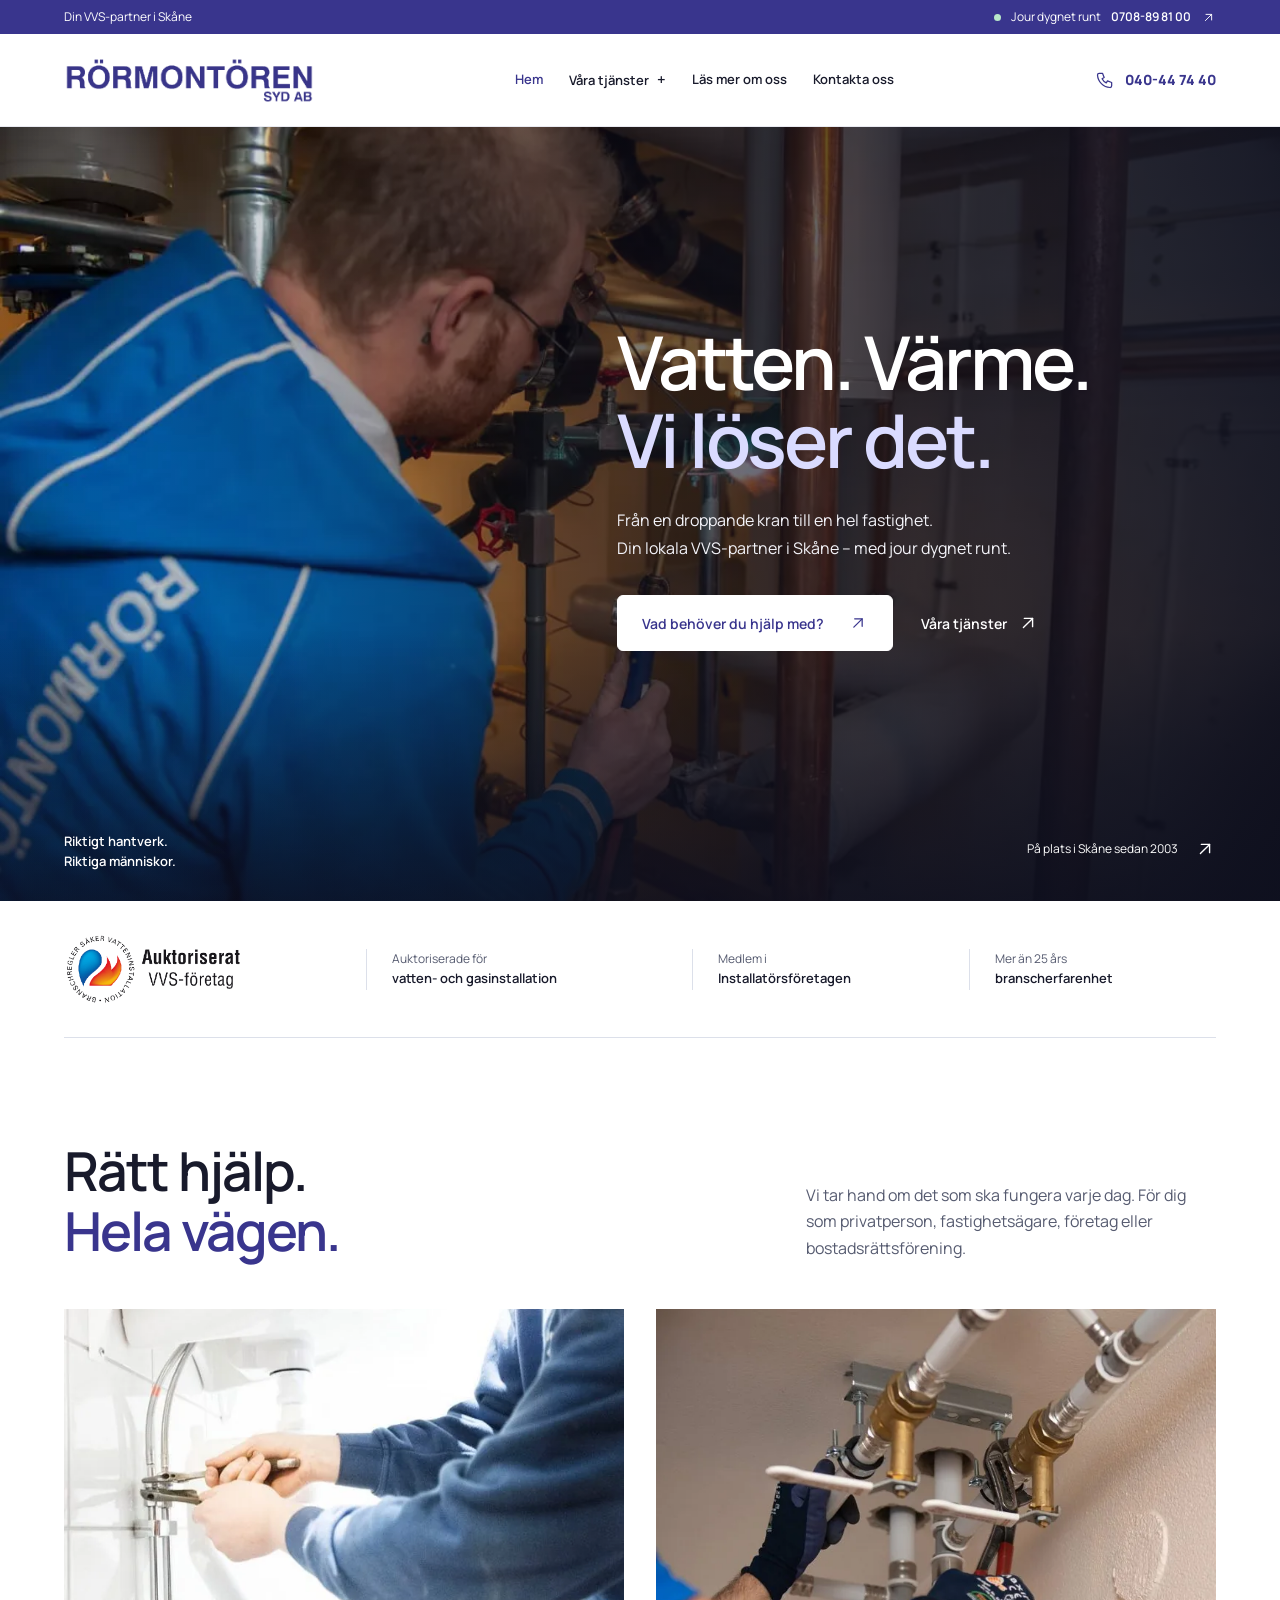
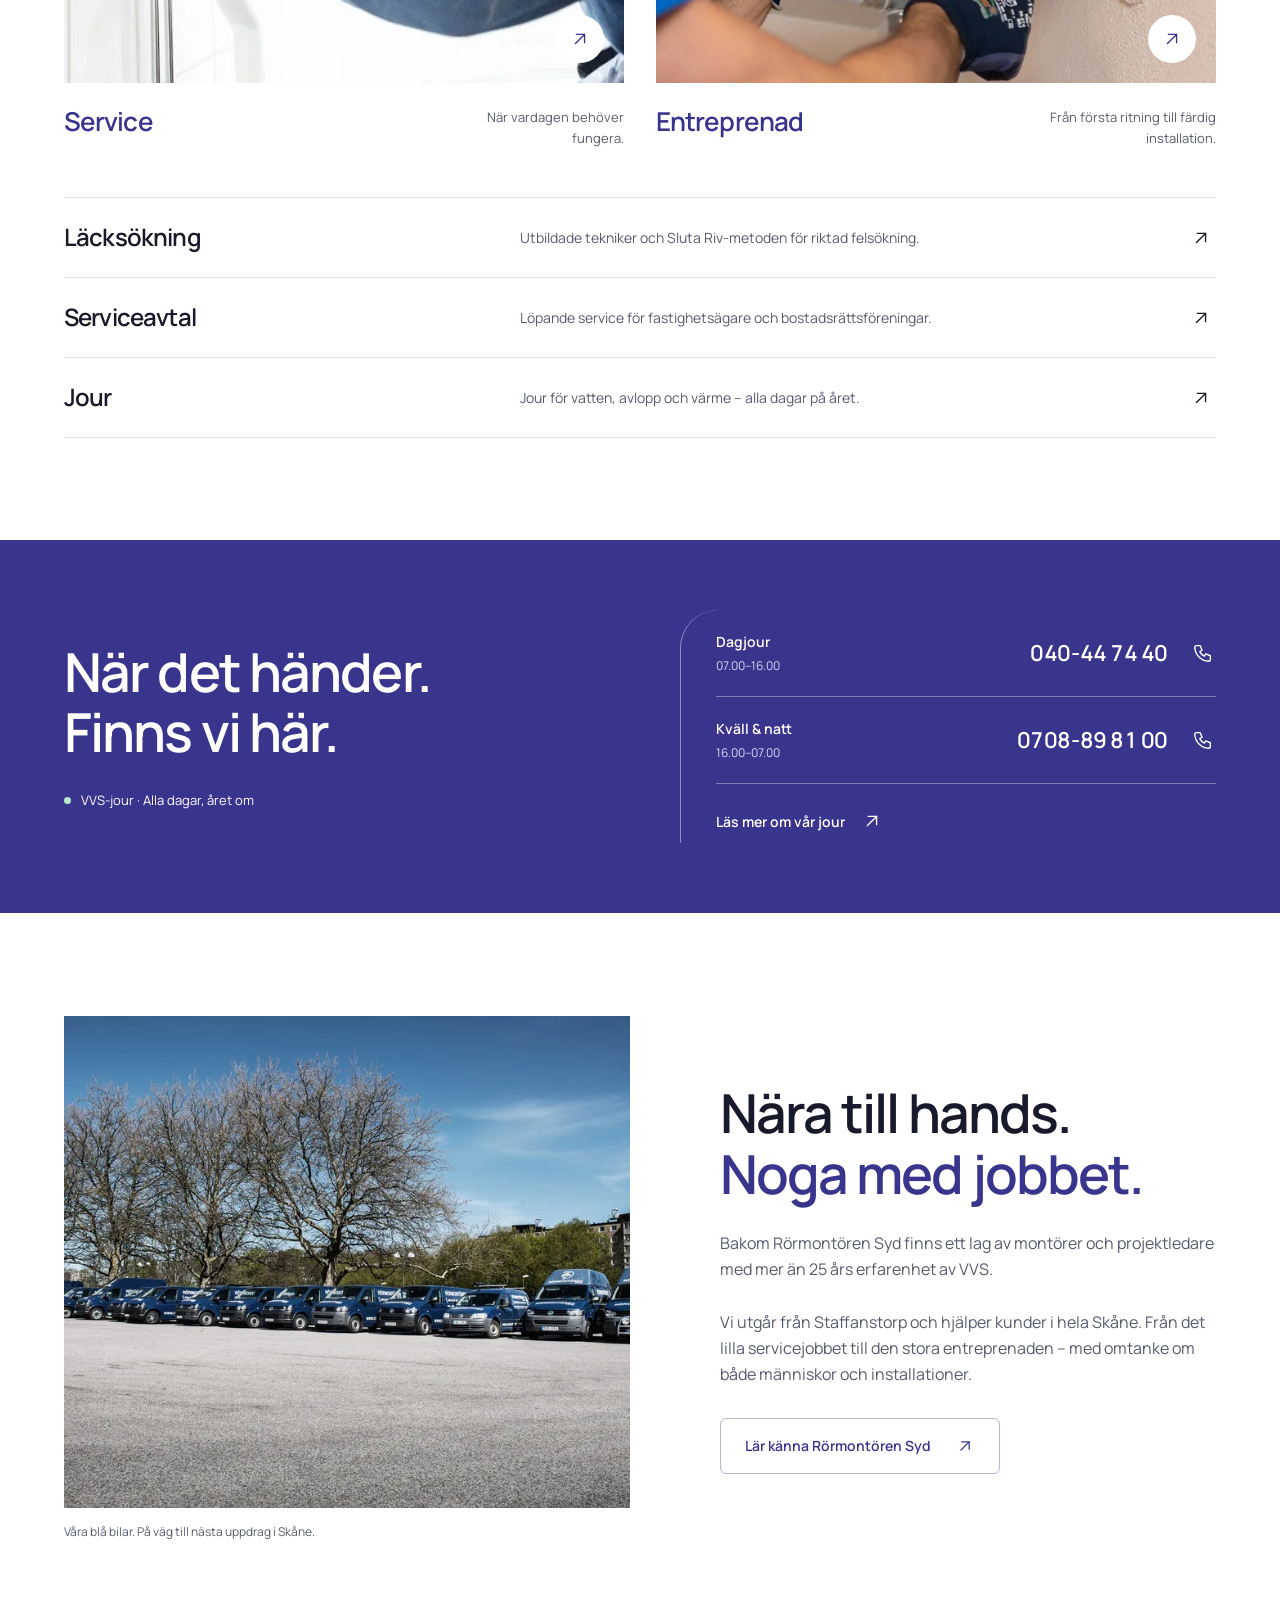
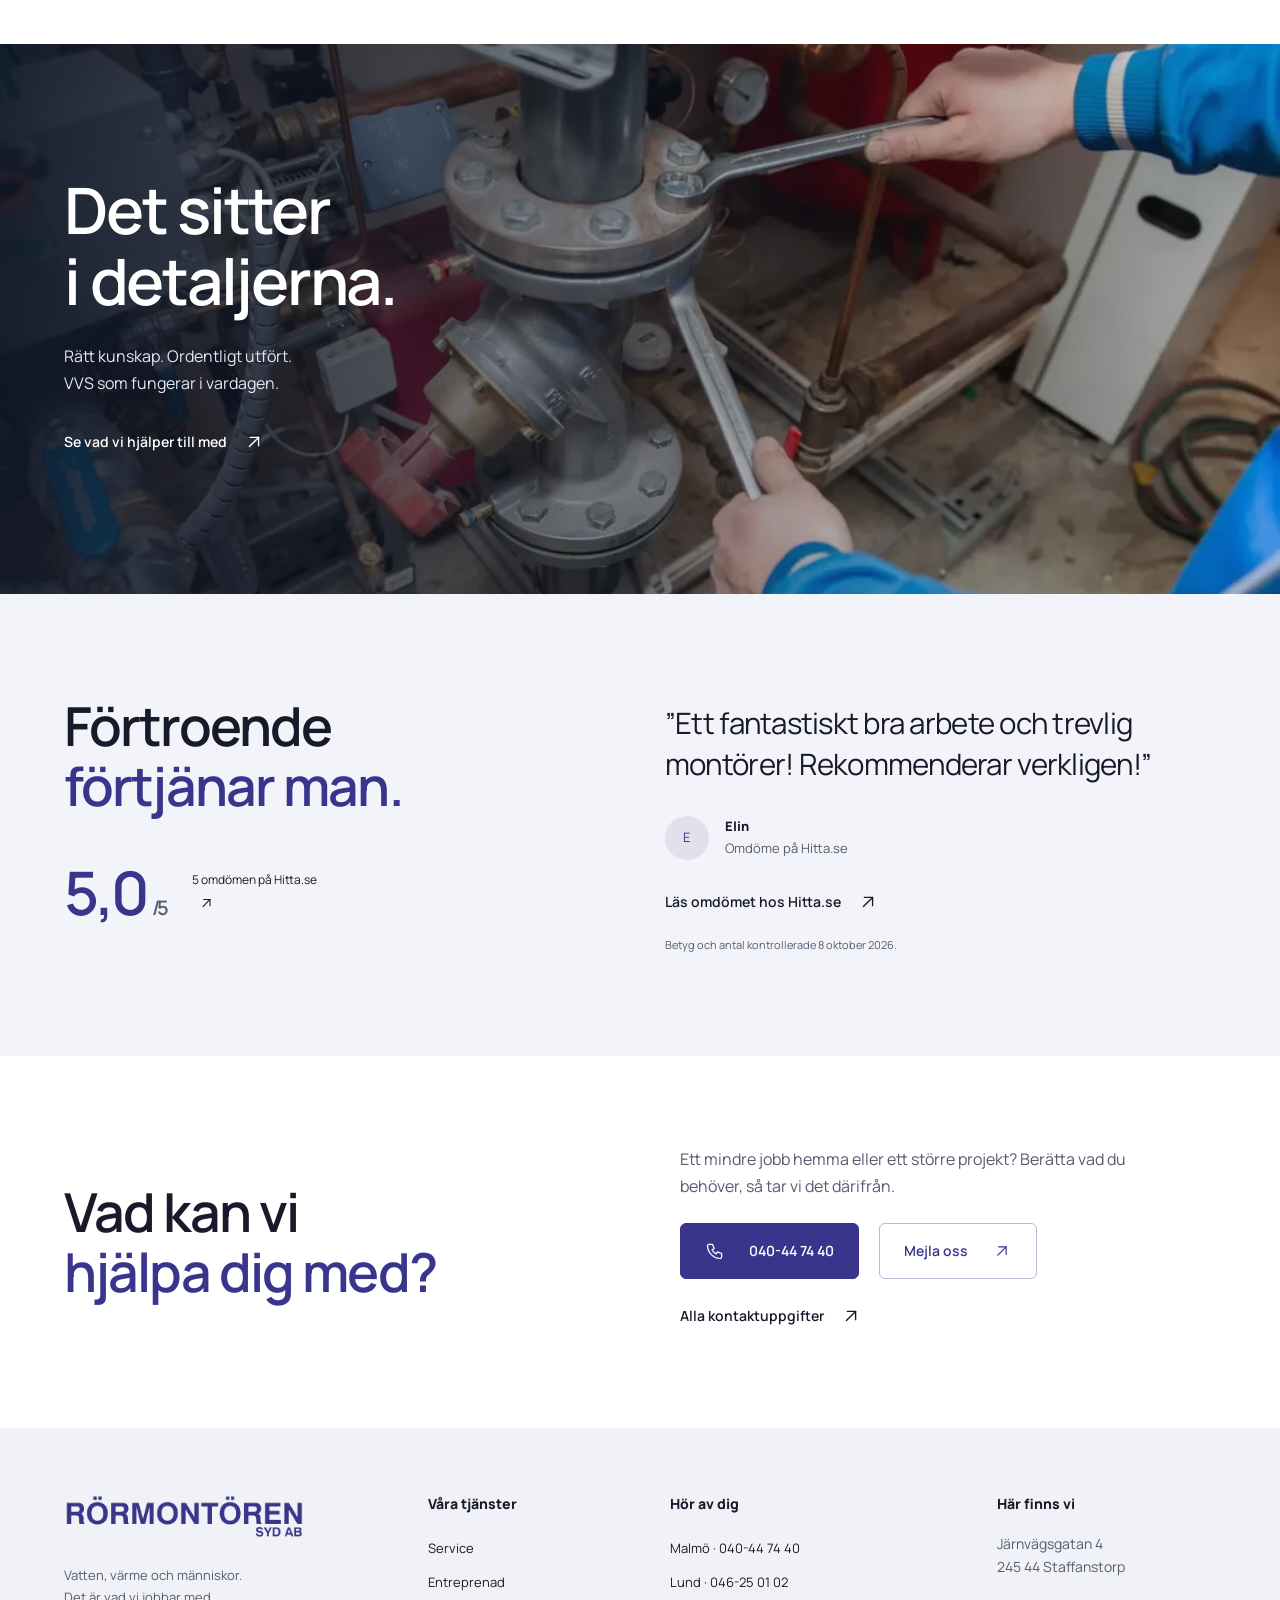
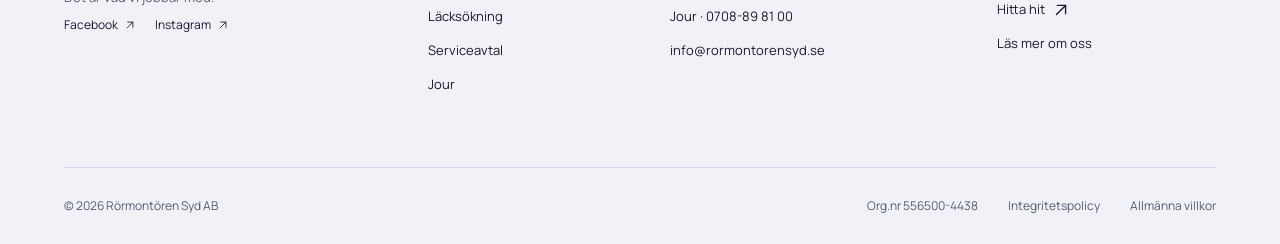
<file: index.html>
<!doctype html><html lang="sv"><head><meta charset="utf-8"><meta name="viewport" content="width=device-width, initial-scale=1"><title>VVS i Skåne – service, entreprenad & jour | Rörmontören Syd</title><meta name="description" content="Rörmontören Syd hjälper dig med VVS-service, installation, läcksökning och jour i Skåne. Kontakta våra montörer i Staffanstorp, Malmö och Lund."><meta name="robots" content="noindex, nofollow"><meta name="theme-color" content="#35358b"><link rel="canonical" href="https://rormontoren-syd-design.carlzzon121.chatgpt.site/"><meta property="og:locale" content="sv_SE"><meta property="og:type" content="website"><meta property="og:title" content="VVS i Skåne – service, entreprenad & jour | Rörmontören Syd"><meta property="og:description" content="Rörmontören Syd hjälper dig med VVS-service, installation, läcksökning och jour i Skåne. Kontakta våra montörer i Staffanstorp, Malmö och Lund."><meta property="og:url" content="https://rormontoren-syd-design.carlzzon121.chatgpt.site/"><meta property="og:image" content="https://rormontoren-syd-design.carlzzon121.chatgpt.site/assets/montor-1200.webp"><link rel="icon" href="assets/favicon.svg" type="image/svg+xml"><link rel="preload" href="assets/manrope-400.ttf" as="font" type="font/ttf" crossorigin><link rel="stylesheet" href="styles.css"><script src="app.js" defer></script><script type="application/ld+json">{"@context":"https://schema.org","@type":"Plumber","name":"Rörmontören Syd AB","url":"https://rormontorensyd.se/","telephone":"+4640447440","email":"info@rormontorensyd.se","address":{"@type":"PostalAddress","streetAddress":"Järnvägsgatan 4","postalCode":"245 44","addressLocality":"Staffanstorp","addressCountry":"SE"},"areaServed":"Skåne","image":"https://rormontoren-syd-design.carlzzon121.chatgpt.site/assets/montor-1200.webp"}</script></head><body><a class="skip" href="#main">Hoppa till innehåll</a>
 <div class="utility"><div class="wrap utility-inner"><span>Din VVS-partner i Skåne</span><a href="jour/index.html"><span class="status-dot" aria-hidden="true"></span>Jour dygnet runt <strong>0708-89 81 00</strong><svg class="icon" aria-hidden="true" viewBox="0 0 24 24">
  <path stroke="none" d="M0 0h24v24H0z" fill="none"/>
  <path d="M17 7l-10 10" />
  <path d="M8 7l9 0l0 9" />
</svg></a></div></div>
 <header class="site-header"><div class="wrap nav-inner"><a href="index.html" class="brand" aria-label="Rörmontören Syd – hem"><img src="assets/logo.webp" width="1000" height="193" alt="Rörmontören Syd AB"></a>
 <nav class="desktop-nav" aria-label="Huvudmeny"><a href="index.html" aria-current="page">Hem</a><details class="nav-dropdown"><summary>Våra tjänster</summary><div class="dropdown"><a href="service/index.html" >Service<svg class="icon" aria-hidden="true" viewBox="0 0 24 24">
  <path stroke="none" d="M0 0h24v24H0z" fill="none"/>
  <path d="M17 7l-10 10" />
  <path d="M8 7l9 0l0 9" />
</svg></a><a href="entreprenad/index.html" >Entreprenad<svg class="icon" aria-hidden="true" viewBox="0 0 24 24">
  <path stroke="none" d="M0 0h24v24H0z" fill="none"/>
  <path d="M17 7l-10 10" />
  <path d="M8 7l9 0l0 9" />
</svg></a><a href="lacksokning/index.html" >Läcksökning<svg class="icon" aria-hidden="true" viewBox="0 0 24 24">
  <path stroke="none" d="M0 0h24v24H0z" fill="none"/>
  <path d="M17 7l-10 10" />
  <path d="M8 7l9 0l0 9" />
</svg></a><a href="serviceavtal-2/index.html" >Serviceavtal<svg class="icon" aria-hidden="true" viewBox="0 0 24 24">
  <path stroke="none" d="M0 0h24v24H0z" fill="none"/>
  <path d="M17 7l-10 10" />
  <path d="M8 7l9 0l0 9" />
</svg></a><a href="jour/index.html" >Jour<svg class="icon" aria-hidden="true" viewBox="0 0 24 24">
  <path stroke="none" d="M0 0h24v24H0z" fill="none"/>
  <path d="M17 7l-10 10" />
  <path d="M8 7l9 0l0 9" />
</svg></a></div></details><a href="om-oss/index.html" >Läs mer om oss</a><a href="kontakt/index.html" >Kontakta oss</a></nav>
 <a class="header-call" href="tel:+4640447440" aria-label="Ring Rörmontören Syd på 040-44 74 40"><svg class="icon" aria-hidden="true" viewBox="0 0 24 24">
  <path stroke="none" d="M0 0h24v24H0z" fill="none"/>
  <path d="M5 4h4l2 5l-2.5 1.5a11 11 0 0 0 5 5l1.5 -2.5l5 2v4a2 2 0 0 1 -2 2a16 16 0 0 1 -15 -15a2 2 0 0 1 2 -2" />
</svg><span>040-44 74 40</span></a><button class="menu-toggle" aria-expanded="false" aria-controls="mobile-nav" aria-label="Öppna menyn"><svg class="icon" aria-hidden="true" viewBox="0 0 24 24">
  <path stroke="none" d="M0 0h24v24H0z" fill="none"/>
  <path d="M4 6l16 0" />
  <path d="M4 12l16 0" />
  <path d="M4 18l16 0" />
</svg><span>Meny</span></button></div>
 <nav id="mobile-nav" class="mobile-nav" aria-label="Mobilmeny" hidden><a href="index.html">Hem</a><details><summary>Våra tjänster</summary><a href="service/index.html">Service</a><a href="entreprenad/index.html">Entreprenad</a><a href="lacksokning/index.html">Läcksökning</a><a href="serviceavtal-2/index.html">Serviceavtal</a><a href="jour/index.html">Jour</a></details><a href="om-oss/index.html">Läs mer om oss</a><a href="kontakt/index.html">Kontakta oss</a><a href="tel:+46708898100">Jour: 0708-89 81 00</a></nav></header><main id="main"><section class="hero" aria-label="VVS i Skåne"><img class="hero-image" src="assets/montor-1200.webp" srcset="assets/montor-480.webp 480w, assets/montor-900.webp 900w, assets/montor-1200.webp 1200w" sizes="100vw" alt="En av Rörmontören Syds montörer arbetar med kopparrör" width="1200" height="800" fetchpriority="high" loading="eager" decoding="async"><div class="hero-shade"></div><div class="wrap hero-inner"><div class="hero-copy"><h1>Vatten. Värme.<br><span>Vi löser det.</span></h1><p>Från en droppande kran till en hel fastighet.<br> Din lokala VVS-partner i Skåne – med jour dygnet runt.</p><div class="actions"><a class="button white" href="kontakt/index.html">Vad behöver du hjälp med?<svg class="icon" aria-hidden="true" viewBox="0 0 24 24">
  <path stroke="none" d="M0 0h24v24H0z" fill="none"/>
  <path d="M17 7l-10 10" />
  <path d="M8 7l9 0l0 9" />
</svg></a><a class="hero-link" href="#tjanster">Våra tjänster<svg class="icon" aria-hidden="true" viewBox="0 0 24 24">
  <path stroke="none" d="M0 0h24v24H0z" fill="none"/>
  <path d="M17 7l-10 10" />
  <path d="M8 7l9 0l0 9" />
</svg></a></div></div><div class="hero-caption"><span>Riktigt hantverk.<br>Riktiga människor.</span><a href="om-oss/index.html">På plats i Skåne sedan 2003<svg class="icon" aria-hidden="true" viewBox="0 0 24 24">
  <path stroke="none" d="M0 0h24v24H0z" fill="none"/>
  <path d="M17 7l-10 10" />
  <path d="M8 7l9 0l0 9" />
</svg></a></div></div></section>
 <div class="trust-strip wrap"><div><img src="assets/saker-vatten.webp" alt="Auktoriserat VVS-företag – Säker Vatten" width="600" height="244"></div><p>Auktoriserade för<br><strong>vatten- och gasinstallation</strong></p><p>Medlem i<br><strong>Installatörsföretagen</strong></p><p>Mer än 25 års<br><strong>branscherfarenhet</strong></p></div>
 <section id="tjanster" class="section wrap"><div class="section-heading"><h2>Rätt hjälp.<br><span>Hela vägen.</span></h2><p>Vi tar hand om det som ska fungera varje dag. För dig som privatperson, fastighetsägare, företag eller bostadsrättsförening.</p></div><div class="service-features"><a class="service-feature" href="service/index.html"><div class="image-wrap"><img class="" src="assets/service-667.webp" srcset="assets/service-480.webp 480w, assets/service-667.webp 667w" sizes="(max-width: 700px) 100vw, 50vw" alt="Installation, reparation och underhåll för hem och fastigheter." width="667" height="445" loading="lazy" decoding="async"><span class="image-arrow"><svg class="icon" aria-hidden="true" viewBox="0 0 24 24">
  <path stroke="none" d="M0 0h24v24H0z" fill="none"/>
  <path d="M17 7l-10 10" />
  <path d="M8 7l9 0l0 9" />
</svg></span></div><div class="feature-title"><h3>Service</h3><p>När vardagen behöver fungera.</p></div></a><a class="service-feature" href="entreprenad/index.html"><div class="image-wrap"><img class="" src="assets/entreprenad-761.webp" srcset="assets/entreprenad-480.webp 480w, assets/entreprenad-761.webp 761w" sizes="(max-width: 700px) 100vw, 50vw" alt="En VVS-partner för nybyggnation, ombyggnad och större projekt." width="761" height="508" loading="lazy" decoding="async"><span class="image-arrow"><svg class="icon" aria-hidden="true" viewBox="0 0 24 24">
  <path stroke="none" d="M0 0h24v24H0z" fill="none"/>
  <path d="M17 7l-10 10" />
  <path d="M8 7l9 0l0 9" />
</svg></span></div><div class="feature-title"><h3>Entreprenad</h3><p>Från första ritning till färdig installation.</p></div></a></div><div class="service-rows"><a href="lacksokning/index.html"><h3>Läcksökning</h3><p>Utbildade tekniker och Sluta Riv-metoden för riktad felsökning.</p><svg class="icon" aria-hidden="true" viewBox="0 0 24 24">
  <path stroke="none" d="M0 0h24v24H0z" fill="none"/>
  <path d="M17 7l-10 10" />
  <path d="M8 7l9 0l0 9" />
</svg></a><a href="serviceavtal-2/index.html"><h3>Serviceavtal</h3><p>Löpande service för fastighetsägare och bostadsrättsföreningar.</p><svg class="icon" aria-hidden="true" viewBox="0 0 24 24">
  <path stroke="none" d="M0 0h24v24H0z" fill="none"/>
  <path d="M17 7l-10 10" />
  <path d="M8 7l9 0l0 9" />
</svg></a><a href="jour/index.html"><h3>Jour</h3><p>Jour för vatten, avlopp och värme – alla dagar på året.</p><svg class="icon" aria-hidden="true" viewBox="0 0 24 24">
  <path stroke="none" d="M0 0h24v24H0z" fill="none"/>
  <path d="M17 7l-10 10" />
  <path d="M8 7l9 0l0 9" />
</svg></a></div></section>
 <section class="emergency"><div class="wrap emergency-inner"><div><span class="availability"><span class="status-dot" aria-hidden="true"></span>VVS-jour · Alla dagar, året om</span><h2>När det händer.<br>Finns vi här.</h2></div><div class="jour-path"><a href="tel:+4640447440"><span>Dagjour <small>07.00–16.00</small></span><strong>040-44 74 40</strong><svg class="icon" aria-hidden="true" viewBox="0 0 24 24">
  <path stroke="none" d="M0 0h24v24H0z" fill="none"/>
  <path d="M5 4h4l2 5l-2.5 1.5a11 11 0 0 0 5 5l1.5 -2.5l5 2v4a2 2 0 0 1 -2 2a16 16 0 0 1 -15 -15a2 2 0 0 1 2 -2" />
</svg></a><a href="tel:+46708898100"><span>Kväll & natt <small>16.00–07.00</small></span><strong>0708-89 81 00</strong><svg class="icon" aria-hidden="true" viewBox="0 0 24 24">
  <path stroke="none" d="M0 0h24v24H0z" fill="none"/>
  <path d="M5 4h4l2 5l-2.5 1.5a11 11 0 0 0 5 5l1.5 -2.5l5 2v4a2 2 0 0 1 -2 2a16 16 0 0 1 -15 -15a2 2 0 0 1 2 -2" />
</svg></a><a class="text-link" href="jour/index.html">Läs mer om vår jour<svg class="icon" aria-hidden="true" viewBox="0 0 24 24">
  <path stroke="none" d="M0 0h24v24H0z" fill="none"/>
  <path d="M17 7l-10 10" />
  <path d="M8 7l9 0l0 9" />
</svg></a></div></div></section>
 <section class="section wrap about-preview"><div class="about-images"><img class="fleet" src="assets/fordon-1600.webp" srcset="assets/fordon-480.webp 480w, assets/fordon-900.webp 900w, assets/fordon-1600.webp 1600w" sizes="(max-width: 700px) 100vw, 55vw" alt="Rörmontören Syds blå servicebilar" width="2000" height="1334" loading="lazy" decoding="async"><div class="image-note">Våra blå bilar. På väg till nästa uppdrag i Skåne.</div></div><div class="about-copy"><h2>Nära till hands.<br><span>Noga med jobbet.</span></h2><p>Bakom Rörmontören Syd finns ett lag av montörer och projektledare med mer än 25 års erfarenhet av VVS.</p><p>Vi utgår från Staffanstorp och hjälper kunder i hela Skåne. Från det lilla servicejobbet till den stora entreprenaden – med omtanke om både människor och installationer.</p><a class="button outline" href="om-oss/index.html">Lär känna Rörmontören Syd<svg class="icon" aria-hidden="true" viewBox="0 0 24 24">
  <path stroke="none" d="M0 0h24v24H0z" fill="none"/>
  <path d="M17 7l-10 10" />
  <path d="M8 7l9 0l0 9" />
</svg></a></div></section>
 <section class="craft-band"><img class="" src="assets/installation-1200.webp" srcset="assets/installation-480.webp 480w, assets/installation-900.webp 900w, assets/installation-1200.webp 1200w" sizes="100vw" alt="Montör justerar en installation i en teknikcentral" width="1200" height="800" loading="lazy" decoding="async"><div class="wrap craft-content"><h2>Det sitter<br>i detaljerna.</h2><p>Rätt kunskap. Ordentligt utfört.<br>VVS som fungerar i vardagen.</p><a class="text-link" href="entreprenad/index.html">Se vad vi hjälper till med<svg class="icon" aria-hidden="true" viewBox="0 0 24 24">
  <path stroke="none" d="M0 0h24v24H0z" fill="none"/>
  <path d="M17 7l-10 10" />
  <path d="M8 7l9 0l0 9" />
</svg></a></div></section>
 <section class="section review-section"><div class="wrap review-layout"><div><h2>Förtroende<br><span>förtjänar man.</span></h2><a class="rating" href="https://www.hitta.se/verksamhet/rormontoren-syd-ab-aotfhjkng" target="_blank" rel="noopener noreferrer"><strong>5,0<span>/5</span></strong><span>5 omdömen på Hitta.se<svg class="icon" aria-hidden="true" viewBox="0 0 24 24">
  <path stroke="none" d="M0 0h24v24H0z" fill="none"/>
  <path d="M17 7l-10 10" />
  <path d="M8 7l9 0l0 9" />
</svg></span></a></div><figure><blockquote>”Ett fantastiskt bra arbete och trevlig montörer! Rekommenderar verkligen!”</blockquote><figcaption><span class="review-avatar" aria-hidden="true">E</span><div><strong>Elin</strong><span>Omdöme på Hitta.se</span></div></figcaption><a class="text-link" href="https://www.hitta.se/verksamhet/rormontoren-syd-ab-aotfhjkng" target="_blank" rel="noopener noreferrer">Läs omdömet hos Hitta.se<svg class="icon" aria-hidden="true" viewBox="0 0 24 24">
  <path stroke="none" d="M0 0h24v24H0z" fill="none"/>
  <path d="M17 7l-10 10" />
  <path d="M8 7l9 0l0 9" />
</svg></a><small class="review-date">Betyg och antal kontrollerade 8 oktober 2026.</small></figure></div></section>
 <section class="contact-band"><div class="wrap contact-band-inner"><h2>Vad kan vi<br><span>hjälpa dig med?</span></h2><div><p>Ett mindre jobb hemma eller ett större projekt? Berätta vad du behöver, så tar vi det därifrån.</p><div class="actions"><a class="button solid" href="tel:+4640447440"><svg class="icon" aria-hidden="true" viewBox="0 0 24 24">
  <path stroke="none" d="M0 0h24v24H0z" fill="none"/>
  <path d="M5 4h4l2 5l-2.5 1.5a11 11 0 0 0 5 5l1.5 -2.5l5 2v4a2 2 0 0 1 -2 2a16 16 0 0 1 -15 -15a2 2 0 0 1 2 -2" />
</svg>040-44 74 40</a><a class="button outline" href="mailto:info@rormontorensyd.se">Mejla oss<svg class="icon" aria-hidden="true" viewBox="0 0 24 24">
  <path stroke="none" d="M0 0h24v24H0z" fill="none"/>
  <path d="M17 7l-10 10" />
  <path d="M8 7l9 0l0 9" />
</svg></a></div><a class="text-link" href="kontakt/index.html">Alla kontaktuppgifter<svg class="icon" aria-hidden="true" viewBox="0 0 24 24">
  <path stroke="none" d="M0 0h24v24H0z" fill="none"/>
  <path d="M17 7l-10 10" />
  <path d="M8 7l9 0l0 9" />
</svg></a></div></div></section></main><footer><div class="wrap footer-grid"><div class="footer-brand"><img src="assets/logo.webp" alt="Rörmontören Syd AB" width="1000" height="193"><p>Vatten, värme och människor.<br>Det är vad vi jobbar med.</p><a href="https://www.facebook.com/profile.php?id=100033242960676" target="_blank" rel="noopener noreferrer">Facebook<svg class="icon" aria-hidden="true" viewBox="0 0 24 24">
  <path stroke="none" d="M0 0h24v24H0z" fill="none"/>
  <path d="M17 7l-10 10" />
  <path d="M8 7l9 0l0 9" />
</svg></a><a href="https://www.instagram.com/rormontorensyd/" target="_blank" rel="noopener noreferrer">Instagram<svg class="icon" aria-hidden="true" viewBox="0 0 24 24">
  <path stroke="none" d="M0 0h24v24H0z" fill="none"/>
  <path d="M17 7l-10 10" />
  <path d="M8 7l9 0l0 9" />
</svg></a></div><div><h2>Våra tjänster</h2><a href="service/index.html">Service</a><a href="entreprenad/index.html">Entreprenad</a><a href="lacksokning/index.html">Läcksökning</a><a href="serviceavtal-2/index.html">Serviceavtal</a><a href="jour/index.html">Jour</a></div><div><h2>Hör av dig</h2><a href="tel:+4640447440">Malmö · 040-44 74 40</a><a href="tel:+4646250102">Lund · 046-25 01 02</a><a href="tel:+46708898100">Jour · 0708-89 81 00</a><a href="mailto:info@rormontorensyd.se">info@rormontorensyd.se</a></div><div><h2>Här finns vi</h2><address>Järnvägsgatan 4<br>245 44 Staffanstorp</address><a href="https://www.google.com/maps/search/?api=1&query=J%C3%A4rnv%C3%A4gsgatan+4+245+44+Staffanstorp" target="_blank" rel="noopener noreferrer">Hitta hit<svg class="icon" aria-hidden="true" viewBox="0 0 24 24">
  <path stroke="none" d="M0 0h24v24H0z" fill="none"/>
  <path d="M17 7l-10 10" />
  <path d="M8 7l9 0l0 9" />
</svg></a><a href="om-oss/index.html">Läs mer om oss</a></div></div><div class="wrap footer-bottom"><span>© 2026 Rörmontören Syd AB</span><span>Org.nr 556500-4438</span><a href="integritetspolicy/index.html">Integritetspolicy</a><a href="allmanna-villkor/index.html">Allmänna villkor</a></div></footer></body></html>
</file>
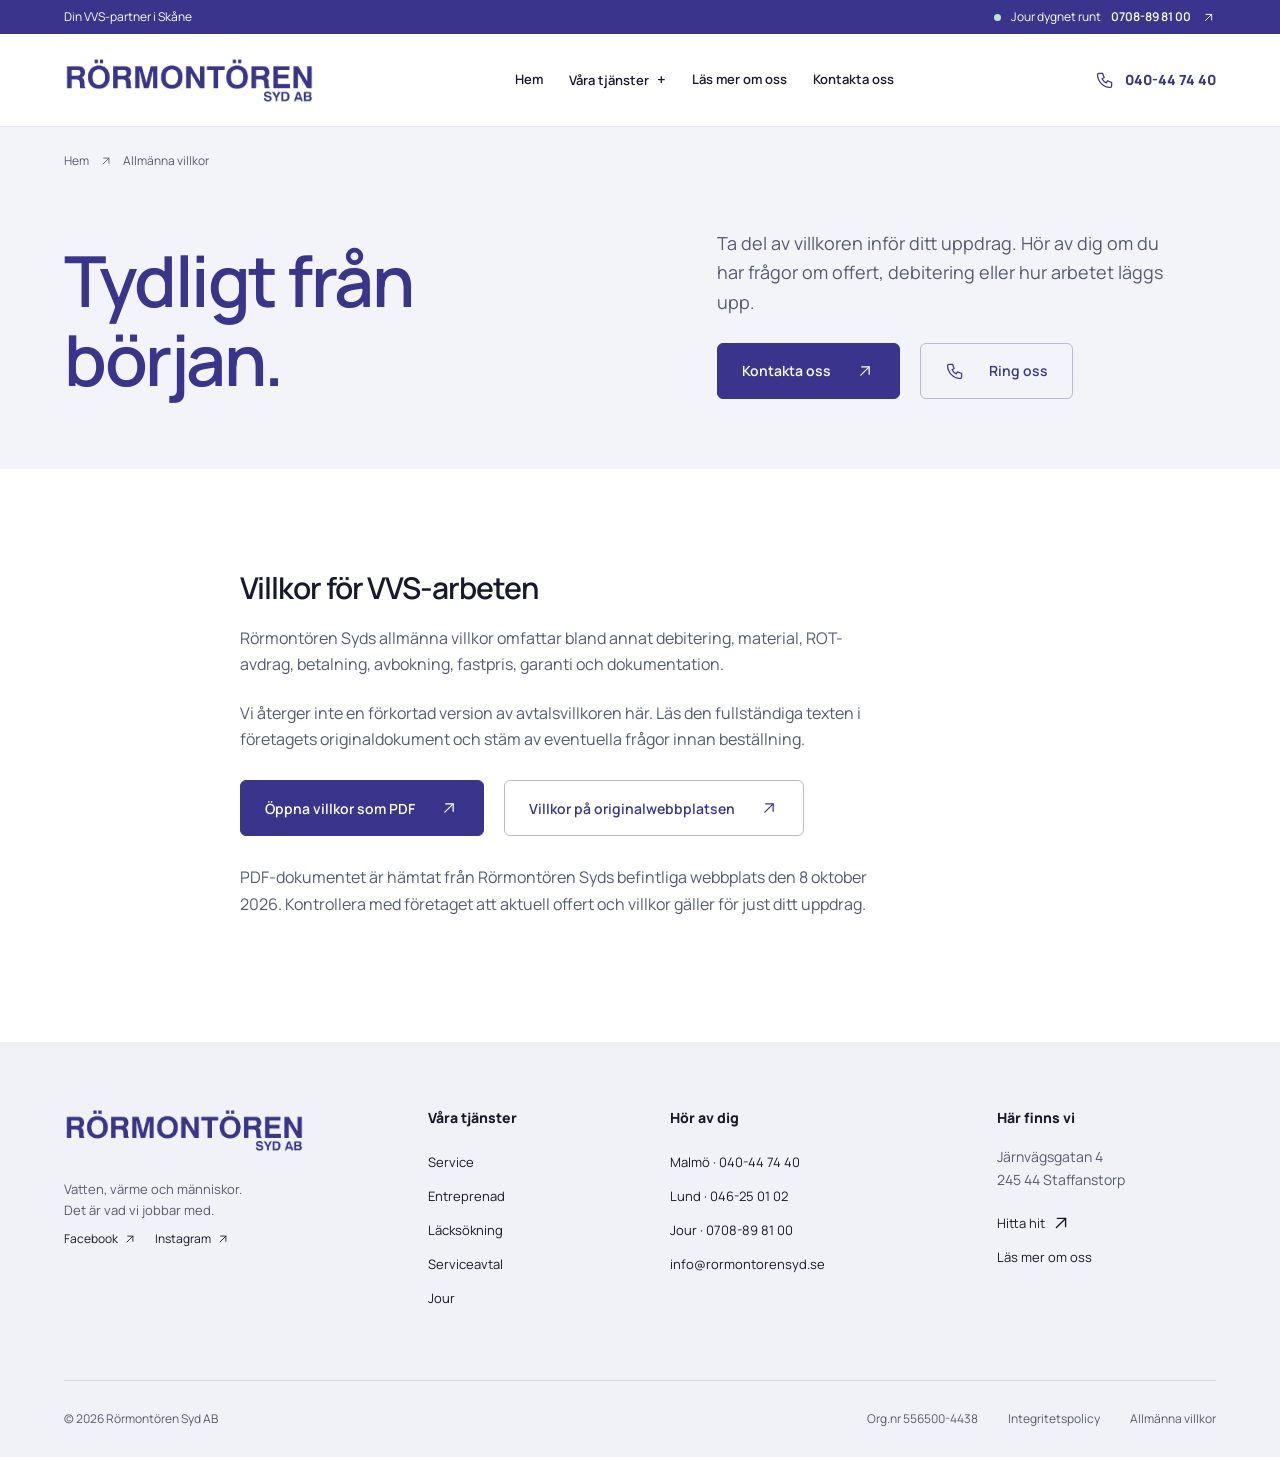
<file: allmanna-villkor/index.html>
<!doctype html><html lang="sv"><head><meta charset="utf-8"><meta name="viewport" content="width=device-width, initial-scale=1"><title>Allmänna villkor | Rörmontören Syd</title><meta name="description" content="Läs Rörmontören Syds fullständiga allmänna villkor inför beställning av VVS-arbeten."><meta name="robots" content="noindex, nofollow"><meta name="theme-color" content="#35358b"><link rel="canonical" href="https://rormontoren-syd-design.carlzzon121.chatgpt.site/allmanna-villkor/"><meta property="og:locale" content="sv_SE"><meta property="og:type" content="website"><meta property="og:title" content="Allmänna villkor | Rörmontören Syd"><meta property="og:description" content="Läs Rörmontören Syds fullständiga allmänna villkor inför beställning av VVS-arbeten."><meta property="og:url" content="https://rormontoren-syd-design.carlzzon121.chatgpt.site/allmanna-villkor/"><meta property="og:image" content="https://rormontoren-syd-design.carlzzon121.chatgpt.site/assets/montor-1200.webp"><link rel="icon" href="../assets/favicon.svg" type="image/svg+xml"><link rel="preload" href="../assets/manrope-400.ttf" as="font" type="font/ttf" crossorigin><link rel="stylesheet" href="../styles.css"><script src="../app.js" defer></script><script type="application/ld+json">{"@context":"https://schema.org","@type":"Plumber","name":"Rörmontören Syd AB","url":"https://rormontorensyd.se/","telephone":"+4640447440","email":"info@rormontorensyd.se","address":{"@type":"PostalAddress","streetAddress":"Järnvägsgatan 4","postalCode":"245 44","addressLocality":"Staffanstorp","addressCountry":"SE"},"areaServed":"Skåne","image":"https://rormontoren-syd-design.carlzzon121.chatgpt.site/assets/montor-1200.webp"}</script></head><body><a class="skip" href="#main">Hoppa till innehåll</a>
 <div class="utility"><div class="wrap utility-inner"><span>Din VVS-partner i Skåne</span><a href="../jour/index.html"><span class="status-dot" aria-hidden="true"></span>Jour dygnet runt <strong>0708-89 81 00</strong><svg class="icon" aria-hidden="true" viewBox="0 0 24 24">
  <path stroke="none" d="M0 0h24v24H0z" fill="none"/>
  <path d="M17 7l-10 10" />
  <path d="M8 7l9 0l0 9" />
</svg></a></div></div>
 <header class="site-header"><div class="wrap nav-inner"><a href="../index.html" class="brand" aria-label="Rörmontören Syd – hem"><img src="../assets/logo.webp" width="1000" height="193" alt="Rörmontören Syd AB"></a>
 <nav class="desktop-nav" aria-label="Huvudmeny"><a href="../index.html" >Hem</a><details class="nav-dropdown"><summary>Våra tjänster</summary><div class="dropdown"><a href="../service/index.html" >Service<svg class="icon" aria-hidden="true" viewBox="0 0 24 24">
  <path stroke="none" d="M0 0h24v24H0z" fill="none"/>
  <path d="M17 7l-10 10" />
  <path d="M8 7l9 0l0 9" />
</svg></a><a href="../entreprenad/index.html" >Entreprenad<svg class="icon" aria-hidden="true" viewBox="0 0 24 24">
  <path stroke="none" d="M0 0h24v24H0z" fill="none"/>
  <path d="M17 7l-10 10" />
  <path d="M8 7l9 0l0 9" />
</svg></a><a href="../lacksokning/index.html" >Läcksökning<svg class="icon" aria-hidden="true" viewBox="0 0 24 24">
  <path stroke="none" d="M0 0h24v24H0z" fill="none"/>
  <path d="M17 7l-10 10" />
  <path d="M8 7l9 0l0 9" />
</svg></a><a href="../serviceavtal-2/index.html" >Serviceavtal<svg class="icon" aria-hidden="true" viewBox="0 0 24 24">
  <path stroke="none" d="M0 0h24v24H0z" fill="none"/>
  <path d="M17 7l-10 10" />
  <path d="M8 7l9 0l0 9" />
</svg></a><a href="../jour/index.html" >Jour<svg class="icon" aria-hidden="true" viewBox="0 0 24 24">
  <path stroke="none" d="M0 0h24v24H0z" fill="none"/>
  <path d="M17 7l-10 10" />
  <path d="M8 7l9 0l0 9" />
</svg></a></div></details><a href="../om-oss/index.html" >Läs mer om oss</a><a href="../kontakt/index.html" >Kontakta oss</a></nav>
 <a class="header-call" href="tel:+4640447440" aria-label="Ring Rörmontören Syd på 040-44 74 40"><svg class="icon" aria-hidden="true" viewBox="0 0 24 24">
  <path stroke="none" d="M0 0h24v24H0z" fill="none"/>
  <path d="M5 4h4l2 5l-2.5 1.5a11 11 0 0 0 5 5l1.5 -2.5l5 2v4a2 2 0 0 1 -2 2a16 16 0 0 1 -15 -15a2 2 0 0 1 2 -2" />
</svg><span>040-44 74 40</span></a><button class="menu-toggle" aria-expanded="false" aria-controls="mobile-nav" aria-label="Öppna menyn"><svg class="icon" aria-hidden="true" viewBox="0 0 24 24">
  <path stroke="none" d="M0 0h24v24H0z" fill="none"/>
  <path d="M4 6l16 0" />
  <path d="M4 12l16 0" />
  <path d="M4 18l16 0" />
</svg><span>Meny</span></button></div>
 <nav id="mobile-nav" class="mobile-nav" aria-label="Mobilmeny" hidden><a href="../index.html">Hem</a><details><summary>Våra tjänster</summary><a href="../service/index.html">Service</a><a href="../entreprenad/index.html">Entreprenad</a><a href="../lacksokning/index.html">Läcksökning</a><a href="../serviceavtal-2/index.html">Serviceavtal</a><a href="../jour/index.html">Jour</a></details><a href="../om-oss/index.html">Läs mer om oss</a><a href="../kontakt/index.html">Kontakta oss</a><a href="tel:+46708898100">Jour: 0708-89 81 00</a></nav></header><main id="main"><section class="page-intro"><div class="wrap"><nav class="breadcrumb" aria-label="Brödsmulor"><a href="../index.html">Hem</a><svg class="icon" aria-hidden="true" viewBox="0 0 24 24">
  <path stroke="none" d="M0 0h24v24H0z" fill="none"/>
  <path d="M17 7l-10 10" />
  <path d="M8 7l9 0l0 9" />
</svg><span aria-current="page">Allmänna villkor</span></nav><div class="intro-layout"><h1>Tydligt från början.</h1><div><p>Ta del av villkoren inför ditt uppdrag. Hör av dig om du har frågor om offert, debitering eller hur arbetet läggs upp.</p><div class="actions"><a class="button solid" href="../kontakt/index.html">Kontakta oss<svg class="icon" aria-hidden="true" viewBox="0 0 24 24">
  <path stroke="none" d="M0 0h24v24H0z" fill="none"/>
  <path d="M17 7l-10 10" />
  <path d="M8 7l9 0l0 9" />
</svg></a><a class="button outline" href="tel:+4640447440"><svg class="icon" aria-hidden="true" viewBox="0 0 24 24">
  <path stroke="none" d="M0 0h24v24H0z" fill="none"/>
  <path d="M5 4h4l2 5l-2.5 1.5a11 11 0 0 0 5 5l1.5 -2.5l5 2v4a2 2 0 0 1 -2 2a16 16 0 0 1 -15 -15a2 2 0 0 1 2 -2" />
</svg>Ring oss</a></div></div></div></div></section><section class="section wrap legal"><h2>Villkor för VVS-arbeten</h2><p>Rörmontören Syds allmänna villkor omfattar bland annat debitering, material, ROT-avdrag, betalning, avbokning, fastpris, garanti och dokumentation.</p><p>Vi återger inte en förkortad version av avtalsvillkoren här. Läs den fullständiga texten i företagets originaldokument och stäm av eventuella frågor innan beställning.</p><div class="actions"><a class="button solid" href="../assets/allmanna-villkor.pdf">Öppna villkor som PDF<svg class="icon" aria-hidden="true" viewBox="0 0 24 24">
  <path stroke="none" d="M0 0h24v24H0z" fill="none"/>
  <path d="M17 7l-10 10" />
  <path d="M8 7l9 0l0 9" />
</svg></a><a class="button outline" href="https://rormontorensyd.se/allmanna-villkor/">Villkor på originalwebbplatsen<svg class="icon" aria-hidden="true" viewBox="0 0 24 24">
  <path stroke="none" d="M0 0h24v24H0z" fill="none"/>
  <path d="M17 7l-10 10" />
  <path d="M8 7l9 0l0 9" />
</svg></a></div><p>PDF-dokumentet är hämtat från Rörmontören Syds befintliga webbplats den 8 oktober 2026. Kontrollera med företaget att aktuell offert och villkor gäller för just ditt uppdrag.</p></section></main><footer><div class="wrap footer-grid"><div class="footer-brand"><img src="../assets/logo.webp" alt="Rörmontören Syd AB" width="1000" height="193"><p>Vatten, värme och människor.<br>Det är vad vi jobbar med.</p><a href="https://www.facebook.com/profile.php?id=100033242960676" target="_blank" rel="noopener noreferrer">Facebook<svg class="icon" aria-hidden="true" viewBox="0 0 24 24">
  <path stroke="none" d="M0 0h24v24H0z" fill="none"/>
  <path d="M17 7l-10 10" />
  <path d="M8 7l9 0l0 9" />
</svg></a><a href="https://www.instagram.com/rormontorensyd/" target="_blank" rel="noopener noreferrer">Instagram<svg class="icon" aria-hidden="true" viewBox="0 0 24 24">
  <path stroke="none" d="M0 0h24v24H0z" fill="none"/>
  <path d="M17 7l-10 10" />
  <path d="M8 7l9 0l0 9" />
</svg></a></div><div><h2>Våra tjänster</h2><a href="../service/index.html">Service</a><a href="../entreprenad/index.html">Entreprenad</a><a href="../lacksokning/index.html">Läcksökning</a><a href="../serviceavtal-2/index.html">Serviceavtal</a><a href="../jour/index.html">Jour</a></div><div><h2>Hör av dig</h2><a href="tel:+4640447440">Malmö · 040-44 74 40</a><a href="tel:+4646250102">Lund · 046-25 01 02</a><a href="tel:+46708898100">Jour · 0708-89 81 00</a><a href="mailto:info@rormontorensyd.se">info@rormontorensyd.se</a></div><div><h2>Här finns vi</h2><address>Järnvägsgatan 4<br>245 44 Staffanstorp</address><a href="https://www.google.com/maps/search/?api=1&query=J%C3%A4rnv%C3%A4gsgatan+4+245+44+Staffanstorp" target="_blank" rel="noopener noreferrer">Hitta hit<svg class="icon" aria-hidden="true" viewBox="0 0 24 24">
  <path stroke="none" d="M0 0h24v24H0z" fill="none"/>
  <path d="M17 7l-10 10" />
  <path d="M8 7l9 0l0 9" />
</svg></a><a href="../om-oss/index.html">Läs mer om oss</a></div></div><div class="wrap footer-bottom"><span>© 2026 Rörmontören Syd AB</span><span>Org.nr 556500-4438</span><a href="../integritetspolicy/index.html">Integritetspolicy</a><a href="../allmanna-villkor/index.html">Allmänna villkor</a></div></footer></body></html>
</file>
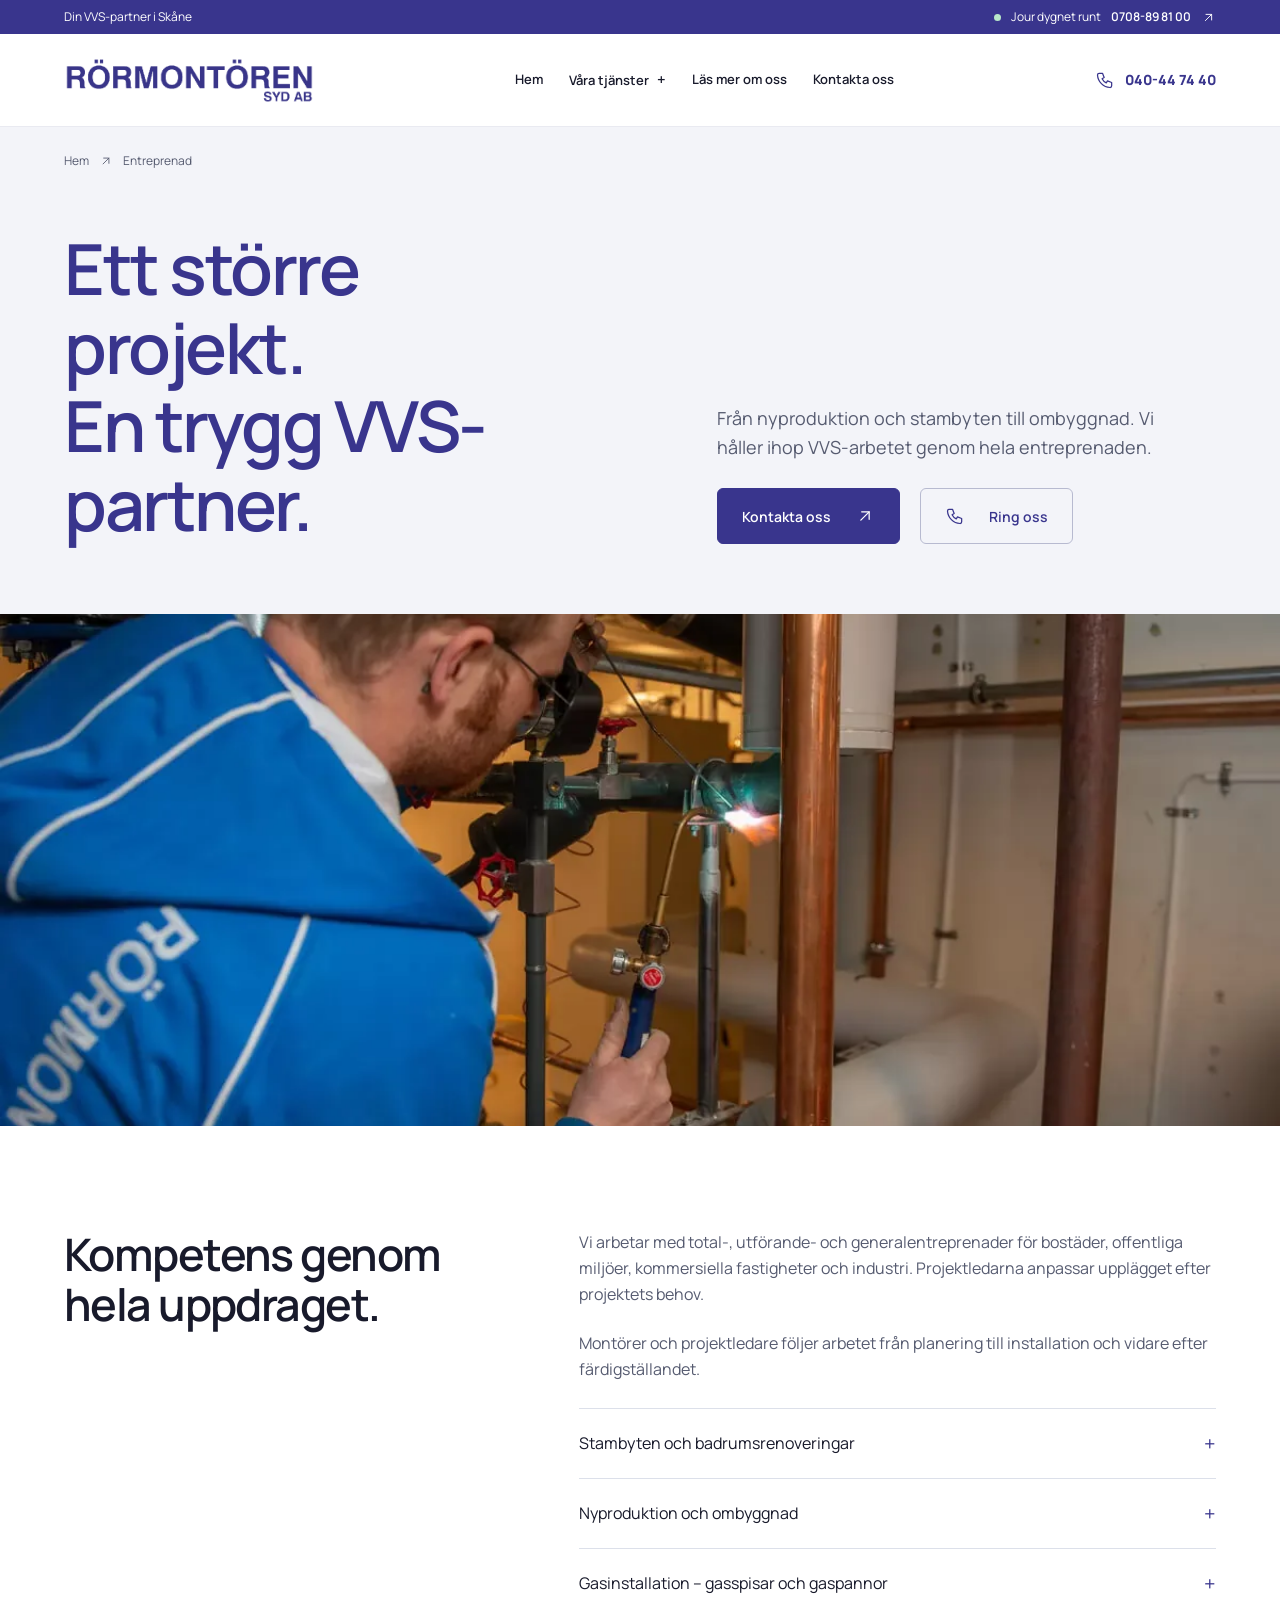
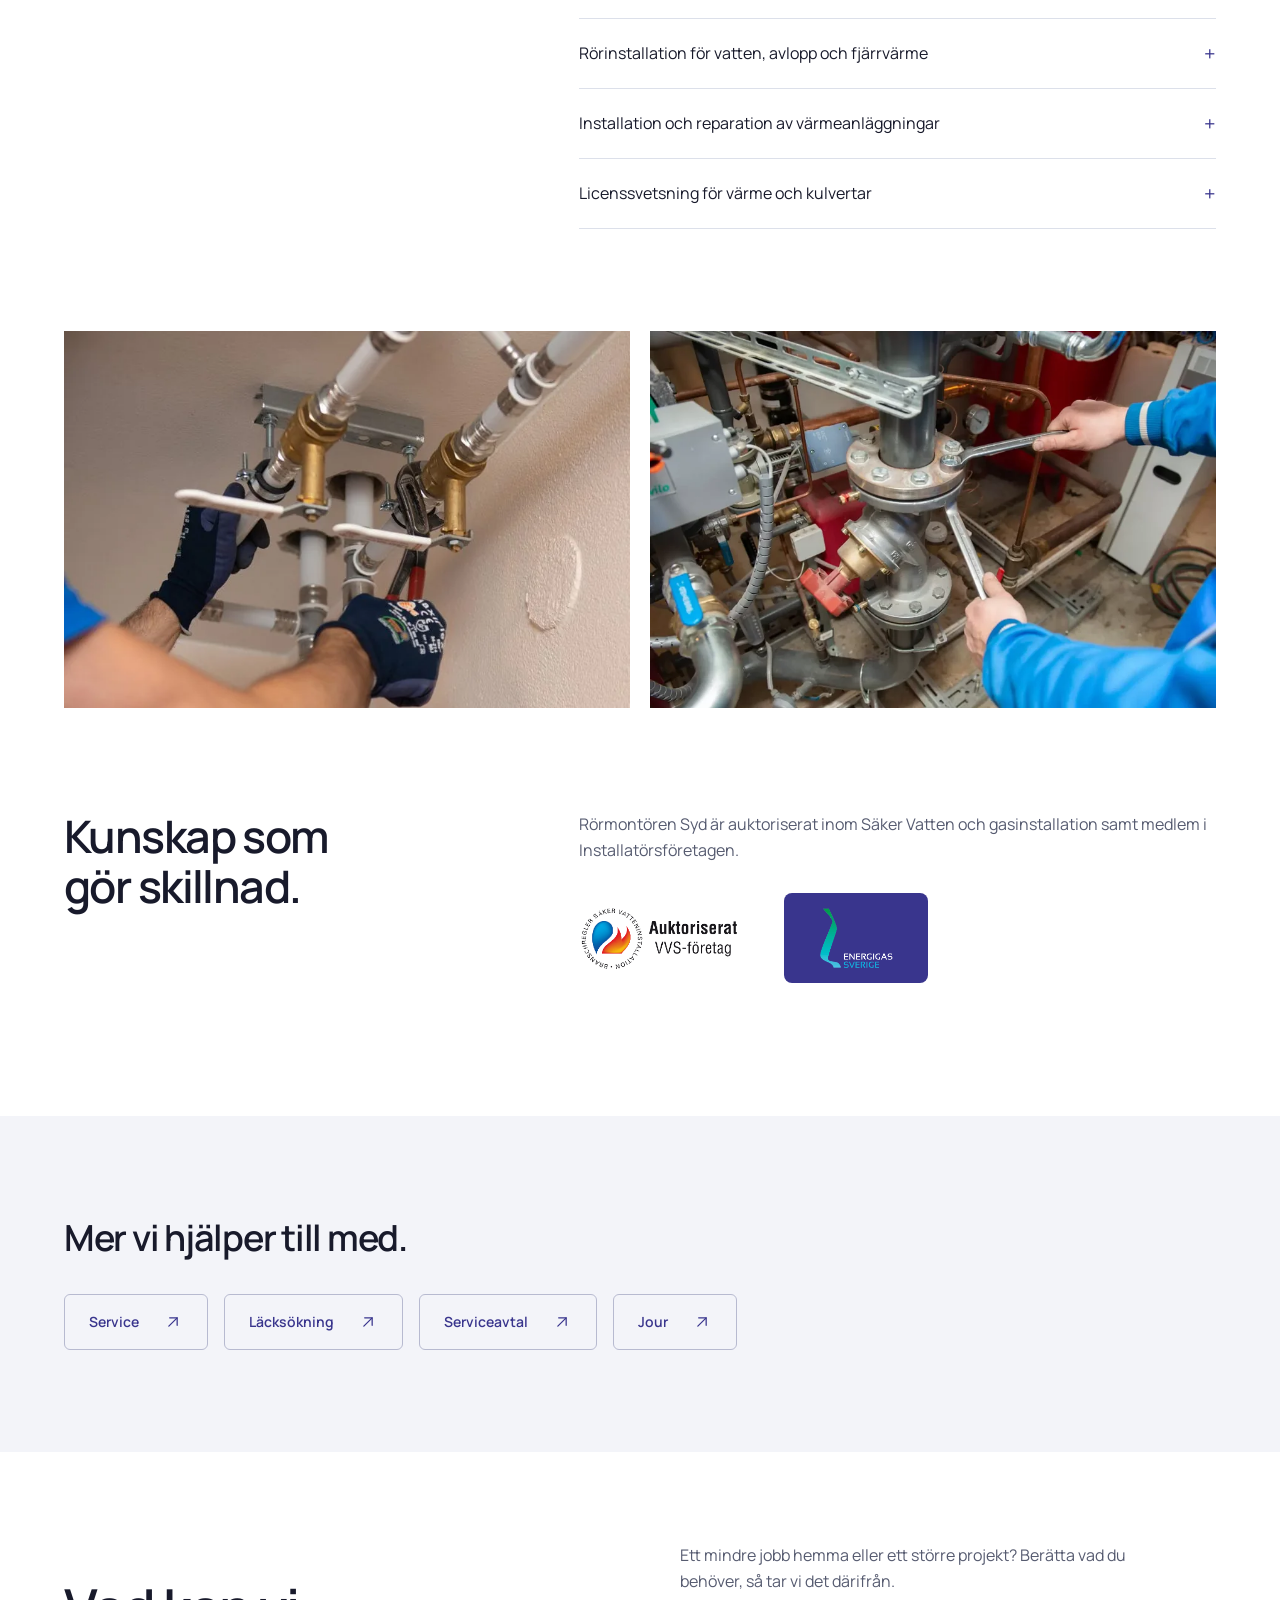
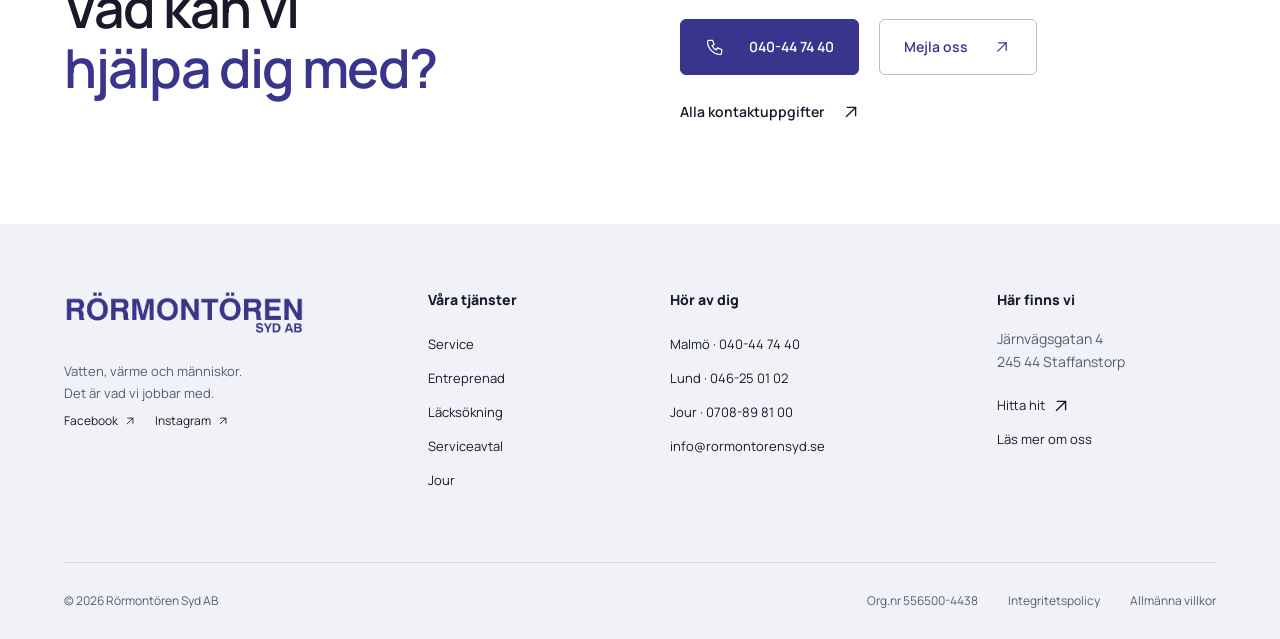
<file: entreprenad/index.html>
<!doctype html><html lang="sv"><head><meta charset="utf-8"><meta name="viewport" content="width=device-width, initial-scale=1"><title>VVS-entreprenad i Skåne | Rörmontören Syd</title><meta name="description" content="VVS-entreprenad för nyproduktion, ombyggnad, stambyten, gasinstallation, värmeanläggningar och licenssvetsning."><meta name="robots" content="noindex, nofollow"><meta name="theme-color" content="#35358b"><link rel="canonical" href="https://rormontoren-syd-design.carlzzon121.chatgpt.site/entreprenad/"><meta property="og:locale" content="sv_SE"><meta property="og:type" content="website"><meta property="og:title" content="VVS-entreprenad i Skåne | Rörmontören Syd"><meta property="og:description" content="VVS-entreprenad för nyproduktion, ombyggnad, stambyten, gasinstallation, värmeanläggningar och licenssvetsning."><meta property="og:url" content="https://rormontoren-syd-design.carlzzon121.chatgpt.site/entreprenad/"><meta property="og:image" content="https://rormontoren-syd-design.carlzzon121.chatgpt.site/assets/montor-1200.webp"><link rel="icon" href="../assets/favicon.svg" type="image/svg+xml"><link rel="preload" href="../assets/manrope-400.ttf" as="font" type="font/ttf" crossorigin><link rel="stylesheet" href="../styles.css"><script src="../app.js" defer></script><script type="application/ld+json">{"@context":"https://schema.org","@type":"Plumber","name":"Rörmontören Syd AB","url":"https://rormontorensyd.se/","telephone":"+4640447440","email":"info@rormontorensyd.se","address":{"@type":"PostalAddress","streetAddress":"Järnvägsgatan 4","postalCode":"245 44","addressLocality":"Staffanstorp","addressCountry":"SE"},"areaServed":"Skåne","image":"https://rormontoren-syd-design.carlzzon121.chatgpt.site/assets/montor-1200.webp"}</script></head><body><a class="skip" href="#main">Hoppa till innehåll</a>
 <div class="utility"><div class="wrap utility-inner"><span>Din VVS-partner i Skåne</span><a href="../jour/index.html"><span class="status-dot" aria-hidden="true"></span>Jour dygnet runt <strong>0708-89 81 00</strong><svg class="icon" aria-hidden="true" viewBox="0 0 24 24">
  <path stroke="none" d="M0 0h24v24H0z" fill="none"/>
  <path d="M17 7l-10 10" />
  <path d="M8 7l9 0l0 9" />
</svg></a></div></div>
 <header class="site-header"><div class="wrap nav-inner"><a href="../index.html" class="brand" aria-label="Rörmontören Syd – hem"><img src="../assets/logo.webp" width="1000" height="193" alt="Rörmontören Syd AB"></a>
 <nav class="desktop-nav" aria-label="Huvudmeny"><a href="../index.html" >Hem</a><details class="nav-dropdown"><summary>Våra tjänster</summary><div class="dropdown"><a href="../service/index.html" >Service<svg class="icon" aria-hidden="true" viewBox="0 0 24 24">
  <path stroke="none" d="M0 0h24v24H0z" fill="none"/>
  <path d="M17 7l-10 10" />
  <path d="M8 7l9 0l0 9" />
</svg></a><a href="../entreprenad/index.html" aria-current="page">Entreprenad<svg class="icon" aria-hidden="true" viewBox="0 0 24 24">
  <path stroke="none" d="M0 0h24v24H0z" fill="none"/>
  <path d="M17 7l-10 10" />
  <path d="M8 7l9 0l0 9" />
</svg></a><a href="../lacksokning/index.html" >Läcksökning<svg class="icon" aria-hidden="true" viewBox="0 0 24 24">
  <path stroke="none" d="M0 0h24v24H0z" fill="none"/>
  <path d="M17 7l-10 10" />
  <path d="M8 7l9 0l0 9" />
</svg></a><a href="../serviceavtal-2/index.html" >Serviceavtal<svg class="icon" aria-hidden="true" viewBox="0 0 24 24">
  <path stroke="none" d="M0 0h24v24H0z" fill="none"/>
  <path d="M17 7l-10 10" />
  <path d="M8 7l9 0l0 9" />
</svg></a><a href="../jour/index.html" >Jour<svg class="icon" aria-hidden="true" viewBox="0 0 24 24">
  <path stroke="none" d="M0 0h24v24H0z" fill="none"/>
  <path d="M17 7l-10 10" />
  <path d="M8 7l9 0l0 9" />
</svg></a></div></details><a href="../om-oss/index.html" >Läs mer om oss</a><a href="../kontakt/index.html" >Kontakta oss</a></nav>
 <a class="header-call" href="tel:+4640447440" aria-label="Ring Rörmontören Syd på 040-44 74 40"><svg class="icon" aria-hidden="true" viewBox="0 0 24 24">
  <path stroke="none" d="M0 0h24v24H0z" fill="none"/>
  <path d="M5 4h4l2 5l-2.5 1.5a11 11 0 0 0 5 5l1.5 -2.5l5 2v4a2 2 0 0 1 -2 2a16 16 0 0 1 -15 -15a2 2 0 0 1 2 -2" />
</svg><span>040-44 74 40</span></a><button class="menu-toggle" aria-expanded="false" aria-controls="mobile-nav" aria-label="Öppna menyn"><svg class="icon" aria-hidden="true" viewBox="0 0 24 24">
  <path stroke="none" d="M0 0h24v24H0z" fill="none"/>
  <path d="M4 6l16 0" />
  <path d="M4 12l16 0" />
  <path d="M4 18l16 0" />
</svg><span>Meny</span></button></div>
 <nav id="mobile-nav" class="mobile-nav" aria-label="Mobilmeny" hidden><a href="../index.html">Hem</a><details><summary>Våra tjänster</summary><a href="../service/index.html">Service</a><a href="../entreprenad/index.html">Entreprenad</a><a href="../lacksokning/index.html">Läcksökning</a><a href="../serviceavtal-2/index.html">Serviceavtal</a><a href="../jour/index.html">Jour</a></details><a href="../om-oss/index.html">Läs mer om oss</a><a href="../kontakt/index.html">Kontakta oss</a><a href="tel:+46708898100">Jour: 0708-89 81 00</a></nav></header><main id="main"><section class="page-intro"><div class="wrap"><nav class="breadcrumb" aria-label="Brödsmulor"><a href="../index.html">Hem</a><svg class="icon" aria-hidden="true" viewBox="0 0 24 24">
  <path stroke="none" d="M0 0h24v24H0z" fill="none"/>
  <path d="M17 7l-10 10" />
  <path d="M8 7l9 0l0 9" />
</svg><span aria-current="page">Entreprenad</span></nav><div class="intro-layout"><h1>Ett större projekt.<br>En trygg VVS-partner.</h1><div><p>Från nyproduktion och stambyten till ombyggnad. Vi håller ihop VVS-arbetet genom hela entreprenaden.</p><div class="actions"><a class="button solid" href="../kontakt/index.html">Kontakta oss<svg class="icon" aria-hidden="true" viewBox="0 0 24 24">
  <path stroke="none" d="M0 0h24v24H0z" fill="none"/>
  <path d="M17 7l-10 10" />
  <path d="M8 7l9 0l0 9" />
</svg></a><a class="button outline" href="tel:+4640447440"><svg class="icon" aria-hidden="true" viewBox="0 0 24 24">
  <path stroke="none" d="M0 0h24v24H0z" fill="none"/>
  <path d="M5 4h4l2 5l-2.5 1.5a11 11 0 0 0 5 5l1.5 -2.5l5 2v4a2 2 0 0 1 -2 2a16 16 0 0 1 -15 -15a2 2 0 0 1 2 -2" />
</svg>Ring oss</a></div></div></div></div></section><img class="page-photo" src="../assets/montor-1200.webp" srcset="../assets/montor-480.webp 480w, ../assets/montor-900.webp 900w, ../assets/montor-1200.webp 1200w" sizes="100vw" alt="Rörmontör arbetar med installation av kopparrör" width="1200" height="800" fetchpriority="high" loading="eager" decoding="async"><section class="section wrap editorial"><h2>Kompetens genom<br>hela uppdraget.</h2><div class="prose"><p>Vi arbetar med total-, utförande- och generalentreprenader för bostäder, offentliga miljöer, kommersiella fastigheter och industri. Projektledarna anpassar upplägget efter projektets behov.</p><p>Montörer och projektledare följer arbetet från planering till installation och vidare efter färdigställandet.</p><ul class="plain-list"><li>Stambyten och badrumsrenoveringar</li><li>Nyproduktion och ombyggnad</li><li>Gasinstallation – gasspisar och gaspannor</li><li>Rörinstallation för vatten, avlopp och fjärrvärme</li><li>Installation och reparation av värmeanläggningar</li><li>Licenssvetsning för värme och kulvertar</li></ul></div></section><div class="wrap two-images"><img class="" src="../assets/entreprenad-761.webp" srcset="../assets/entreprenad-480.webp 480w, ../assets/entreprenad-761.webp 761w" sizes="(max-width: 700px) 100vw, 50vw" alt="Montering av rör i ett installationsutrymme" width="761" height="508" loading="lazy" decoding="async"><img class="" src="../assets/installation-1200.webp" srcset="../assets/installation-480.webp 480w, ../assets/installation-900.webp 900w, ../assets/installation-1200.webp 1200w" sizes="(max-width: 700px) 100vw, 50vw" alt="Arbete med rör och ventil" width="1200" height="800" loading="lazy" decoding="async"></div><section class="section wrap editorial"><h2>Kunskap som<br>gör skillnad.</h2><div class="prose"><p>Rörmontören Syd är auktoriserat inom Säker Vatten och gasinstallation samt medlem i Installatörsföretagen.</p><div class="partner-row"><img src="../assets/saker-vatten.webp" width="600" height="244" alt="Auktoriserat VVS-företag – Säker Vatten"><img class="dark-mark" src="../assets/energigas.webp" width="144" height="117" alt="Energigas Sverige"></div></div></section><section class="section related"><div class="wrap"><h2>Mer vi hjälper till med.</h2><div class="related-links"><a class="button outline" href="../service/index.html">Service<svg class="icon" aria-hidden="true" viewBox="0 0 24 24">
  <path stroke="none" d="M0 0h24v24H0z" fill="none"/>
  <path d="M17 7l-10 10" />
  <path d="M8 7l9 0l0 9" />
</svg></a><a class="button outline" href="../lacksokning/index.html">Läcksökning<svg class="icon" aria-hidden="true" viewBox="0 0 24 24">
  <path stroke="none" d="M0 0h24v24H0z" fill="none"/>
  <path d="M17 7l-10 10" />
  <path d="M8 7l9 0l0 9" />
</svg></a><a class="button outline" href="../serviceavtal-2/index.html">Serviceavtal<svg class="icon" aria-hidden="true" viewBox="0 0 24 24">
  <path stroke="none" d="M0 0h24v24H0z" fill="none"/>
  <path d="M17 7l-10 10" />
  <path d="M8 7l9 0l0 9" />
</svg></a><a class="button outline" href="../jour/index.html">Jour<svg class="icon" aria-hidden="true" viewBox="0 0 24 24">
  <path stroke="none" d="M0 0h24v24H0z" fill="none"/>
  <path d="M17 7l-10 10" />
  <path d="M8 7l9 0l0 9" />
</svg></a></div></div></section><section class="contact-band"><div class="wrap contact-band-inner"><h2>Vad kan vi<br><span>hjälpa dig med?</span></h2><div><p>Ett mindre jobb hemma eller ett större projekt? Berätta vad du behöver, så tar vi det därifrån.</p><div class="actions"><a class="button solid" href="tel:+4640447440"><svg class="icon" aria-hidden="true" viewBox="0 0 24 24">
  <path stroke="none" d="M0 0h24v24H0z" fill="none"/>
  <path d="M5 4h4l2 5l-2.5 1.5a11 11 0 0 0 5 5l1.5 -2.5l5 2v4a2 2 0 0 1 -2 2a16 16 0 0 1 -15 -15a2 2 0 0 1 2 -2" />
</svg>040-44 74 40</a><a class="button outline" href="mailto:info@rormontorensyd.se">Mejla oss<svg class="icon" aria-hidden="true" viewBox="0 0 24 24">
  <path stroke="none" d="M0 0h24v24H0z" fill="none"/>
  <path d="M17 7l-10 10" />
  <path d="M8 7l9 0l0 9" />
</svg></a></div><a class="text-link" href="../kontakt/index.html">Alla kontaktuppgifter<svg class="icon" aria-hidden="true" viewBox="0 0 24 24">
  <path stroke="none" d="M0 0h24v24H0z" fill="none"/>
  <path d="M17 7l-10 10" />
  <path d="M8 7l9 0l0 9" />
</svg></a></div></div></section></main><footer><div class="wrap footer-grid"><div class="footer-brand"><img src="../assets/logo.webp" alt="Rörmontören Syd AB" width="1000" height="193"><p>Vatten, värme och människor.<br>Det är vad vi jobbar med.</p><a href="https://www.facebook.com/profile.php?id=100033242960676" target="_blank" rel="noopener noreferrer">Facebook<svg class="icon" aria-hidden="true" viewBox="0 0 24 24">
  <path stroke="none" d="M0 0h24v24H0z" fill="none"/>
  <path d="M17 7l-10 10" />
  <path d="M8 7l9 0l0 9" />
</svg></a><a href="https://www.instagram.com/rormontorensyd/" target="_blank" rel="noopener noreferrer">Instagram<svg class="icon" aria-hidden="true" viewBox="0 0 24 24">
  <path stroke="none" d="M0 0h24v24H0z" fill="none"/>
  <path d="M17 7l-10 10" />
  <path d="M8 7l9 0l0 9" />
</svg></a></div><div><h2>Våra tjänster</h2><a href="../service/index.html">Service</a><a href="../entreprenad/index.html">Entreprenad</a><a href="../lacksokning/index.html">Läcksökning</a><a href="../serviceavtal-2/index.html">Serviceavtal</a><a href="../jour/index.html">Jour</a></div><div><h2>Hör av dig</h2><a href="tel:+4640447440">Malmö · 040-44 74 40</a><a href="tel:+4646250102">Lund · 046-25 01 02</a><a href="tel:+46708898100">Jour · 0708-89 81 00</a><a href="mailto:info@rormontorensyd.se">info@rormontorensyd.se</a></div><div><h2>Här finns vi</h2><address>Järnvägsgatan 4<br>245 44 Staffanstorp</address><a href="https://www.google.com/maps/search/?api=1&query=J%C3%A4rnv%C3%A4gsgatan+4+245+44+Staffanstorp" target="_blank" rel="noopener noreferrer">Hitta hit<svg class="icon" aria-hidden="true" viewBox="0 0 24 24">
  <path stroke="none" d="M0 0h24v24H0z" fill="none"/>
  <path d="M17 7l-10 10" />
  <path d="M8 7l9 0l0 9" />
</svg></a><a href="../om-oss/index.html">Läs mer om oss</a></div></div><div class="wrap footer-bottom"><span>© 2026 Rörmontören Syd AB</span><span>Org.nr 556500-4438</span><a href="../integritetspolicy/index.html">Integritetspolicy</a><a href="../allmanna-villkor/index.html">Allmänna villkor</a></div></footer></body></html>
</file>
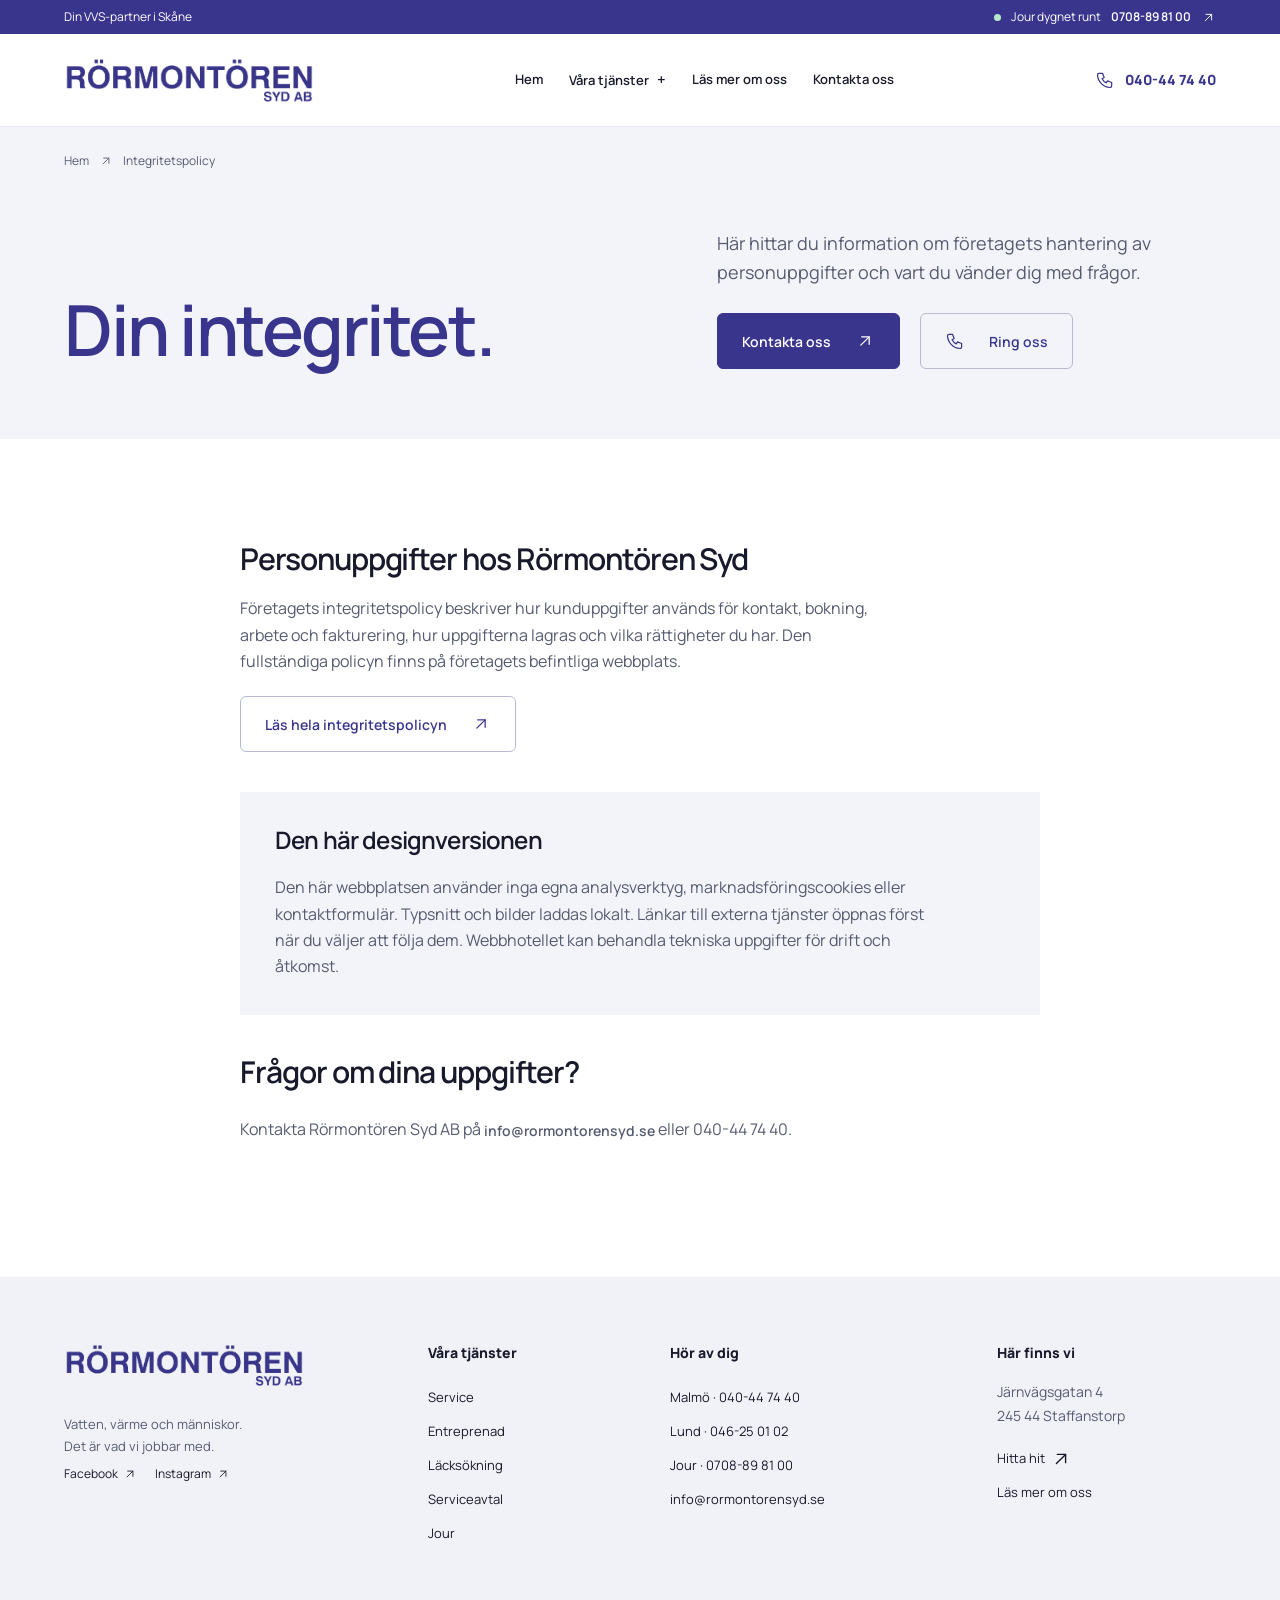
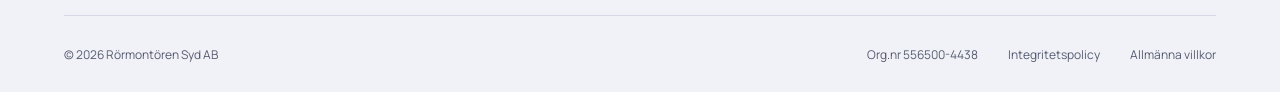
<file: integritetspolicy/index.html>
<!doctype html><html lang="sv"><head><meta charset="utf-8"><meta name="viewport" content="width=device-width, initial-scale=1"><title>Integritetspolicy | Rörmontören Syd</title><meta name="description" content="Information om personuppgifter och kontaktvägar till Rörmontören Syd AB."><meta name="robots" content="noindex, nofollow"><meta name="theme-color" content="#35358b"><link rel="canonical" href="https://rormontoren-syd-design.carlzzon121.chatgpt.site/integritetspolicy/"><meta property="og:locale" content="sv_SE"><meta property="og:type" content="website"><meta property="og:title" content="Integritetspolicy | Rörmontören Syd"><meta property="og:description" content="Information om personuppgifter och kontaktvägar till Rörmontören Syd AB."><meta property="og:url" content="https://rormontoren-syd-design.carlzzon121.chatgpt.site/integritetspolicy/"><meta property="og:image" content="https://rormontoren-syd-design.carlzzon121.chatgpt.site/assets/montor-1200.webp"><link rel="icon" href="../assets/favicon.svg" type="image/svg+xml"><link rel="preload" href="../assets/manrope-400.ttf" as="font" type="font/ttf" crossorigin><link rel="stylesheet" href="../styles.css"><script src="../app.js" defer></script><script type="application/ld+json">{"@context":"https://schema.org","@type":"Plumber","name":"Rörmontören Syd AB","url":"https://rormontorensyd.se/","telephone":"+4640447440","email":"info@rormontorensyd.se","address":{"@type":"PostalAddress","streetAddress":"Järnvägsgatan 4","postalCode":"245 44","addressLocality":"Staffanstorp","addressCountry":"SE"},"areaServed":"Skåne","image":"https://rormontoren-syd-design.carlzzon121.chatgpt.site/assets/montor-1200.webp"}</script></head><body><a class="skip" href="#main">Hoppa till innehåll</a>
 <div class="utility"><div class="wrap utility-inner"><span>Din VVS-partner i Skåne</span><a href="../jour/index.html"><span class="status-dot" aria-hidden="true"></span>Jour dygnet runt <strong>0708-89 81 00</strong><svg class="icon" aria-hidden="true" viewBox="0 0 24 24">
  <path stroke="none" d="M0 0h24v24H0z" fill="none"/>
  <path d="M17 7l-10 10" />
  <path d="M8 7l9 0l0 9" />
</svg></a></div></div>
 <header class="site-header"><div class="wrap nav-inner"><a href="../index.html" class="brand" aria-label="Rörmontören Syd – hem"><img src="../assets/logo.webp" width="1000" height="193" alt="Rörmontören Syd AB"></a>
 <nav class="desktop-nav" aria-label="Huvudmeny"><a href="../index.html" >Hem</a><details class="nav-dropdown"><summary>Våra tjänster</summary><div class="dropdown"><a href="../service/index.html" >Service<svg class="icon" aria-hidden="true" viewBox="0 0 24 24">
  <path stroke="none" d="M0 0h24v24H0z" fill="none"/>
  <path d="M17 7l-10 10" />
  <path d="M8 7l9 0l0 9" />
</svg></a><a href="../entreprenad/index.html" >Entreprenad<svg class="icon" aria-hidden="true" viewBox="0 0 24 24">
  <path stroke="none" d="M0 0h24v24H0z" fill="none"/>
  <path d="M17 7l-10 10" />
  <path d="M8 7l9 0l0 9" />
</svg></a><a href="../lacksokning/index.html" >Läcksökning<svg class="icon" aria-hidden="true" viewBox="0 0 24 24">
  <path stroke="none" d="M0 0h24v24H0z" fill="none"/>
  <path d="M17 7l-10 10" />
  <path d="M8 7l9 0l0 9" />
</svg></a><a href="../serviceavtal-2/index.html" >Serviceavtal<svg class="icon" aria-hidden="true" viewBox="0 0 24 24">
  <path stroke="none" d="M0 0h24v24H0z" fill="none"/>
  <path d="M17 7l-10 10" />
  <path d="M8 7l9 0l0 9" />
</svg></a><a href="../jour/index.html" >Jour<svg class="icon" aria-hidden="true" viewBox="0 0 24 24">
  <path stroke="none" d="M0 0h24v24H0z" fill="none"/>
  <path d="M17 7l-10 10" />
  <path d="M8 7l9 0l0 9" />
</svg></a></div></details><a href="../om-oss/index.html" >Läs mer om oss</a><a href="../kontakt/index.html" >Kontakta oss</a></nav>
 <a class="header-call" href="tel:+4640447440" aria-label="Ring Rörmontören Syd på 040-44 74 40"><svg class="icon" aria-hidden="true" viewBox="0 0 24 24">
  <path stroke="none" d="M0 0h24v24H0z" fill="none"/>
  <path d="M5 4h4l2 5l-2.5 1.5a11 11 0 0 0 5 5l1.5 -2.5l5 2v4a2 2 0 0 1 -2 2a16 16 0 0 1 -15 -15a2 2 0 0 1 2 -2" />
</svg><span>040-44 74 40</span></a><button class="menu-toggle" aria-expanded="false" aria-controls="mobile-nav" aria-label="Öppna menyn"><svg class="icon" aria-hidden="true" viewBox="0 0 24 24">
  <path stroke="none" d="M0 0h24v24H0z" fill="none"/>
  <path d="M4 6l16 0" />
  <path d="M4 12l16 0" />
  <path d="M4 18l16 0" />
</svg><span>Meny</span></button></div>
 <nav id="mobile-nav" class="mobile-nav" aria-label="Mobilmeny" hidden><a href="../index.html">Hem</a><details><summary>Våra tjänster</summary><a href="../service/index.html">Service</a><a href="../entreprenad/index.html">Entreprenad</a><a href="../lacksokning/index.html">Läcksökning</a><a href="../serviceavtal-2/index.html">Serviceavtal</a><a href="../jour/index.html">Jour</a></details><a href="../om-oss/index.html">Läs mer om oss</a><a href="../kontakt/index.html">Kontakta oss</a><a href="tel:+46708898100">Jour: 0708-89 81 00</a></nav></header><main id="main"><section class="page-intro"><div class="wrap"><nav class="breadcrumb" aria-label="Brödsmulor"><a href="../index.html">Hem</a><svg class="icon" aria-hidden="true" viewBox="0 0 24 24">
  <path stroke="none" d="M0 0h24v24H0z" fill="none"/>
  <path d="M17 7l-10 10" />
  <path d="M8 7l9 0l0 9" />
</svg><span aria-current="page">Integritetspolicy</span></nav><div class="intro-layout"><h1>Din integritet.</h1><div><p>Här hittar du information om företagets hantering av personuppgifter och vart du vänder dig med frågor.</p><div class="actions"><a class="button solid" href="../kontakt/index.html">Kontakta oss<svg class="icon" aria-hidden="true" viewBox="0 0 24 24">
  <path stroke="none" d="M0 0h24v24H0z" fill="none"/>
  <path d="M17 7l-10 10" />
  <path d="M8 7l9 0l0 9" />
</svg></a><a class="button outline" href="tel:+4640447440"><svg class="icon" aria-hidden="true" viewBox="0 0 24 24">
  <path stroke="none" d="M0 0h24v24H0z" fill="none"/>
  <path d="M5 4h4l2 5l-2.5 1.5a11 11 0 0 0 5 5l1.5 -2.5l5 2v4a2 2 0 0 1 -2 2a16 16 0 0 1 -15 -15a2 2 0 0 1 2 -2" />
</svg>Ring oss</a></div></div></div></div></section><section class="section wrap legal"><h2>Personuppgifter hos Rörmontören Syd</h2><p>Företagets integritetspolicy beskriver hur kunduppgifter används för kontakt, bokning, arbete och fakturering, hur uppgifterna lagras och vilka rättigheter du har. Den fullständiga policyn finns på företagets befintliga webbplats.</p><a class="button outline" href="https://rormontorensyd.se/integritetspolicy/">Läs hela integritetspolicyn<svg class="icon" aria-hidden="true" viewBox="0 0 24 24">
  <path stroke="none" d="M0 0h24v24H0z" fill="none"/>
  <path d="M17 7l-10 10" />
  <path d="M8 7l9 0l0 9" />
</svg></a><div class="muted-box"><h2>Den här designversionen</h2><p>Den här webbplatsen använder inga egna analysverktyg, marknadsföringscookies eller kontaktformulär. Typsnitt och bilder laddas lokalt. Länkar till externa tjänster öppnas först när du väljer att följa dem. Webbhotellet kan behandla tekniska uppgifter för drift och åtkomst.</p></div><h2 style="margin-top:40px">Frågor om dina uppgifter?</h2><p>Kontakta Rörmontören Syd AB på <a class="text-link" href="mailto:info@rormontorensyd.se">info@rormontorensyd.se</a> eller <a href="tel:+4640447440">040-44 74 40</a>.</p></section></main><footer><div class="wrap footer-grid"><div class="footer-brand"><img src="../assets/logo.webp" alt="Rörmontören Syd AB" width="1000" height="193"><p>Vatten, värme och människor.<br>Det är vad vi jobbar med.</p><a href="https://www.facebook.com/profile.php?id=100033242960676" target="_blank" rel="noopener noreferrer">Facebook<svg class="icon" aria-hidden="true" viewBox="0 0 24 24">
  <path stroke="none" d="M0 0h24v24H0z" fill="none"/>
  <path d="M17 7l-10 10" />
  <path d="M8 7l9 0l0 9" />
</svg></a><a href="https://www.instagram.com/rormontorensyd/" target="_blank" rel="noopener noreferrer">Instagram<svg class="icon" aria-hidden="true" viewBox="0 0 24 24">
  <path stroke="none" d="M0 0h24v24H0z" fill="none"/>
  <path d="M17 7l-10 10" />
  <path d="M8 7l9 0l0 9" />
</svg></a></div><div><h2>Våra tjänster</h2><a href="../service/index.html">Service</a><a href="../entreprenad/index.html">Entreprenad</a><a href="../lacksokning/index.html">Läcksökning</a><a href="../serviceavtal-2/index.html">Serviceavtal</a><a href="../jour/index.html">Jour</a></div><div><h2>Hör av dig</h2><a href="tel:+4640447440">Malmö · 040-44 74 40</a><a href="tel:+4646250102">Lund · 046-25 01 02</a><a href="tel:+46708898100">Jour · 0708-89 81 00</a><a href="mailto:info@rormontorensyd.se">info@rormontorensyd.se</a></div><div><h2>Här finns vi</h2><address>Järnvägsgatan 4<br>245 44 Staffanstorp</address><a href="https://www.google.com/maps/search/?api=1&query=J%C3%A4rnv%C3%A4gsgatan+4+245+44+Staffanstorp" target="_blank" rel="noopener noreferrer">Hitta hit<svg class="icon" aria-hidden="true" viewBox="0 0 24 24">
  <path stroke="none" d="M0 0h24v24H0z" fill="none"/>
  <path d="M17 7l-10 10" />
  <path d="M8 7l9 0l0 9" />
</svg></a><a href="../om-oss/index.html">Läs mer om oss</a></div></div><div class="wrap footer-bottom"><span>© 2026 Rörmontören Syd AB</span><span>Org.nr 556500-4438</span><a href="../integritetspolicy/index.html">Integritetspolicy</a><a href="../allmanna-villkor/index.html">Allmänna villkor</a></div></footer></body></html>
</file>
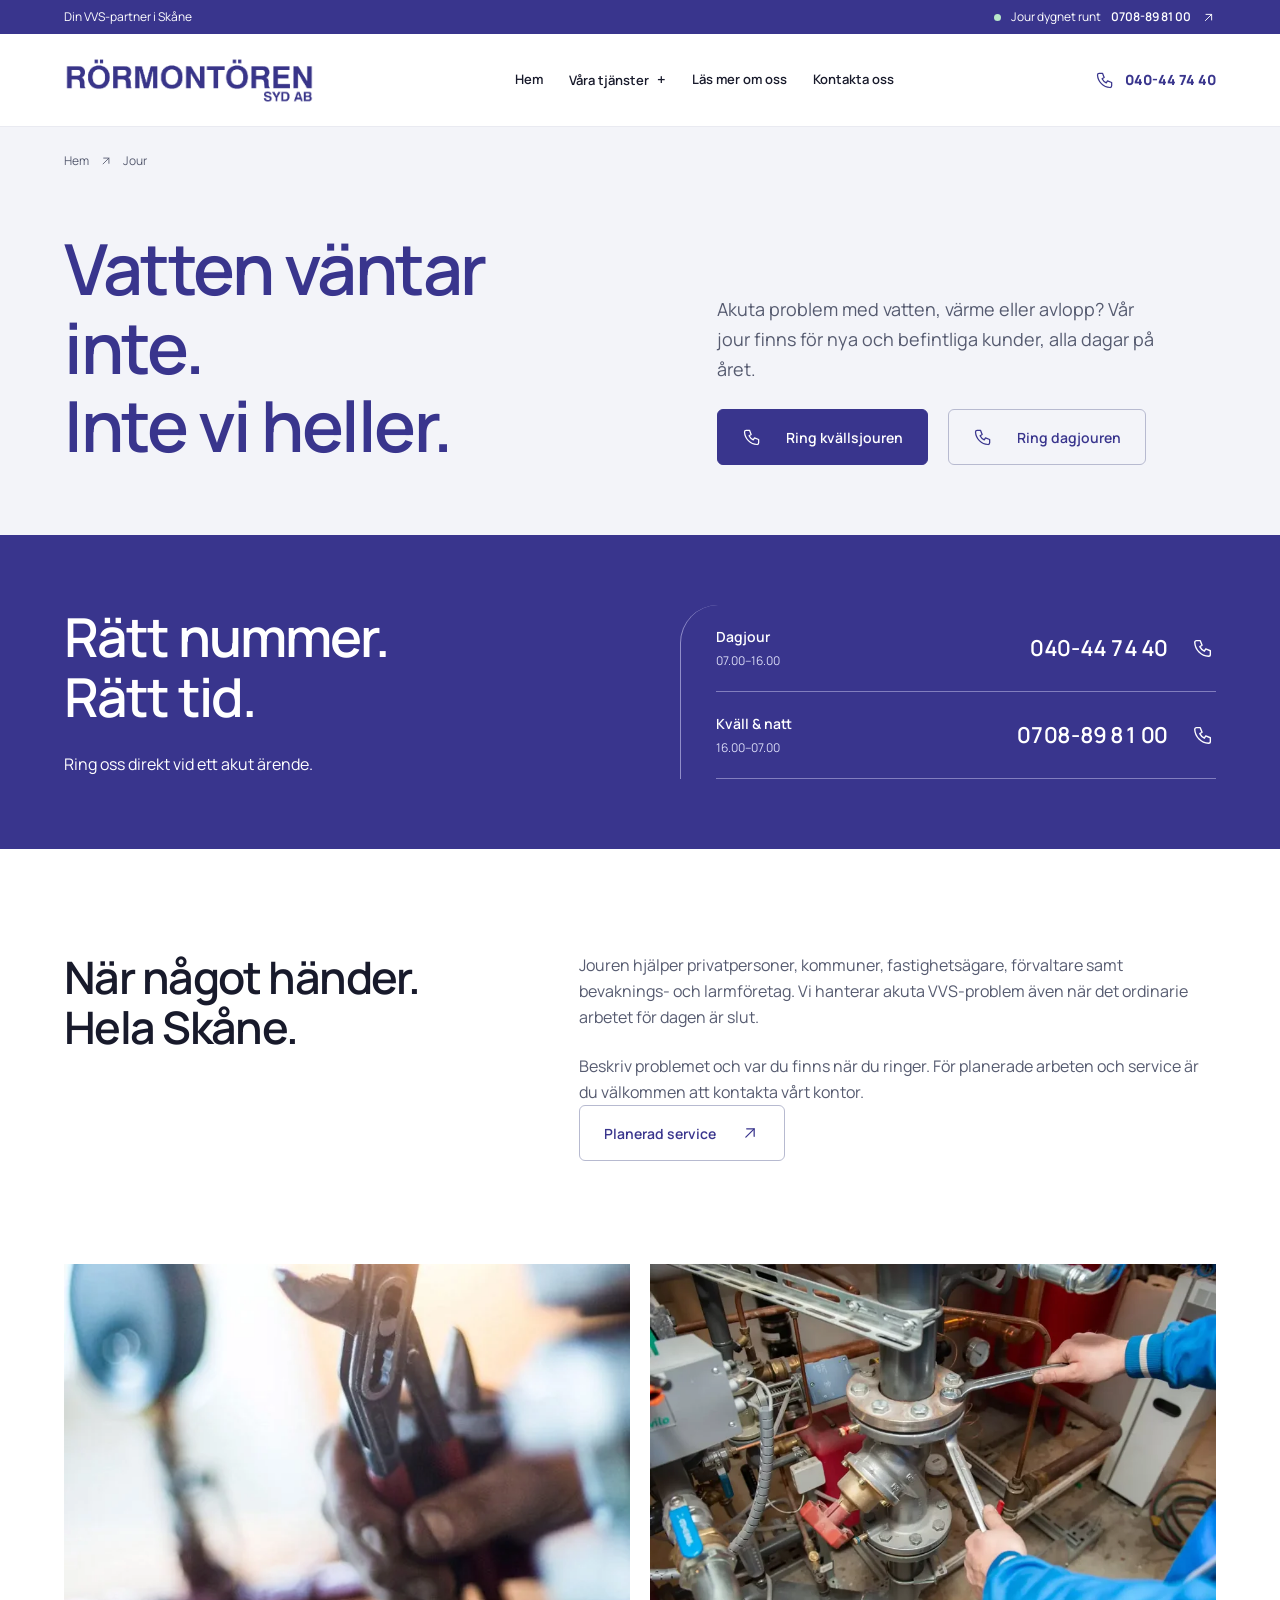
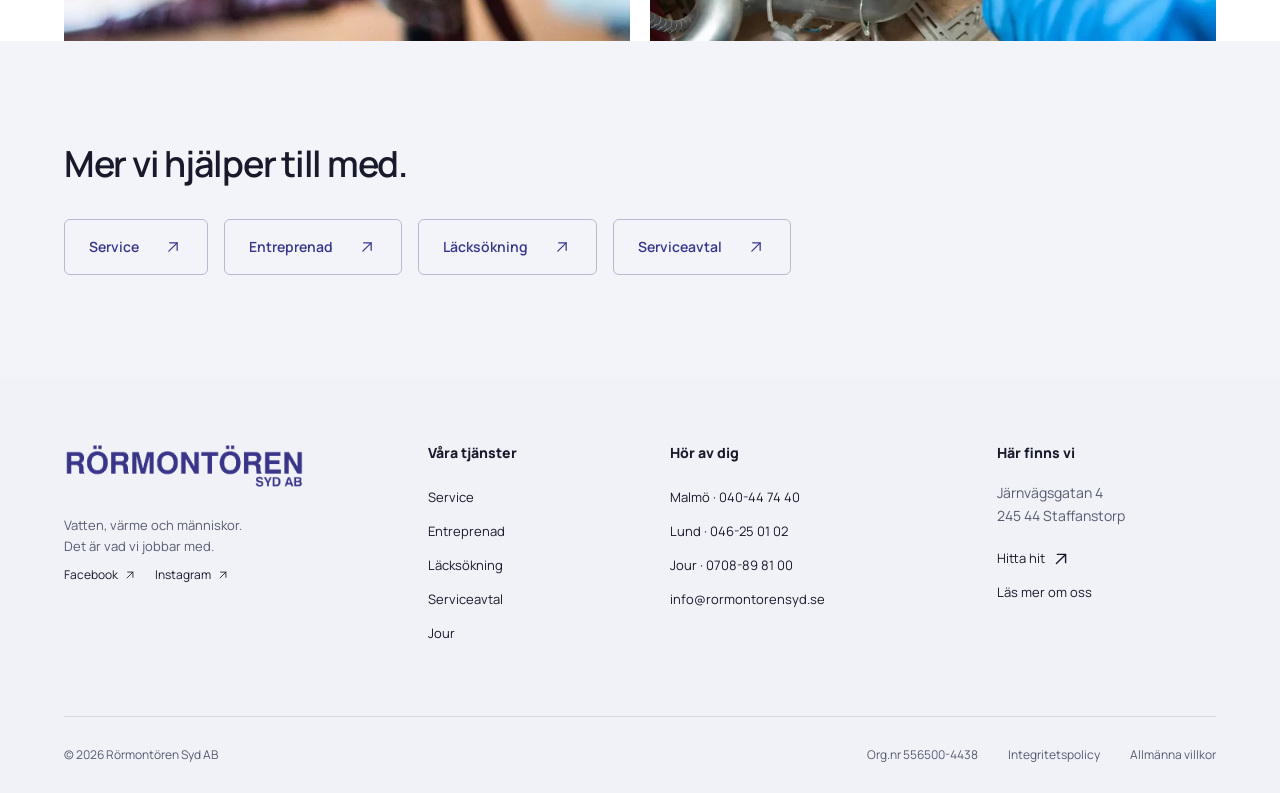
<file: jour/index.html>
<!doctype html><html lang="sv"><head><meta charset="utf-8"><meta name="viewport" content="width=device-width, initial-scale=1"><title>VVS-jour dygnet runt i Skåne | Rörmontören Syd</title><meta name="description" content="Akuta problem med vatten, värme eller avlopp? Dagjour 040-44 74 40 kl. 07–16. Kvällsjour 0708-89 81 00 kl. 16–07."><meta name="robots" content="noindex, nofollow"><meta name="theme-color" content="#35358b"><link rel="canonical" href="https://rormontoren-syd-design.carlzzon121.chatgpt.site/jour/"><meta property="og:locale" content="sv_SE"><meta property="og:type" content="website"><meta property="og:title" content="VVS-jour dygnet runt i Skåne | Rörmontören Syd"><meta property="og:description" content="Akuta problem med vatten, värme eller avlopp? Dagjour 040-44 74 40 kl. 07–16. Kvällsjour 0708-89 81 00 kl. 16–07."><meta property="og:url" content="https://rormontoren-syd-design.carlzzon121.chatgpt.site/jour/"><meta property="og:image" content="https://rormontoren-syd-design.carlzzon121.chatgpt.site/assets/jour-667.webp"><link rel="icon" href="../assets/favicon.svg" type="image/svg+xml"><link rel="preload" href="../assets/manrope-400.ttf" as="font" type="font/ttf" crossorigin><link rel="stylesheet" href="../styles.css"><script src="../app.js" defer></script><script type="application/ld+json">{"@context":"https://schema.org","@type":"Plumber","name":"Rörmontören Syd AB","url":"https://rormontorensyd.se/","telephone":"+4640447440","email":"info@rormontorensyd.se","address":{"@type":"PostalAddress","streetAddress":"Järnvägsgatan 4","postalCode":"245 44","addressLocality":"Staffanstorp","addressCountry":"SE"},"areaServed":"Skåne","image":"https://rormontoren-syd-design.carlzzon121.chatgpt.site/assets/montor-1200.webp"}</script></head><body><a class="skip" href="#main">Hoppa till innehåll</a>
 <div class="utility"><div class="wrap utility-inner"><span>Din VVS-partner i Skåne</span><a href="../jour/index.html"><span class="status-dot" aria-hidden="true"></span>Jour dygnet runt <strong>0708-89 81 00</strong><svg class="icon" aria-hidden="true" viewBox="0 0 24 24">
  <path stroke="none" d="M0 0h24v24H0z" fill="none"/>
  <path d="M17 7l-10 10" />
  <path d="M8 7l9 0l0 9" />
</svg></a></div></div>
 <header class="site-header"><div class="wrap nav-inner"><a href="../index.html" class="brand" aria-label="Rörmontören Syd – hem"><img src="../assets/logo.webp" width="1000" height="193" alt="Rörmontören Syd AB"></a>
 <nav class="desktop-nav" aria-label="Huvudmeny"><a href="../index.html" >Hem</a><details class="nav-dropdown"><summary>Våra tjänster</summary><div class="dropdown"><a href="../service/index.html" >Service<svg class="icon" aria-hidden="true" viewBox="0 0 24 24">
  <path stroke="none" d="M0 0h24v24H0z" fill="none"/>
  <path d="M17 7l-10 10" />
  <path d="M8 7l9 0l0 9" />
</svg></a><a href="../entreprenad/index.html" >Entreprenad<svg class="icon" aria-hidden="true" viewBox="0 0 24 24">
  <path stroke="none" d="M0 0h24v24H0z" fill="none"/>
  <path d="M17 7l-10 10" />
  <path d="M8 7l9 0l0 9" />
</svg></a><a href="../lacksokning/index.html" >Läcksökning<svg class="icon" aria-hidden="true" viewBox="0 0 24 24">
  <path stroke="none" d="M0 0h24v24H0z" fill="none"/>
  <path d="M17 7l-10 10" />
  <path d="M8 7l9 0l0 9" />
</svg></a><a href="../serviceavtal-2/index.html" >Serviceavtal<svg class="icon" aria-hidden="true" viewBox="0 0 24 24">
  <path stroke="none" d="M0 0h24v24H0z" fill="none"/>
  <path d="M17 7l-10 10" />
  <path d="M8 7l9 0l0 9" />
</svg></a><a href="../jour/index.html" aria-current="page">Jour<svg class="icon" aria-hidden="true" viewBox="0 0 24 24">
  <path stroke="none" d="M0 0h24v24H0z" fill="none"/>
  <path d="M17 7l-10 10" />
  <path d="M8 7l9 0l0 9" />
</svg></a></div></details><a href="../om-oss/index.html" >Läs mer om oss</a><a href="../kontakt/index.html" >Kontakta oss</a></nav>
 <a class="header-call" href="tel:+4640447440" aria-label="Ring Rörmontören Syd på 040-44 74 40"><svg class="icon" aria-hidden="true" viewBox="0 0 24 24">
  <path stroke="none" d="M0 0h24v24H0z" fill="none"/>
  <path d="M5 4h4l2 5l-2.5 1.5a11 11 0 0 0 5 5l1.5 -2.5l5 2v4a2 2 0 0 1 -2 2a16 16 0 0 1 -15 -15a2 2 0 0 1 2 -2" />
</svg><span>040-44 74 40</span></a><button class="menu-toggle" aria-expanded="false" aria-controls="mobile-nav" aria-label="Öppna menyn"><svg class="icon" aria-hidden="true" viewBox="0 0 24 24">
  <path stroke="none" d="M0 0h24v24H0z" fill="none"/>
  <path d="M4 6l16 0" />
  <path d="M4 12l16 0" />
  <path d="M4 18l16 0" />
</svg><span>Meny</span></button></div>
 <nav id="mobile-nav" class="mobile-nav" aria-label="Mobilmeny" hidden><a href="../index.html">Hem</a><details><summary>Våra tjänster</summary><a href="../service/index.html">Service</a><a href="../entreprenad/index.html">Entreprenad</a><a href="../lacksokning/index.html">Läcksökning</a><a href="../serviceavtal-2/index.html">Serviceavtal</a><a href="../jour/index.html">Jour</a></details><a href="../om-oss/index.html">Läs mer om oss</a><a href="../kontakt/index.html">Kontakta oss</a><a href="tel:+46708898100">Jour: 0708-89 81 00</a></nav></header><main id="main"><section class="page-intro"><div class="wrap"><nav class="breadcrumb" aria-label="Brödsmulor"><a href="../index.html">Hem</a><svg class="icon" aria-hidden="true" viewBox="0 0 24 24">
  <path stroke="none" d="M0 0h24v24H0z" fill="none"/>
  <path d="M17 7l-10 10" />
  <path d="M8 7l9 0l0 9" />
</svg><span aria-current="page">Jour</span></nav><div class="intro-layout"><h1>Vatten väntar inte.<br>Inte vi heller.</h1><div><p>Akuta problem med vatten, värme eller avlopp? Vår jour finns för nya och befintliga kunder, alla dagar på året.</p><div class="actions"><a class="button solid" href="tel:+46708898100"><svg class="icon" aria-hidden="true" viewBox="0 0 24 24">
  <path stroke="none" d="M0 0h24v24H0z" fill="none"/>
  <path d="M5 4h4l2 5l-2.5 1.5a11 11 0 0 0 5 5l1.5 -2.5l5 2v4a2 2 0 0 1 -2 2a16 16 0 0 1 -15 -15a2 2 0 0 1 2 -2" />
</svg>Ring kvällsjouren</a><a class="button outline" href="tel:+4640447440"><svg class="icon" aria-hidden="true" viewBox="0 0 24 24">
  <path stroke="none" d="M0 0h24v24H0z" fill="none"/>
  <path d="M5 4h4l2 5l-2.5 1.5a11 11 0 0 0 5 5l1.5 -2.5l5 2v4a2 2 0 0 1 -2 2a16 16 0 0 1 -15 -15a2 2 0 0 1 2 -2" />
</svg>Ring dagjouren</a></div></div></div></div></section><section class="emergency"><div class="wrap emergency-inner"><div><h2>Rätt nummer.<br>Rätt tid.</h2><p style="margin-top:24px">Ring oss direkt vid ett akut ärende.</p></div><div class="jour-path"><a href="tel:+4640447440"><span>Dagjour <small>07.00–16.00</small></span><strong>040-44 74 40</strong><svg class="icon" aria-hidden="true" viewBox="0 0 24 24">
  <path stroke="none" d="M0 0h24v24H0z" fill="none"/>
  <path d="M5 4h4l2 5l-2.5 1.5a11 11 0 0 0 5 5l1.5 -2.5l5 2v4a2 2 0 0 1 -2 2a16 16 0 0 1 -15 -15a2 2 0 0 1 2 -2" />
</svg></a><a href="tel:+46708898100"><span>Kväll & natt <small>16.00–07.00</small></span><strong>0708-89 81 00</strong><svg class="icon" aria-hidden="true" viewBox="0 0 24 24">
  <path stroke="none" d="M0 0h24v24H0z" fill="none"/>
  <path d="M5 4h4l2 5l-2.5 1.5a11 11 0 0 0 5 5l1.5 -2.5l5 2v4a2 2 0 0 1 -2 2a16 16 0 0 1 -15 -15a2 2 0 0 1 2 -2" />
</svg></a></div></div></section><section class="section wrap editorial"><h2>När något händer.<br>Hela Skåne.</h2><div class="prose"><p>Jouren hjälper privatpersoner, kommuner, fastighetsägare, förvaltare samt bevaknings- och larmföretag. Vi hanterar akuta VVS-problem även när det ordinarie arbetet för dagen är slut.</p><p>Beskriv problemet och var du finns när du ringer. För planerade arbeten och service är du välkommen att kontakta vårt kontor.</p><a class="button outline" href="../service/index.html">Planerad service<svg class="icon" aria-hidden="true" viewBox="0 0 24 24">
  <path stroke="none" d="M0 0h24v24H0z" fill="none"/>
  <path d="M17 7l-10 10" />
  <path d="M8 7l9 0l0 9" />
</svg></a></div></section><div class="wrap two-images"><img class="" src="../assets/jour-667.webp" srcset="../assets/jour-480.webp 480w, ../assets/jour-667.webp 667w" sizes="(max-width: 700px) 100vw, 50vw" alt="Rörtång bland montörens verktyg" width="667" height="445" loading="lazy" decoding="async"><img class="" src="../assets/installation-1200.webp" srcset="../assets/installation-480.webp 480w, ../assets/installation-900.webp 900w, ../assets/installation-1200.webp 1200w" sizes="(max-width: 700px) 100vw, 50vw" alt="Rörmontör arbetar med en installation" width="1200" height="800" loading="lazy" decoding="async"></div><section class="section related"><div class="wrap"><h2>Mer vi hjälper till med.</h2><div class="related-links"><a class="button outline" href="../service/index.html">Service<svg class="icon" aria-hidden="true" viewBox="0 0 24 24">
  <path stroke="none" d="M0 0h24v24H0z" fill="none"/>
  <path d="M17 7l-10 10" />
  <path d="M8 7l9 0l0 9" />
</svg></a><a class="button outline" href="../entreprenad/index.html">Entreprenad<svg class="icon" aria-hidden="true" viewBox="0 0 24 24">
  <path stroke="none" d="M0 0h24v24H0z" fill="none"/>
  <path d="M17 7l-10 10" />
  <path d="M8 7l9 0l0 9" />
</svg></a><a class="button outline" href="../lacksokning/index.html">Läcksökning<svg class="icon" aria-hidden="true" viewBox="0 0 24 24">
  <path stroke="none" d="M0 0h24v24H0z" fill="none"/>
  <path d="M17 7l-10 10" />
  <path d="M8 7l9 0l0 9" />
</svg></a><a class="button outline" href="../serviceavtal-2/index.html">Serviceavtal<svg class="icon" aria-hidden="true" viewBox="0 0 24 24">
  <path stroke="none" d="M0 0h24v24H0z" fill="none"/>
  <path d="M17 7l-10 10" />
  <path d="M8 7l9 0l0 9" />
</svg></a></div></div></section></main><footer><div class="wrap footer-grid"><div class="footer-brand"><img src="../assets/logo.webp" alt="Rörmontören Syd AB" width="1000" height="193"><p>Vatten, värme och människor.<br>Det är vad vi jobbar med.</p><a href="https://www.facebook.com/profile.php?id=100033242960676" target="_blank" rel="noopener noreferrer">Facebook<svg class="icon" aria-hidden="true" viewBox="0 0 24 24">
  <path stroke="none" d="M0 0h24v24H0z" fill="none"/>
  <path d="M17 7l-10 10" />
  <path d="M8 7l9 0l0 9" />
</svg></a><a href="https://www.instagram.com/rormontorensyd/" target="_blank" rel="noopener noreferrer">Instagram<svg class="icon" aria-hidden="true" viewBox="0 0 24 24">
  <path stroke="none" d="M0 0h24v24H0z" fill="none"/>
  <path d="M17 7l-10 10" />
  <path d="M8 7l9 0l0 9" />
</svg></a></div><div><h2>Våra tjänster</h2><a href="../service/index.html">Service</a><a href="../entreprenad/index.html">Entreprenad</a><a href="../lacksokning/index.html">Läcksökning</a><a href="../serviceavtal-2/index.html">Serviceavtal</a><a href="../jour/index.html">Jour</a></div><div><h2>Hör av dig</h2><a href="tel:+4640447440">Malmö · 040-44 74 40</a><a href="tel:+4646250102">Lund · 046-25 01 02</a><a href="tel:+46708898100">Jour · 0708-89 81 00</a><a href="mailto:info@rormontorensyd.se">info@rormontorensyd.se</a></div><div><h2>Här finns vi</h2><address>Järnvägsgatan 4<br>245 44 Staffanstorp</address><a href="https://www.google.com/maps/search/?api=1&query=J%C3%A4rnv%C3%A4gsgatan+4+245+44+Staffanstorp" target="_blank" rel="noopener noreferrer">Hitta hit<svg class="icon" aria-hidden="true" viewBox="0 0 24 24">
  <path stroke="none" d="M0 0h24v24H0z" fill="none"/>
  <path d="M17 7l-10 10" />
  <path d="M8 7l9 0l0 9" />
</svg></a><a href="../om-oss/index.html">Läs mer om oss</a></div></div><div class="wrap footer-bottom"><span>© 2026 Rörmontören Syd AB</span><span>Org.nr 556500-4438</span><a href="../integritetspolicy/index.html">Integritetspolicy</a><a href="../allmanna-villkor/index.html">Allmänna villkor</a></div></footer></body></html>
</file>
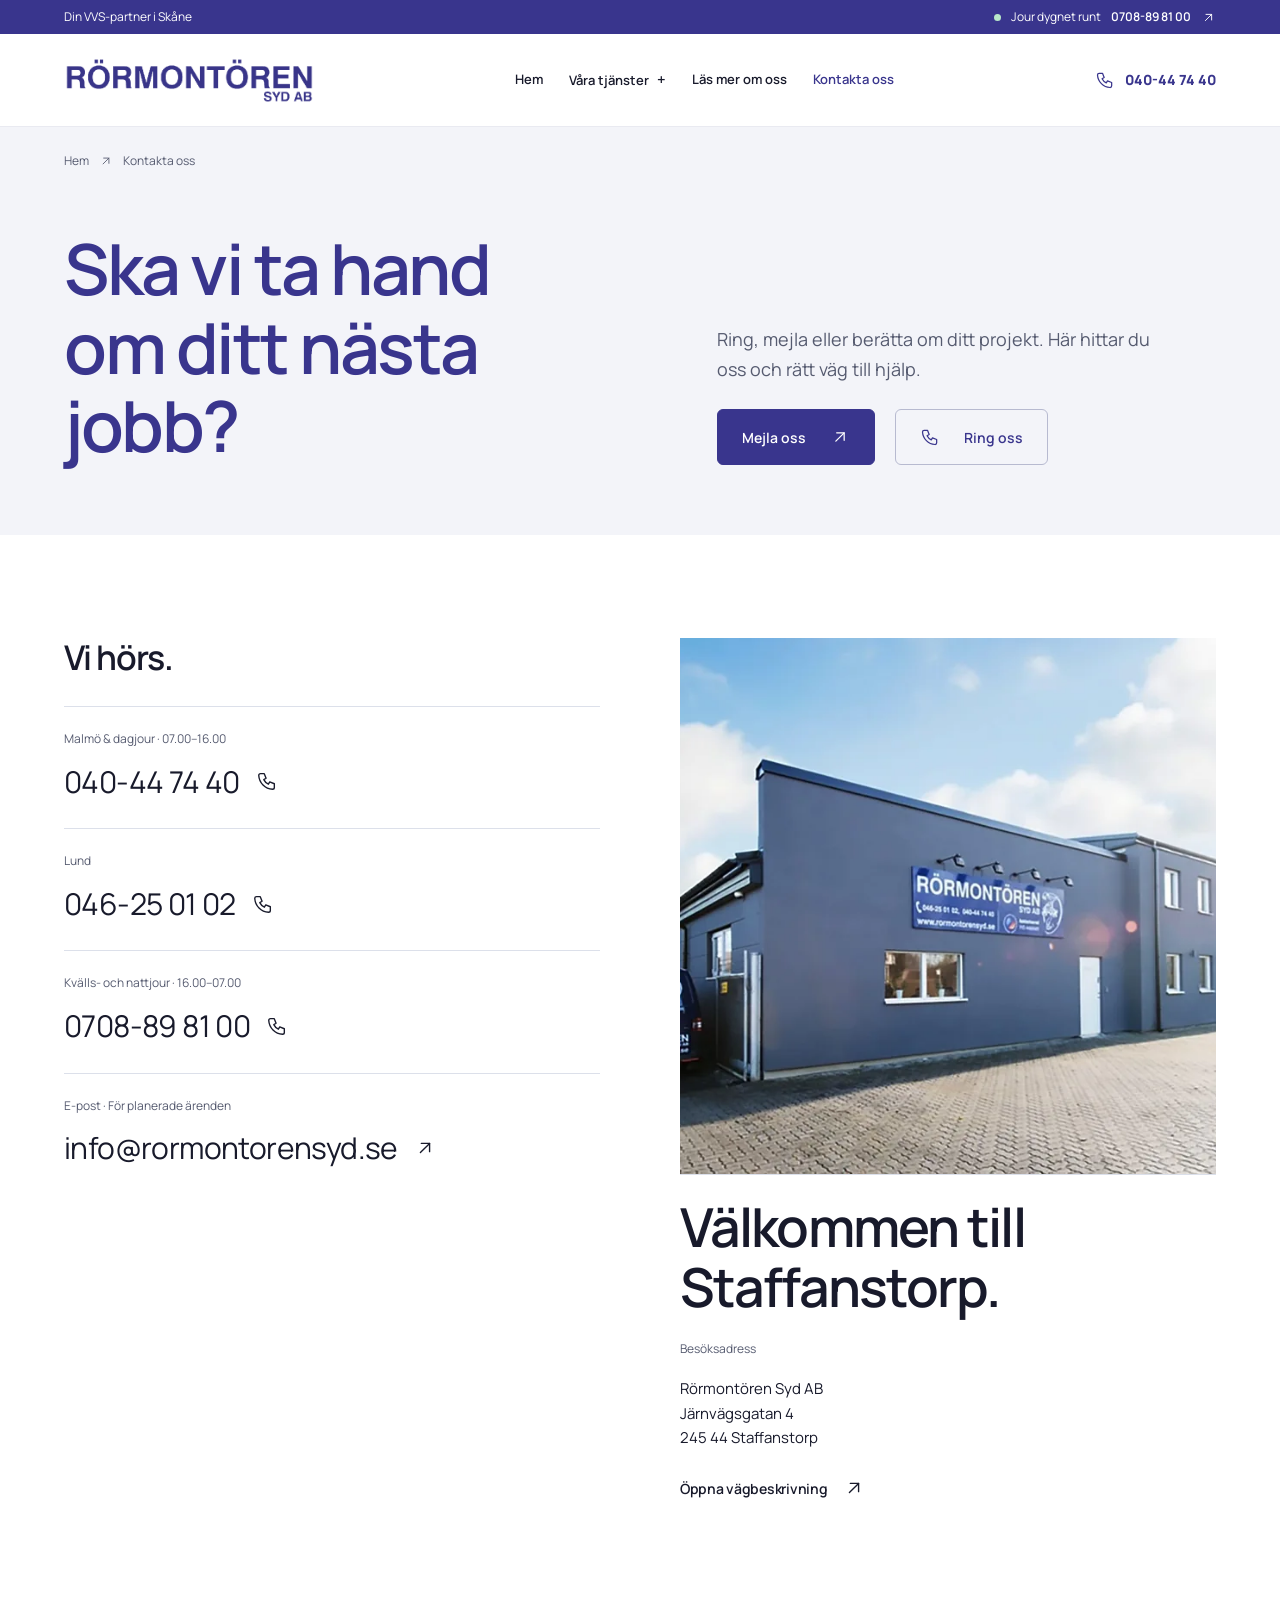
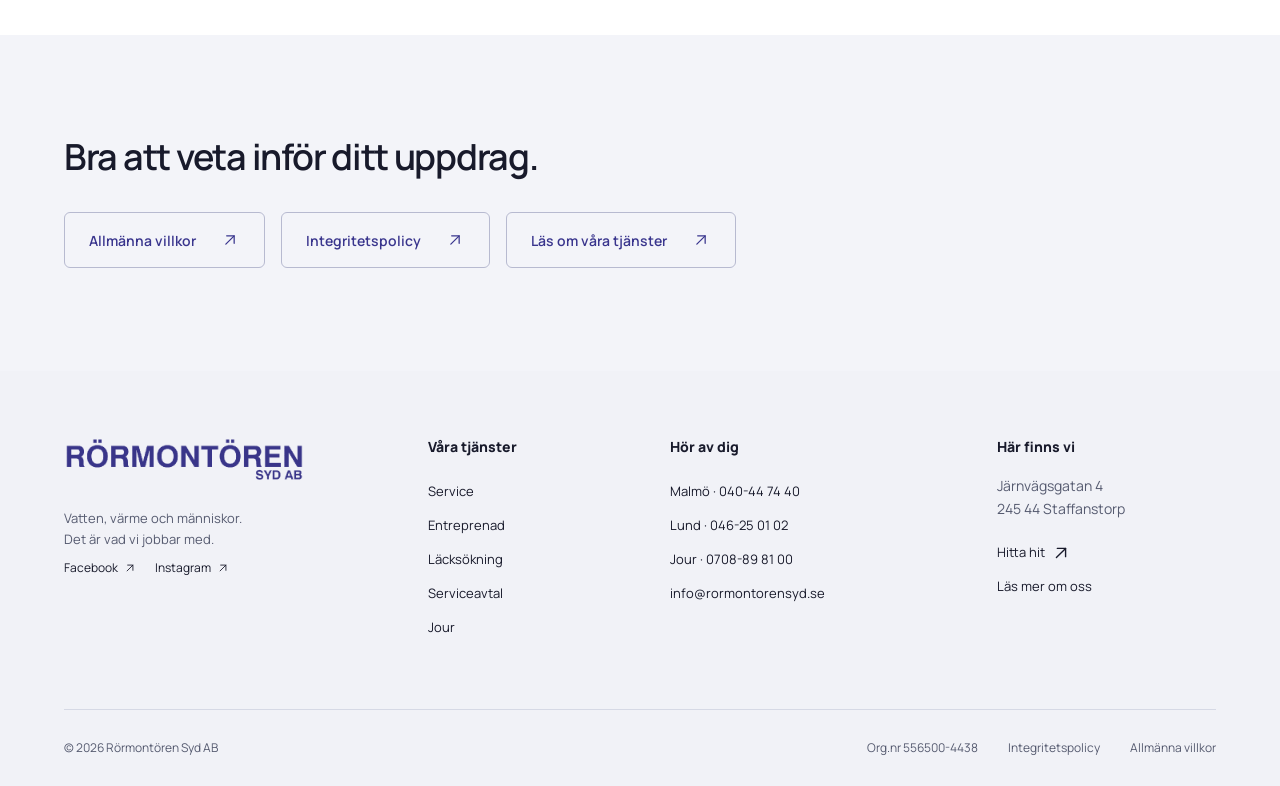
<file: kontakt/index.html>
<!doctype html><html lang="sv"><head><meta charset="utf-8"><meta name="viewport" content="width=device-width, initial-scale=1"><title>Kontakta oss – Malmö, Lund & Staffanstorp | Rörmontören Syd</title><meta name="description" content="Kontakta Rörmontören Syd: Malmö 040-44 74 40, Lund 046-25 01 02. Järnvägsgatan 4, Staffanstorp. VVS-jour dygnet runt."><meta name="robots" content="noindex, nofollow"><meta name="theme-color" content="#35358b"><link rel="canonical" href="https://rormontoren-syd-design.carlzzon121.chatgpt.site/kontakt/"><meta property="og:locale" content="sv_SE"><meta property="og:type" content="website"><meta property="og:title" content="Kontakta oss – Malmö, Lund & Staffanstorp | Rörmontören Syd"><meta property="og:description" content="Kontakta Rörmontören Syd: Malmö 040-44 74 40, Lund 046-25 01 02. Järnvägsgatan 4, Staffanstorp. VVS-jour dygnet runt."><meta property="og:url" content="https://rormontoren-syd-design.carlzzon121.chatgpt.site/kontakt/"><meta property="og:image" content="https://rormontoren-syd-design.carlzzon121.chatgpt.site/assets/kontor-1500.webp"><link rel="icon" href="../assets/favicon.svg" type="image/svg+xml"><link rel="preload" href="../assets/manrope-400.ttf" as="font" type="font/ttf" crossorigin><link rel="stylesheet" href="../styles.css"><script src="../app.js" defer></script><script type="application/ld+json">{"@context":"https://schema.org","@type":"Plumber","name":"Rörmontören Syd AB","url":"https://rormontorensyd.se/","telephone":"+4640447440","email":"info@rormontorensyd.se","address":{"@type":"PostalAddress","streetAddress":"Järnvägsgatan 4","postalCode":"245 44","addressLocality":"Staffanstorp","addressCountry":"SE"},"areaServed":"Skåne","image":"https://rormontoren-syd-design.carlzzon121.chatgpt.site/assets/montor-1200.webp"}</script></head><body><a class="skip" href="#main">Hoppa till innehåll</a>
 <div class="utility"><div class="wrap utility-inner"><span>Din VVS-partner i Skåne</span><a href="../jour/index.html"><span class="status-dot" aria-hidden="true"></span>Jour dygnet runt <strong>0708-89 81 00</strong><svg class="icon" aria-hidden="true" viewBox="0 0 24 24">
  <path stroke="none" d="M0 0h24v24H0z" fill="none"/>
  <path d="M17 7l-10 10" />
  <path d="M8 7l9 0l0 9" />
</svg></a></div></div>
 <header class="site-header"><div class="wrap nav-inner"><a href="../index.html" class="brand" aria-label="Rörmontören Syd – hem"><img src="../assets/logo.webp" width="1000" height="193" alt="Rörmontören Syd AB"></a>
 <nav class="desktop-nav" aria-label="Huvudmeny"><a href="../index.html" >Hem</a><details class="nav-dropdown"><summary>Våra tjänster</summary><div class="dropdown"><a href="../service/index.html" >Service<svg class="icon" aria-hidden="true" viewBox="0 0 24 24">
  <path stroke="none" d="M0 0h24v24H0z" fill="none"/>
  <path d="M17 7l-10 10" />
  <path d="M8 7l9 0l0 9" />
</svg></a><a href="../entreprenad/index.html" >Entreprenad<svg class="icon" aria-hidden="true" viewBox="0 0 24 24">
  <path stroke="none" d="M0 0h24v24H0z" fill="none"/>
  <path d="M17 7l-10 10" />
  <path d="M8 7l9 0l0 9" />
</svg></a><a href="../lacksokning/index.html" >Läcksökning<svg class="icon" aria-hidden="true" viewBox="0 0 24 24">
  <path stroke="none" d="M0 0h24v24H0z" fill="none"/>
  <path d="M17 7l-10 10" />
  <path d="M8 7l9 0l0 9" />
</svg></a><a href="../serviceavtal-2/index.html" >Serviceavtal<svg class="icon" aria-hidden="true" viewBox="0 0 24 24">
  <path stroke="none" d="M0 0h24v24H0z" fill="none"/>
  <path d="M17 7l-10 10" />
  <path d="M8 7l9 0l0 9" />
</svg></a><a href="../jour/index.html" >Jour<svg class="icon" aria-hidden="true" viewBox="0 0 24 24">
  <path stroke="none" d="M0 0h24v24H0z" fill="none"/>
  <path d="M17 7l-10 10" />
  <path d="M8 7l9 0l0 9" />
</svg></a></div></details><a href="../om-oss/index.html" >Läs mer om oss</a><a href="../kontakt/index.html" aria-current="page">Kontakta oss</a></nav>
 <a class="header-call" href="tel:+4640447440" aria-label="Ring Rörmontören Syd på 040-44 74 40"><svg class="icon" aria-hidden="true" viewBox="0 0 24 24">
  <path stroke="none" d="M0 0h24v24H0z" fill="none"/>
  <path d="M5 4h4l2 5l-2.5 1.5a11 11 0 0 0 5 5l1.5 -2.5l5 2v4a2 2 0 0 1 -2 2a16 16 0 0 1 -15 -15a2 2 0 0 1 2 -2" />
</svg><span>040-44 74 40</span></a><button class="menu-toggle" aria-expanded="false" aria-controls="mobile-nav" aria-label="Öppna menyn"><svg class="icon" aria-hidden="true" viewBox="0 0 24 24">
  <path stroke="none" d="M0 0h24v24H0z" fill="none"/>
  <path d="M4 6l16 0" />
  <path d="M4 12l16 0" />
  <path d="M4 18l16 0" />
</svg><span>Meny</span></button></div>
 <nav id="mobile-nav" class="mobile-nav" aria-label="Mobilmeny" hidden><a href="../index.html">Hem</a><details><summary>Våra tjänster</summary><a href="../service/index.html">Service</a><a href="../entreprenad/index.html">Entreprenad</a><a href="../lacksokning/index.html">Läcksökning</a><a href="../serviceavtal-2/index.html">Serviceavtal</a><a href="../jour/index.html">Jour</a></details><a href="../om-oss/index.html">Läs mer om oss</a><a href="../kontakt/index.html">Kontakta oss</a><a href="tel:+46708898100">Jour: 0708-89 81 00</a></nav></header><main id="main"><section class="page-intro"><div class="wrap"><nav class="breadcrumb" aria-label="Brödsmulor"><a href="../index.html">Hem</a><svg class="icon" aria-hidden="true" viewBox="0 0 24 24">
  <path stroke="none" d="M0 0h24v24H0z" fill="none"/>
  <path d="M17 7l-10 10" />
  <path d="M8 7l9 0l0 9" />
</svg><span aria-current="page">Kontakta oss</span></nav><div class="intro-layout"><h1>Ska vi ta hand<br>om ditt nästa jobb?</h1><div><p>Ring, mejla eller berätta om ditt projekt. Här hittar du oss och rätt väg till hjälp.</p><div class="actions"><a class="button solid" href="mailto:info@rormontorensyd.se">Mejla oss<svg class="icon" aria-hidden="true" viewBox="0 0 24 24">
  <path stroke="none" d="M0 0h24v24H0z" fill="none"/>
  <path d="M17 7l-10 10" />
  <path d="M8 7l9 0l0 9" />
</svg></a><a class="button outline" href="tel:+4640447440"><svg class="icon" aria-hidden="true" viewBox="0 0 24 24">
  <path stroke="none" d="M0 0h24v24H0z" fill="none"/>
  <path d="M5 4h4l2 5l-2.5 1.5a11 11 0 0 0 5 5l1.5 -2.5l5 2v4a2 2 0 0 1 -2 2a16 16 0 0 1 -15 -15a2 2 0 0 1 2 -2" />
</svg>Ring oss</a></div></div></div></div></section><section class="section wrap contact-grid"><div class="contact-info"><h2>Vi hörs.</h2><div class="contact-item"><span>Malmö & dagjour · 07.00–16.00</span><a href="tel:+4640447440">040-44 74 40<svg class="icon" aria-hidden="true" viewBox="0 0 24 24">
  <path stroke="none" d="M0 0h24v24H0z" fill="none"/>
  <path d="M5 4h4l2 5l-2.5 1.5a11 11 0 0 0 5 5l1.5 -2.5l5 2v4a2 2 0 0 1 -2 2a16 16 0 0 1 -15 -15a2 2 0 0 1 2 -2" />
</svg></a></div><div class="contact-item"><span>Lund</span><a href="tel:+4646250102">046-25 01 02<svg class="icon" aria-hidden="true" viewBox="0 0 24 24">
  <path stroke="none" d="M0 0h24v24H0z" fill="none"/>
  <path d="M5 4h4l2 5l-2.5 1.5a11 11 0 0 0 5 5l1.5 -2.5l5 2v4a2 2 0 0 1 -2 2a16 16 0 0 1 -15 -15a2 2 0 0 1 2 -2" />
</svg></a></div><div class="contact-item"><span>Kvälls- och nattjour · 16.00–07.00</span><a href="tel:+46708898100">0708-89 81 00<svg class="icon" aria-hidden="true" viewBox="0 0 24 24">
  <path stroke="none" d="M0 0h24v24H0z" fill="none"/>
  <path d="M5 4h4l2 5l-2.5 1.5a11 11 0 0 0 5 5l1.5 -2.5l5 2v4a2 2 0 0 1 -2 2a16 16 0 0 1 -15 -15a2 2 0 0 1 2 -2" />
</svg></a></div><div class="contact-item"><span>E-post · För planerade ärenden</span><a href="mailto:info@rormontorensyd.se">info@rormontorensyd.se<svg class="icon" aria-hidden="true" viewBox="0 0 24 24">
  <path stroke="none" d="M0 0h24v24H0z" fill="none"/>
  <path d="M17 7l-10 10" />
  <path d="M8 7l9 0l0 9" />
</svg></a></div></div><div><img class="contact-photo" src="../assets/kontor-1500.webp" srcset="../assets/kontor-480.webp 480w, ../assets/kontor-900.webp 900w, ../assets/kontor-1500.webp 1500w" sizes="(max-width: 700px) 100vw, 50vw" alt="Rörmontören Syds lokaler på Järnvägsgatan 4 i Staffanstorp" width="1500" height="1001" fetchpriority="high" loading="eager" decoding="async"><div class="contact-item"><span>Besöksadress</span><h2>Välkommen till Staffanstorp.</h2><p style="margin-top:18px">Rörmontören Syd AB<br>Järnvägsgatan 4<br>245 44 Staffanstorp</p><a class="text-link" style="font-size:14px;margin-top:15px" href="https://www.google.com/maps/search/?api=1&query=J%C3%A4rnv%C3%A4gsgatan+4+245+44+Staffanstorp" target="_blank" rel="noopener noreferrer">Öppna vägbeskrivning<svg class="icon" aria-hidden="true" viewBox="0 0 24 24">
  <path stroke="none" d="M0 0h24v24H0z" fill="none"/>
  <path d="M17 7l-10 10" />
  <path d="M8 7l9 0l0 9" />
</svg></a></div></div></section><section class="section related"><div class="wrap"><h2>Bra att veta inför ditt uppdrag.</h2><div class="related-links"><a class="button outline" href="../allmanna-villkor/index.html">Allmänna villkor<svg class="icon" aria-hidden="true" viewBox="0 0 24 24">
  <path stroke="none" d="M0 0h24v24H0z" fill="none"/>
  <path d="M17 7l-10 10" />
  <path d="M8 7l9 0l0 9" />
</svg></a><a class="button outline" href="../integritetspolicy/index.html">Integritetspolicy<svg class="icon" aria-hidden="true" viewBox="0 0 24 24">
  <path stroke="none" d="M0 0h24v24H0z" fill="none"/>
  <path d="M17 7l-10 10" />
  <path d="M8 7l9 0l0 9" />
</svg></a><a class="button outline" href="../index.html#tjanster">Läs om våra tjänster<svg class="icon" aria-hidden="true" viewBox="0 0 24 24">
  <path stroke="none" d="M0 0h24v24H0z" fill="none"/>
  <path d="M17 7l-10 10" />
  <path d="M8 7l9 0l0 9" />
</svg></a></div></div></section></main><footer><div class="wrap footer-grid"><div class="footer-brand"><img src="../assets/logo.webp" alt="Rörmontören Syd AB" width="1000" height="193"><p>Vatten, värme och människor.<br>Det är vad vi jobbar med.</p><a href="https://www.facebook.com/profile.php?id=100033242960676" target="_blank" rel="noopener noreferrer">Facebook<svg class="icon" aria-hidden="true" viewBox="0 0 24 24">
  <path stroke="none" d="M0 0h24v24H0z" fill="none"/>
  <path d="M17 7l-10 10" />
  <path d="M8 7l9 0l0 9" />
</svg></a><a href="https://www.instagram.com/rormontorensyd/" target="_blank" rel="noopener noreferrer">Instagram<svg class="icon" aria-hidden="true" viewBox="0 0 24 24">
  <path stroke="none" d="M0 0h24v24H0z" fill="none"/>
  <path d="M17 7l-10 10" />
  <path d="M8 7l9 0l0 9" />
</svg></a></div><div><h2>Våra tjänster</h2><a href="../service/index.html">Service</a><a href="../entreprenad/index.html">Entreprenad</a><a href="../lacksokning/index.html">Läcksökning</a><a href="../serviceavtal-2/index.html">Serviceavtal</a><a href="../jour/index.html">Jour</a></div><div><h2>Hör av dig</h2><a href="tel:+4640447440">Malmö · 040-44 74 40</a><a href="tel:+4646250102">Lund · 046-25 01 02</a><a href="tel:+46708898100">Jour · 0708-89 81 00</a><a href="mailto:info@rormontorensyd.se">info@rormontorensyd.se</a></div><div><h2>Här finns vi</h2><address>Järnvägsgatan 4<br>245 44 Staffanstorp</address><a href="https://www.google.com/maps/search/?api=1&query=J%C3%A4rnv%C3%A4gsgatan+4+245+44+Staffanstorp" target="_blank" rel="noopener noreferrer">Hitta hit<svg class="icon" aria-hidden="true" viewBox="0 0 24 24">
  <path stroke="none" d="M0 0h24v24H0z" fill="none"/>
  <path d="M17 7l-10 10" />
  <path d="M8 7l9 0l0 9" />
</svg></a><a href="../om-oss/index.html">Läs mer om oss</a></div></div><div class="wrap footer-bottom"><span>© 2026 Rörmontören Syd AB</span><span>Org.nr 556500-4438</span><a href="../integritetspolicy/index.html">Integritetspolicy</a><a href="../allmanna-villkor/index.html">Allmänna villkor</a></div></footer></body></html>
</file>
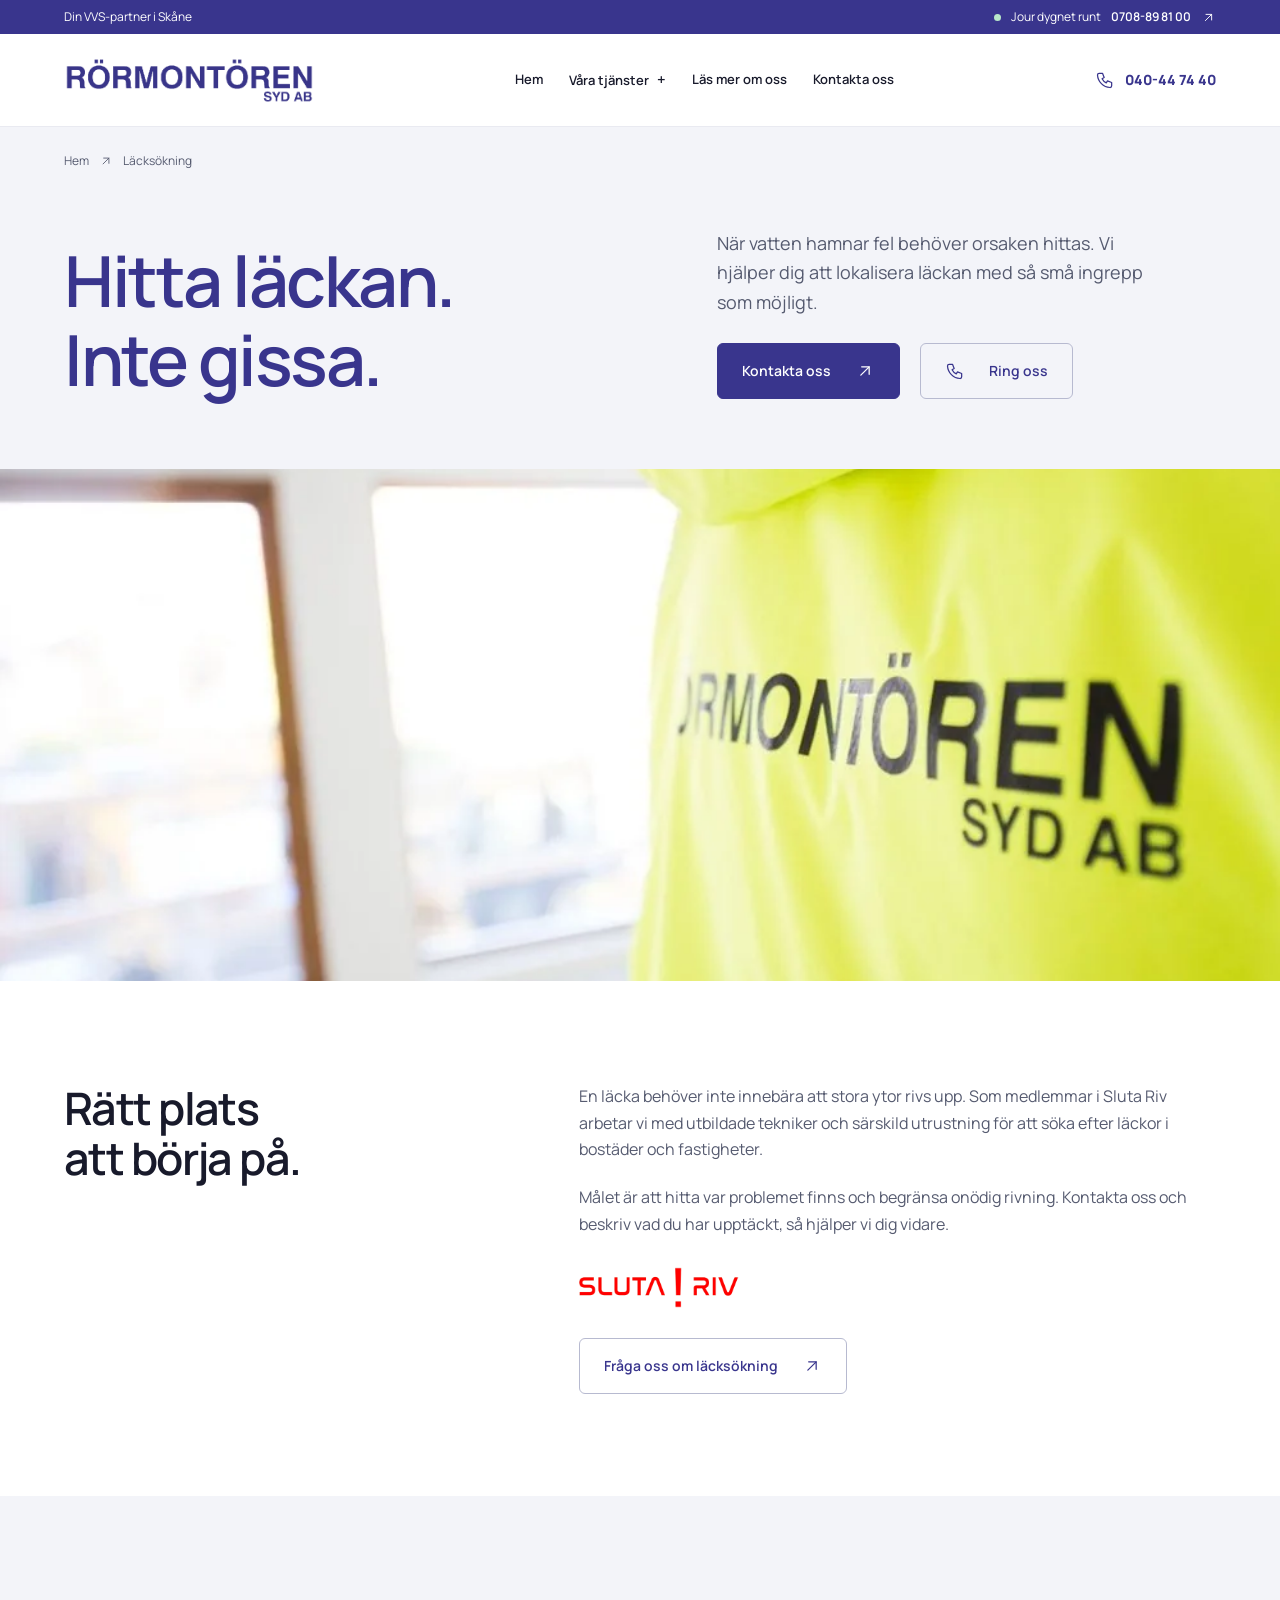
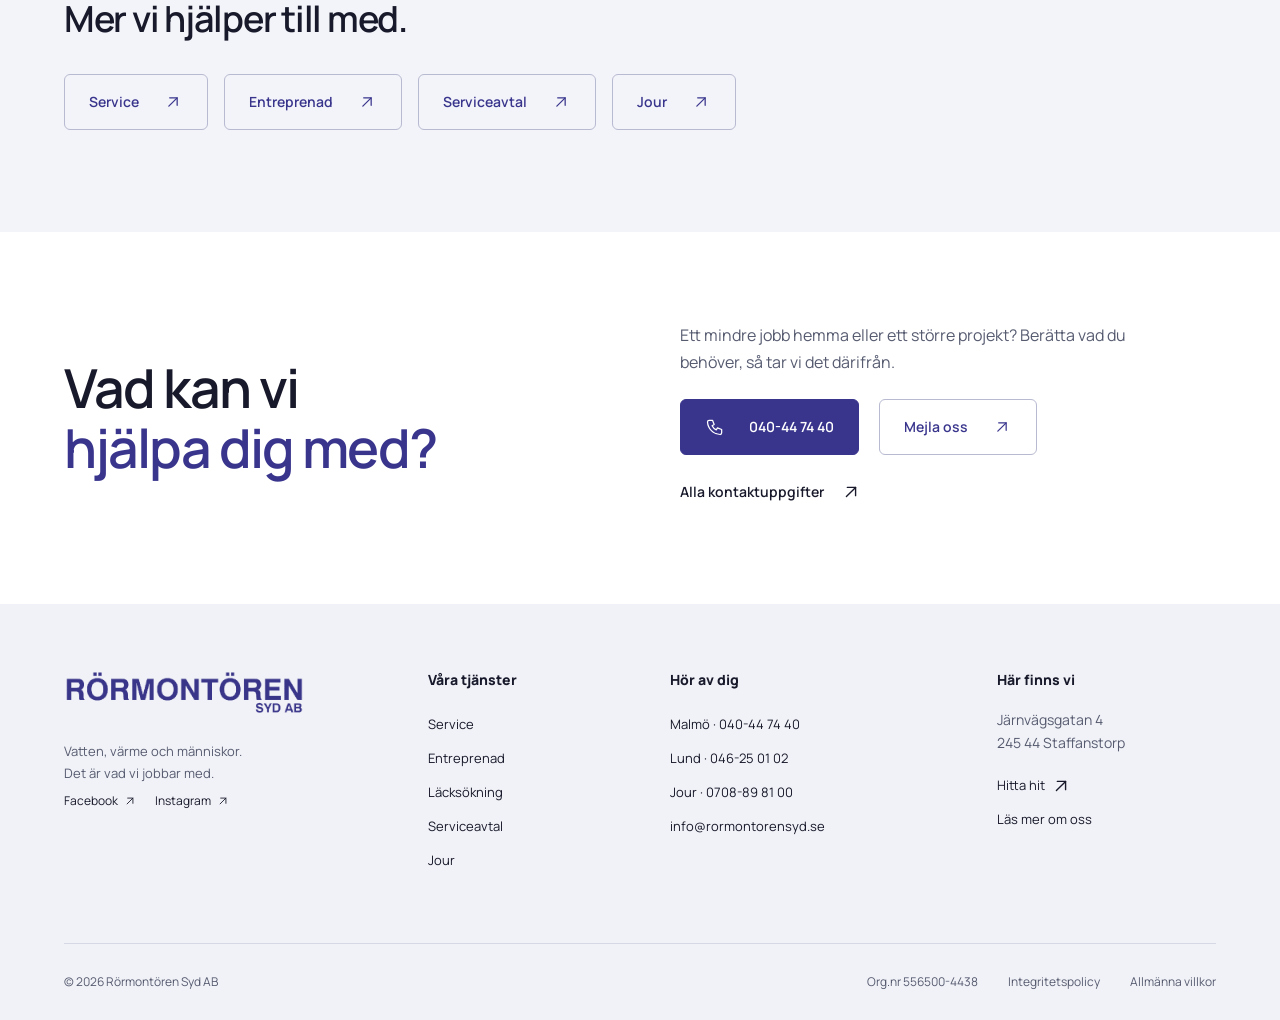
<file: lacksokning/index.html>
<!doctype html><html lang="sv"><head><meta charset="utf-8"><meta name="viewport" content="width=device-width, initial-scale=1"><title>Läcksökning med Sluta Riv | Rörmontören Syd</title><meta name="description" content="Riktad läcksökning i Skåne. Rörmontören Syd använder utbildade Sluta Riv-tekniker och specialutrustning."><meta name="robots" content="noindex, nofollow"><meta name="theme-color" content="#35358b"><link rel="canonical" href="https://rormontoren-syd-design.carlzzon121.chatgpt.site/lacksokning/"><meta property="og:locale" content="sv_SE"><meta property="og:type" content="website"><meta property="og:title" content="Läcksökning med Sluta Riv | Rörmontören Syd"><meta property="og:description" content="Riktad läcksökning i Skåne. Rörmontören Syd använder utbildade Sluta Riv-tekniker och specialutrustning."><meta property="og:url" content="https://rormontoren-syd-design.carlzzon121.chatgpt.site/lacksokning/"><meta property="og:image" content="https://rormontoren-syd-design.carlzzon121.chatgpt.site/assets/arbetsklader-1000.webp"><link rel="icon" href="../assets/favicon.svg" type="image/svg+xml"><link rel="preload" href="../assets/manrope-400.ttf" as="font" type="font/ttf" crossorigin><link rel="stylesheet" href="../styles.css"><script src="../app.js" defer></script><script type="application/ld+json">{"@context":"https://schema.org","@type":"Plumber","name":"Rörmontören Syd AB","url":"https://rormontorensyd.se/","telephone":"+4640447440","email":"info@rormontorensyd.se","address":{"@type":"PostalAddress","streetAddress":"Järnvägsgatan 4","postalCode":"245 44","addressLocality":"Staffanstorp","addressCountry":"SE"},"areaServed":"Skåne","image":"https://rormontoren-syd-design.carlzzon121.chatgpt.site/assets/montor-1200.webp"}</script></head><body><a class="skip" href="#main">Hoppa till innehåll</a>
 <div class="utility"><div class="wrap utility-inner"><span>Din VVS-partner i Skåne</span><a href="../jour/index.html"><span class="status-dot" aria-hidden="true"></span>Jour dygnet runt <strong>0708-89 81 00</strong><svg class="icon" aria-hidden="true" viewBox="0 0 24 24">
  <path stroke="none" d="M0 0h24v24H0z" fill="none"/>
  <path d="M17 7l-10 10" />
  <path d="M8 7l9 0l0 9" />
</svg></a></div></div>
 <header class="site-header"><div class="wrap nav-inner"><a href="../index.html" class="brand" aria-label="Rörmontören Syd – hem"><img src="../assets/logo.webp" width="1000" height="193" alt="Rörmontören Syd AB"></a>
 <nav class="desktop-nav" aria-label="Huvudmeny"><a href="../index.html" >Hem</a><details class="nav-dropdown"><summary>Våra tjänster</summary><div class="dropdown"><a href="../service/index.html" >Service<svg class="icon" aria-hidden="true" viewBox="0 0 24 24">
  <path stroke="none" d="M0 0h24v24H0z" fill="none"/>
  <path d="M17 7l-10 10" />
  <path d="M8 7l9 0l0 9" />
</svg></a><a href="../entreprenad/index.html" >Entreprenad<svg class="icon" aria-hidden="true" viewBox="0 0 24 24">
  <path stroke="none" d="M0 0h24v24H0z" fill="none"/>
  <path d="M17 7l-10 10" />
  <path d="M8 7l9 0l0 9" />
</svg></a><a href="../lacksokning/index.html" aria-current="page">Läcksökning<svg class="icon" aria-hidden="true" viewBox="0 0 24 24">
  <path stroke="none" d="M0 0h24v24H0z" fill="none"/>
  <path d="M17 7l-10 10" />
  <path d="M8 7l9 0l0 9" />
</svg></a><a href="../serviceavtal-2/index.html" >Serviceavtal<svg class="icon" aria-hidden="true" viewBox="0 0 24 24">
  <path stroke="none" d="M0 0h24v24H0z" fill="none"/>
  <path d="M17 7l-10 10" />
  <path d="M8 7l9 0l0 9" />
</svg></a><a href="../jour/index.html" >Jour<svg class="icon" aria-hidden="true" viewBox="0 0 24 24">
  <path stroke="none" d="M0 0h24v24H0z" fill="none"/>
  <path d="M17 7l-10 10" />
  <path d="M8 7l9 0l0 9" />
</svg></a></div></details><a href="../om-oss/index.html" >Läs mer om oss</a><a href="../kontakt/index.html" >Kontakta oss</a></nav>
 <a class="header-call" href="tel:+4640447440" aria-label="Ring Rörmontören Syd på 040-44 74 40"><svg class="icon" aria-hidden="true" viewBox="0 0 24 24">
  <path stroke="none" d="M0 0h24v24H0z" fill="none"/>
  <path d="M5 4h4l2 5l-2.5 1.5a11 11 0 0 0 5 5l1.5 -2.5l5 2v4a2 2 0 0 1 -2 2a16 16 0 0 1 -15 -15a2 2 0 0 1 2 -2" />
</svg><span>040-44 74 40</span></a><button class="menu-toggle" aria-expanded="false" aria-controls="mobile-nav" aria-label="Öppna menyn"><svg class="icon" aria-hidden="true" viewBox="0 0 24 24">
  <path stroke="none" d="M0 0h24v24H0z" fill="none"/>
  <path d="M4 6l16 0" />
  <path d="M4 12l16 0" />
  <path d="M4 18l16 0" />
</svg><span>Meny</span></button></div>
 <nav id="mobile-nav" class="mobile-nav" aria-label="Mobilmeny" hidden><a href="../index.html">Hem</a><details><summary>Våra tjänster</summary><a href="../service/index.html">Service</a><a href="../entreprenad/index.html">Entreprenad</a><a href="../lacksokning/index.html">Läcksökning</a><a href="../serviceavtal-2/index.html">Serviceavtal</a><a href="../jour/index.html">Jour</a></details><a href="../om-oss/index.html">Läs mer om oss</a><a href="../kontakt/index.html">Kontakta oss</a><a href="tel:+46708898100">Jour: 0708-89 81 00</a></nav></header><main id="main"><section class="page-intro"><div class="wrap"><nav class="breadcrumb" aria-label="Brödsmulor"><a href="../index.html">Hem</a><svg class="icon" aria-hidden="true" viewBox="0 0 24 24">
  <path stroke="none" d="M0 0h24v24H0z" fill="none"/>
  <path d="M17 7l-10 10" />
  <path d="M8 7l9 0l0 9" />
</svg><span aria-current="page">Läcksökning</span></nav><div class="intro-layout"><h1>Hitta läckan.<br>Inte gissa.</h1><div><p>När vatten hamnar fel behöver orsaken hittas. Vi hjälper dig att lokalisera läckan med så små ingrepp som möjligt.</p><div class="actions"><a class="button solid" href="../kontakt/index.html">Kontakta oss<svg class="icon" aria-hidden="true" viewBox="0 0 24 24">
  <path stroke="none" d="M0 0h24v24H0z" fill="none"/>
  <path d="M17 7l-10 10" />
  <path d="M8 7l9 0l0 9" />
</svg></a><a class="button outline" href="tel:+4640447440"><svg class="icon" aria-hidden="true" viewBox="0 0 24 24">
  <path stroke="none" d="M0 0h24v24H0z" fill="none"/>
  <path d="M5 4h4l2 5l-2.5 1.5a11 11 0 0 0 5 5l1.5 -2.5l5 2v4a2 2 0 0 1 -2 2a16 16 0 0 1 -15 -15a2 2 0 0 1 2 -2" />
</svg>Ring oss</a></div></div></div></div></section><img class="page-photo" src="../assets/arbetsklader-1000.webp" srcset="../assets/arbetsklader-480.webp 480w, ../assets/arbetsklader-900.webp 900w, ../assets/arbetsklader-1000.webp 1000w" sizes="100vw" alt="Detalj av Rörmontören Syds arbetskläder" width="1000" height="667" fetchpriority="high" loading="eager" decoding="async"><section class="section wrap editorial"><h2>Rätt plats att börja på.</h2><div class="prose"><p>En läcka behöver inte innebära att stora ytor rivs upp. Som medlemmar i Sluta Riv arbetar vi med utbildade tekniker och särskild utrustning för att söka efter läckor i bostäder och fastigheter.</p><p>Målet är att hitta var problemet finns och begränsa onödig rivning. Kontakta oss och beskriv vad du har upptäckt, så hjälper vi dig vidare.</p><div class="partner-row"><img src="../assets/slutariv.webp" width="450" height="114" alt="Sluta Riv"></div><a class="button outline" href="mailto:info@rormontorensyd.se">Fråga oss om läcksökning<svg class="icon" aria-hidden="true" viewBox="0 0 24 24">
  <path stroke="none" d="M0 0h24v24H0z" fill="none"/>
  <path d="M17 7l-10 10" />
  <path d="M8 7l9 0l0 9" />
</svg></a></div></section><section class="section related"><div class="wrap"><h2>Mer vi hjälper till med.</h2><div class="related-links"><a class="button outline" href="../service/index.html">Service<svg class="icon" aria-hidden="true" viewBox="0 0 24 24">
  <path stroke="none" d="M0 0h24v24H0z" fill="none"/>
  <path d="M17 7l-10 10" />
  <path d="M8 7l9 0l0 9" />
</svg></a><a class="button outline" href="../entreprenad/index.html">Entreprenad<svg class="icon" aria-hidden="true" viewBox="0 0 24 24">
  <path stroke="none" d="M0 0h24v24H0z" fill="none"/>
  <path d="M17 7l-10 10" />
  <path d="M8 7l9 0l0 9" />
</svg></a><a class="button outline" href="../serviceavtal-2/index.html">Serviceavtal<svg class="icon" aria-hidden="true" viewBox="0 0 24 24">
  <path stroke="none" d="M0 0h24v24H0z" fill="none"/>
  <path d="M17 7l-10 10" />
  <path d="M8 7l9 0l0 9" />
</svg></a><a class="button outline" href="../jour/index.html">Jour<svg class="icon" aria-hidden="true" viewBox="0 0 24 24">
  <path stroke="none" d="M0 0h24v24H0z" fill="none"/>
  <path d="M17 7l-10 10" />
  <path d="M8 7l9 0l0 9" />
</svg></a></div></div></section><section class="contact-band"><div class="wrap contact-band-inner"><h2>Vad kan vi<br><span>hjälpa dig med?</span></h2><div><p>Ett mindre jobb hemma eller ett större projekt? Berätta vad du behöver, så tar vi det därifrån.</p><div class="actions"><a class="button solid" href="tel:+4640447440"><svg class="icon" aria-hidden="true" viewBox="0 0 24 24">
  <path stroke="none" d="M0 0h24v24H0z" fill="none"/>
  <path d="M5 4h4l2 5l-2.5 1.5a11 11 0 0 0 5 5l1.5 -2.5l5 2v4a2 2 0 0 1 -2 2a16 16 0 0 1 -15 -15a2 2 0 0 1 2 -2" />
</svg>040-44 74 40</a><a class="button outline" href="mailto:info@rormontorensyd.se">Mejla oss<svg class="icon" aria-hidden="true" viewBox="0 0 24 24">
  <path stroke="none" d="M0 0h24v24H0z" fill="none"/>
  <path d="M17 7l-10 10" />
  <path d="M8 7l9 0l0 9" />
</svg></a></div><a class="text-link" href="../kontakt/index.html">Alla kontaktuppgifter<svg class="icon" aria-hidden="true" viewBox="0 0 24 24">
  <path stroke="none" d="M0 0h24v24H0z" fill="none"/>
  <path d="M17 7l-10 10" />
  <path d="M8 7l9 0l0 9" />
</svg></a></div></div></section></main><footer><div class="wrap footer-grid"><div class="footer-brand"><img src="../assets/logo.webp" alt="Rörmontören Syd AB" width="1000" height="193"><p>Vatten, värme och människor.<br>Det är vad vi jobbar med.</p><a href="https://www.facebook.com/profile.php?id=100033242960676" target="_blank" rel="noopener noreferrer">Facebook<svg class="icon" aria-hidden="true" viewBox="0 0 24 24">
  <path stroke="none" d="M0 0h24v24H0z" fill="none"/>
  <path d="M17 7l-10 10" />
  <path d="M8 7l9 0l0 9" />
</svg></a><a href="https://www.instagram.com/rormontorensyd/" target="_blank" rel="noopener noreferrer">Instagram<svg class="icon" aria-hidden="true" viewBox="0 0 24 24">
  <path stroke="none" d="M0 0h24v24H0z" fill="none"/>
  <path d="M17 7l-10 10" />
  <path d="M8 7l9 0l0 9" />
</svg></a></div><div><h2>Våra tjänster</h2><a href="../service/index.html">Service</a><a href="../entreprenad/index.html">Entreprenad</a><a href="../lacksokning/index.html">Läcksökning</a><a href="../serviceavtal-2/index.html">Serviceavtal</a><a href="../jour/index.html">Jour</a></div><div><h2>Hör av dig</h2><a href="tel:+4640447440">Malmö · 040-44 74 40</a><a href="tel:+4646250102">Lund · 046-25 01 02</a><a href="tel:+46708898100">Jour · 0708-89 81 00</a><a href="mailto:info@rormontorensyd.se">info@rormontorensyd.se</a></div><div><h2>Här finns vi</h2><address>Järnvägsgatan 4<br>245 44 Staffanstorp</address><a href="https://www.google.com/maps/search/?api=1&query=J%C3%A4rnv%C3%A4gsgatan+4+245+44+Staffanstorp" target="_blank" rel="noopener noreferrer">Hitta hit<svg class="icon" aria-hidden="true" viewBox="0 0 24 24">
  <path stroke="none" d="M0 0h24v24H0z" fill="none"/>
  <path d="M17 7l-10 10" />
  <path d="M8 7l9 0l0 9" />
</svg></a><a href="../om-oss/index.html">Läs mer om oss</a></div></div><div class="wrap footer-bottom"><span>© 2026 Rörmontören Syd AB</span><span>Org.nr 556500-4438</span><a href="../integritetspolicy/index.html">Integritetspolicy</a><a href="../allmanna-villkor/index.html">Allmänna villkor</a></div></footer></body></html>
</file>
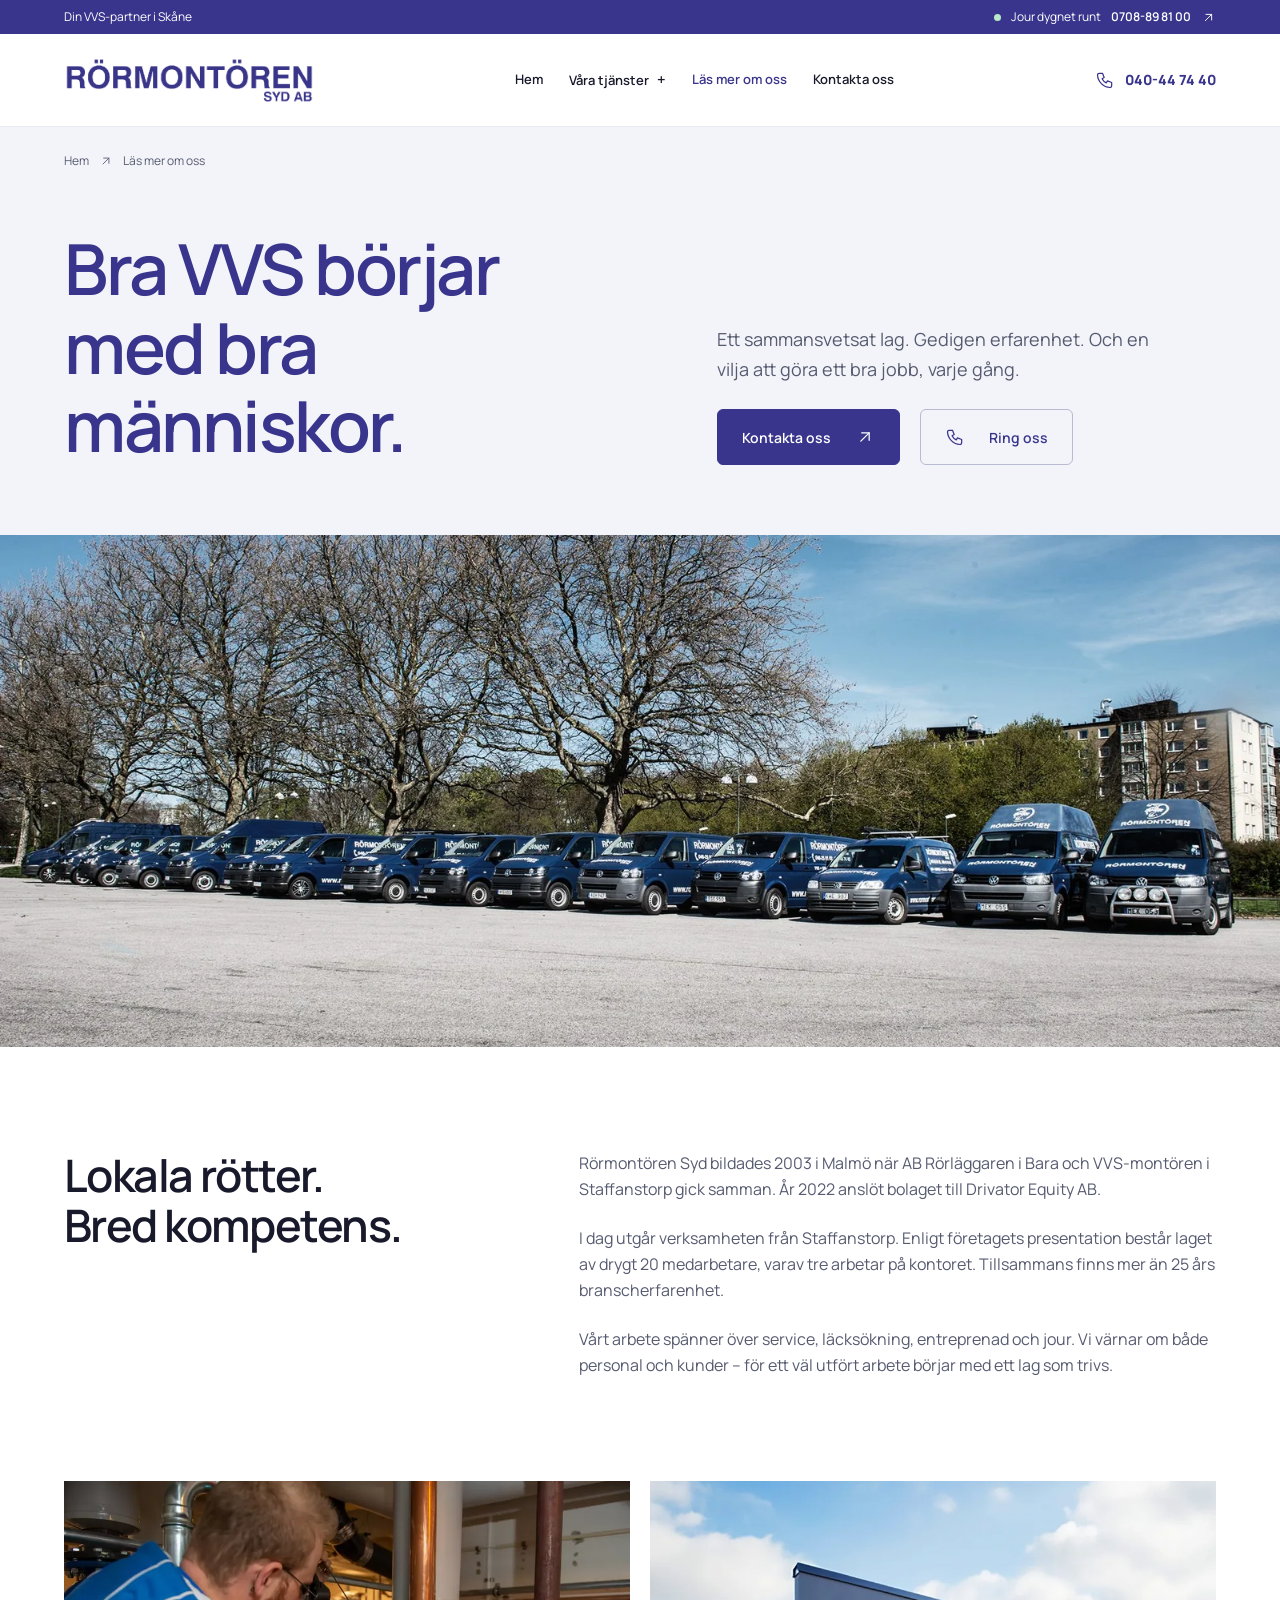
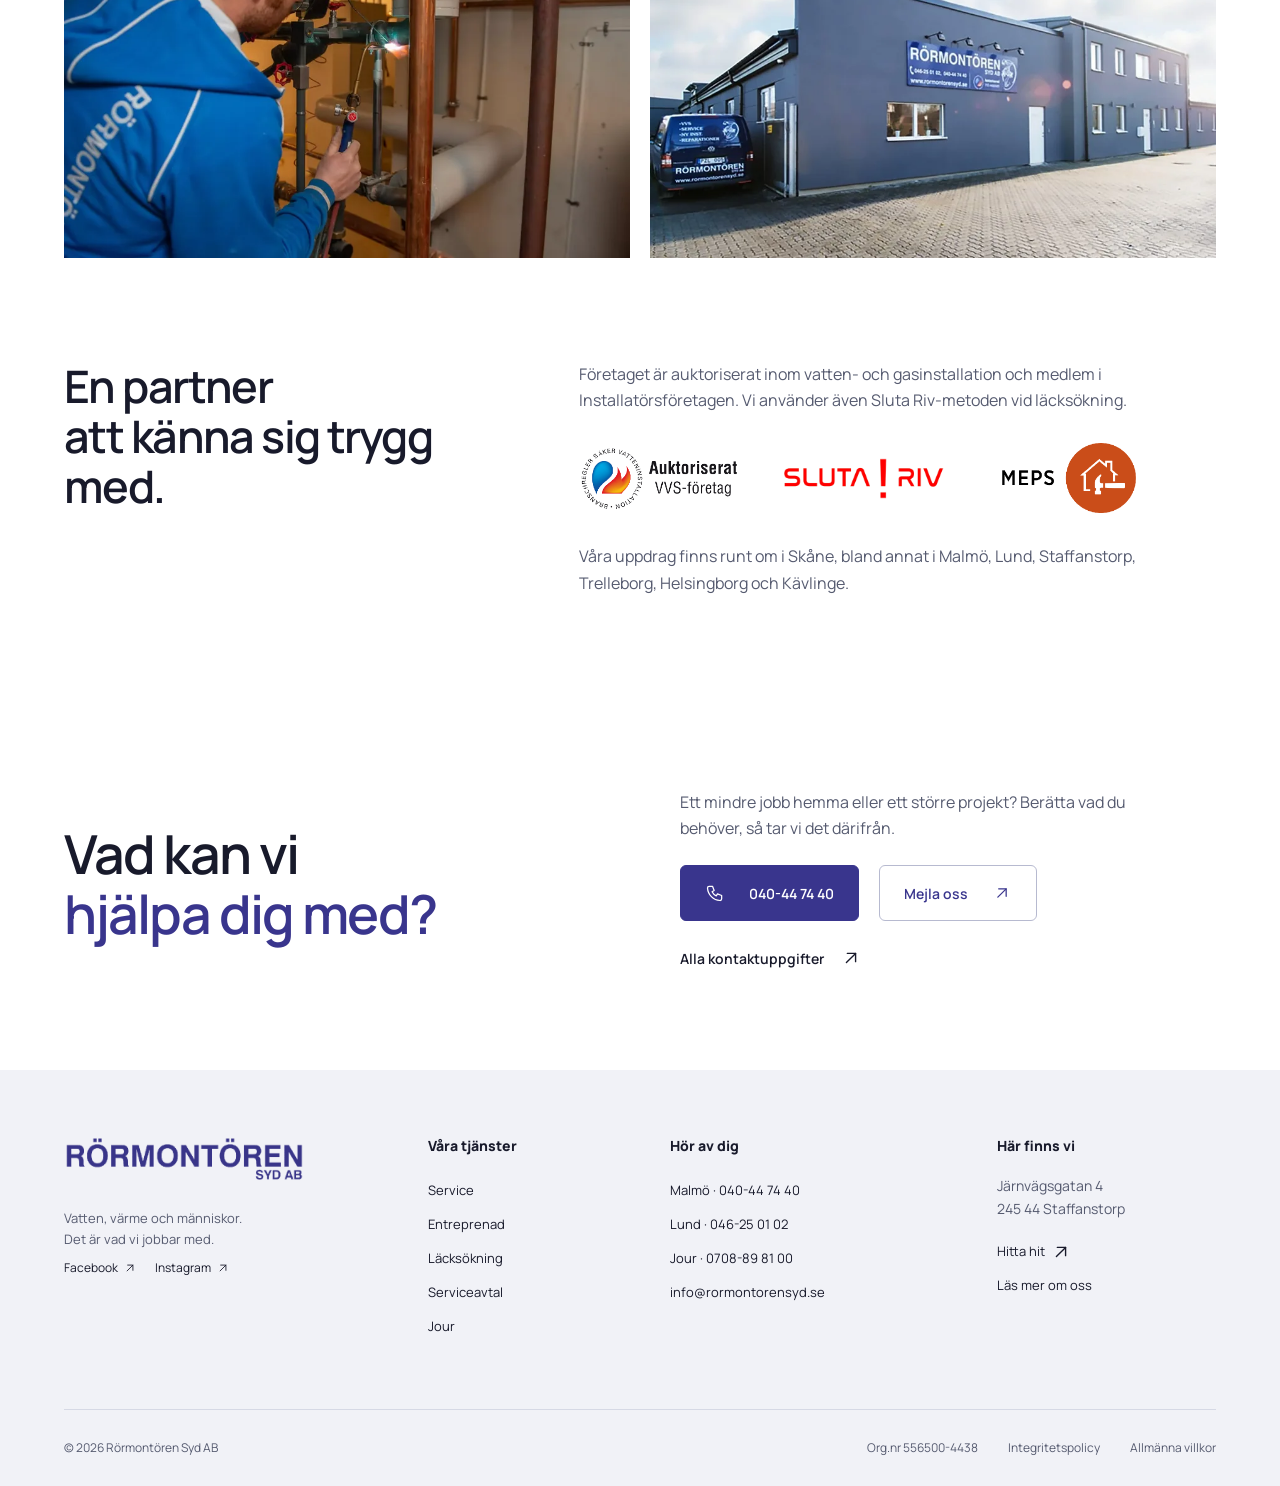
<file: om-oss/index.html>
<!doctype html><html lang="sv"><head><meta charset="utf-8"><meta name="viewport" content="width=device-width, initial-scale=1"><title>Om oss – VVS från Staffanstorp | Rörmontören Syd</title><meta name="description" content="Lär känna Rörmontören Syd. Ett lokalt VVS-företag med mer än 25 års branscherfarenhet och verksamhet i hela Skåne."><meta name="robots" content="noindex, nofollow"><meta name="theme-color" content="#35358b"><link rel="canonical" href="https://rormontoren-syd-design.carlzzon121.chatgpt.site/om-oss/"><meta property="og:locale" content="sv_SE"><meta property="og:type" content="website"><meta property="og:title" content="Om oss – VVS från Staffanstorp | Rörmontören Syd"><meta property="og:description" content="Lär känna Rörmontören Syd. Ett lokalt VVS-företag med mer än 25 års branscherfarenhet och verksamhet i hela Skåne."><meta property="og:url" content="https://rormontoren-syd-design.carlzzon121.chatgpt.site/om-oss/"><meta property="og:image" content="https://rormontoren-syd-design.carlzzon121.chatgpt.site/assets/fordon-1600.webp"><link rel="icon" href="../assets/favicon.svg" type="image/svg+xml"><link rel="preload" href="../assets/manrope-400.ttf" as="font" type="font/ttf" crossorigin><link rel="stylesheet" href="../styles.css"><script src="../app.js" defer></script><script type="application/ld+json">{"@context":"https://schema.org","@type":"Plumber","name":"Rörmontören Syd AB","url":"https://rormontorensyd.se/","telephone":"+4640447440","email":"info@rormontorensyd.se","address":{"@type":"PostalAddress","streetAddress":"Järnvägsgatan 4","postalCode":"245 44","addressLocality":"Staffanstorp","addressCountry":"SE"},"areaServed":"Skåne","image":"https://rormontoren-syd-design.carlzzon121.chatgpt.site/assets/montor-1200.webp"}</script></head><body><a class="skip" href="#main">Hoppa till innehåll</a>
 <div class="utility"><div class="wrap utility-inner"><span>Din VVS-partner i Skåne</span><a href="../jour/index.html"><span class="status-dot" aria-hidden="true"></span>Jour dygnet runt <strong>0708-89 81 00</strong><svg class="icon" aria-hidden="true" viewBox="0 0 24 24">
  <path stroke="none" d="M0 0h24v24H0z" fill="none"/>
  <path d="M17 7l-10 10" />
  <path d="M8 7l9 0l0 9" />
</svg></a></div></div>
 <header class="site-header"><div class="wrap nav-inner"><a href="../index.html" class="brand" aria-label="Rörmontören Syd – hem"><img src="../assets/logo.webp" width="1000" height="193" alt="Rörmontören Syd AB"></a>
 <nav class="desktop-nav" aria-label="Huvudmeny"><a href="../index.html" >Hem</a><details class="nav-dropdown"><summary>Våra tjänster</summary><div class="dropdown"><a href="../service/index.html" >Service<svg class="icon" aria-hidden="true" viewBox="0 0 24 24">
  <path stroke="none" d="M0 0h24v24H0z" fill="none"/>
  <path d="M17 7l-10 10" />
  <path d="M8 7l9 0l0 9" />
</svg></a><a href="../entreprenad/index.html" >Entreprenad<svg class="icon" aria-hidden="true" viewBox="0 0 24 24">
  <path stroke="none" d="M0 0h24v24H0z" fill="none"/>
  <path d="M17 7l-10 10" />
  <path d="M8 7l9 0l0 9" />
</svg></a><a href="../lacksokning/index.html" >Läcksökning<svg class="icon" aria-hidden="true" viewBox="0 0 24 24">
  <path stroke="none" d="M0 0h24v24H0z" fill="none"/>
  <path d="M17 7l-10 10" />
  <path d="M8 7l9 0l0 9" />
</svg></a><a href="../serviceavtal-2/index.html" >Serviceavtal<svg class="icon" aria-hidden="true" viewBox="0 0 24 24">
  <path stroke="none" d="M0 0h24v24H0z" fill="none"/>
  <path d="M17 7l-10 10" />
  <path d="M8 7l9 0l0 9" />
</svg></a><a href="../jour/index.html" >Jour<svg class="icon" aria-hidden="true" viewBox="0 0 24 24">
  <path stroke="none" d="M0 0h24v24H0z" fill="none"/>
  <path d="M17 7l-10 10" />
  <path d="M8 7l9 0l0 9" />
</svg></a></div></details><a href="../om-oss/index.html" aria-current="page">Läs mer om oss</a><a href="../kontakt/index.html" >Kontakta oss</a></nav>
 <a class="header-call" href="tel:+4640447440" aria-label="Ring Rörmontören Syd på 040-44 74 40"><svg class="icon" aria-hidden="true" viewBox="0 0 24 24">
  <path stroke="none" d="M0 0h24v24H0z" fill="none"/>
  <path d="M5 4h4l2 5l-2.5 1.5a11 11 0 0 0 5 5l1.5 -2.5l5 2v4a2 2 0 0 1 -2 2a16 16 0 0 1 -15 -15a2 2 0 0 1 2 -2" />
</svg><span>040-44 74 40</span></a><button class="menu-toggle" aria-expanded="false" aria-controls="mobile-nav" aria-label="Öppna menyn"><svg class="icon" aria-hidden="true" viewBox="0 0 24 24">
  <path stroke="none" d="M0 0h24v24H0z" fill="none"/>
  <path d="M4 6l16 0" />
  <path d="M4 12l16 0" />
  <path d="M4 18l16 0" />
</svg><span>Meny</span></button></div>
 <nav id="mobile-nav" class="mobile-nav" aria-label="Mobilmeny" hidden><a href="../index.html">Hem</a><details><summary>Våra tjänster</summary><a href="../service/index.html">Service</a><a href="../entreprenad/index.html">Entreprenad</a><a href="../lacksokning/index.html">Läcksökning</a><a href="../serviceavtal-2/index.html">Serviceavtal</a><a href="../jour/index.html">Jour</a></details><a href="../om-oss/index.html">Läs mer om oss</a><a href="../kontakt/index.html">Kontakta oss</a><a href="tel:+46708898100">Jour: 0708-89 81 00</a></nav></header><main id="main"><section class="page-intro"><div class="wrap"><nav class="breadcrumb" aria-label="Brödsmulor"><a href="../index.html">Hem</a><svg class="icon" aria-hidden="true" viewBox="0 0 24 24">
  <path stroke="none" d="M0 0h24v24H0z" fill="none"/>
  <path d="M17 7l-10 10" />
  <path d="M8 7l9 0l0 9" />
</svg><span aria-current="page">Läs mer om oss</span></nav><div class="intro-layout"><h1>Bra VVS börjar<br>med bra människor.</h1><div><p>Ett sammansvetsat lag. Gedigen erfarenhet. Och en vilja att göra ett bra jobb, varje gång.</p><div class="actions"><a class="button solid" href="../kontakt/index.html">Kontakta oss<svg class="icon" aria-hidden="true" viewBox="0 0 24 24">
  <path stroke="none" d="M0 0h24v24H0z" fill="none"/>
  <path d="M17 7l-10 10" />
  <path d="M8 7l9 0l0 9" />
</svg></a><a class="button outline" href="tel:+4640447440"><svg class="icon" aria-hidden="true" viewBox="0 0 24 24">
  <path stroke="none" d="M0 0h24v24H0z" fill="none"/>
  <path d="M5 4h4l2 5l-2.5 1.5a11 11 0 0 0 5 5l1.5 -2.5l5 2v4a2 2 0 0 1 -2 2a16 16 0 0 1 -15 -15a2 2 0 0 1 2 -2" />
</svg>Ring oss</a></div></div></div></div></section><img class="page-photo" src="../assets/fordon-1600.webp" srcset="../assets/fordon-480.webp 480w, ../assets/fordon-900.webp 900w, ../assets/fordon-1600.webp 1600w" sizes="100vw" alt="Företagets blå servicebilar samlade i Staffanstorp" width="2000" height="1334" fetchpriority="high" loading="eager" decoding="async"><section class="section wrap editorial"><h2>Lokala rötter.<br>Bred kompetens.</h2><div class="prose"><p>Rörmontören Syd bildades 2003 i Malmö när AB Rörläggaren i Bara och VVS-montören i Staffanstorp gick samman. År 2022 anslöt bolaget till Drivator Equity AB.</p><p>I dag utgår verksamheten från Staffanstorp. Enligt företagets presentation består laget av drygt 20 medarbetare, varav tre arbetar på kontoret. Tillsammans finns mer än 25 års branscherfarenhet.</p><p>Vårt arbete spänner över service, läcksökning, entreprenad och jour. Vi värnar om både personal och kunder – för ett väl utfört arbete börjar med ett lag som trivs.</p></div></section><div class="wrap two-images"><img class="" src="../assets/montor-1200.webp" srcset="../assets/montor-480.webp 480w, ../assets/montor-900.webp 900w, ../assets/montor-1200.webp 1200w" sizes="(max-width: 700px) 100vw, 50vw" alt="Rörmontören Syds montör vid kopparrör" width="1200" height="800" loading="lazy" decoding="async"><img class="" src="../assets/kontor-1500.webp" srcset="../assets/kontor-480.webp 480w, ../assets/kontor-900.webp 900w, ../assets/kontor-1500.webp 1500w" sizes="(max-width: 700px) 100vw, 50vw" alt="Företagets blå kontorsbyggnad" width="1500" height="1001" loading="lazy" decoding="async"></div><section class="section wrap editorial"><h2>En partner<br>att känna sig trygg med.</h2><div class="prose"><p>Företaget är auktoriserat inom vatten- och gasinstallation och medlem i Installatörsföretagen. Vi använder även Sluta Riv-metoden vid läcksökning.</p><div class="partner-row"><img src="../assets/saker-vatten.webp" width="600" height="244" alt="Auktoriserat VVS-företag – Säker Vatten"><img src="../assets/slutariv.webp" width="450" height="114" alt="Sluta Riv"><img src="../assets/meps.webp" width="479" height="250" alt="MEPS – metodpartner"></div><p>Våra uppdrag finns runt om i Skåne, bland annat i Malmö, Lund, Staffanstorp, Trelleborg, Helsingborg och Kävlinge.</p></div></section><section class="contact-band"><div class="wrap contact-band-inner"><h2>Vad kan vi<br><span>hjälpa dig med?</span></h2><div><p>Ett mindre jobb hemma eller ett större projekt? Berätta vad du behöver, så tar vi det därifrån.</p><div class="actions"><a class="button solid" href="tel:+4640447440"><svg class="icon" aria-hidden="true" viewBox="0 0 24 24">
  <path stroke="none" d="M0 0h24v24H0z" fill="none"/>
  <path d="M5 4h4l2 5l-2.5 1.5a11 11 0 0 0 5 5l1.5 -2.5l5 2v4a2 2 0 0 1 -2 2a16 16 0 0 1 -15 -15a2 2 0 0 1 2 -2" />
</svg>040-44 74 40</a><a class="button outline" href="mailto:info@rormontorensyd.se">Mejla oss<svg class="icon" aria-hidden="true" viewBox="0 0 24 24">
  <path stroke="none" d="M0 0h24v24H0z" fill="none"/>
  <path d="M17 7l-10 10" />
  <path d="M8 7l9 0l0 9" />
</svg></a></div><a class="text-link" href="../kontakt/index.html">Alla kontaktuppgifter<svg class="icon" aria-hidden="true" viewBox="0 0 24 24">
  <path stroke="none" d="M0 0h24v24H0z" fill="none"/>
  <path d="M17 7l-10 10" />
  <path d="M8 7l9 0l0 9" />
</svg></a></div></div></section></main><footer><div class="wrap footer-grid"><div class="footer-brand"><img src="../assets/logo.webp" alt="Rörmontören Syd AB" width="1000" height="193"><p>Vatten, värme och människor.<br>Det är vad vi jobbar med.</p><a href="https://www.facebook.com/profile.php?id=100033242960676" target="_blank" rel="noopener noreferrer">Facebook<svg class="icon" aria-hidden="true" viewBox="0 0 24 24">
  <path stroke="none" d="M0 0h24v24H0z" fill="none"/>
  <path d="M17 7l-10 10" />
  <path d="M8 7l9 0l0 9" />
</svg></a><a href="https://www.instagram.com/rormontorensyd/" target="_blank" rel="noopener noreferrer">Instagram<svg class="icon" aria-hidden="true" viewBox="0 0 24 24">
  <path stroke="none" d="M0 0h24v24H0z" fill="none"/>
  <path d="M17 7l-10 10" />
  <path d="M8 7l9 0l0 9" />
</svg></a></div><div><h2>Våra tjänster</h2><a href="../service/index.html">Service</a><a href="../entreprenad/index.html">Entreprenad</a><a href="../lacksokning/index.html">Läcksökning</a><a href="../serviceavtal-2/index.html">Serviceavtal</a><a href="../jour/index.html">Jour</a></div><div><h2>Hör av dig</h2><a href="tel:+4640447440">Malmö · 040-44 74 40</a><a href="tel:+4646250102">Lund · 046-25 01 02</a><a href="tel:+46708898100">Jour · 0708-89 81 00</a><a href="mailto:info@rormontorensyd.se">info@rormontorensyd.se</a></div><div><h2>Här finns vi</h2><address>Järnvägsgatan 4<br>245 44 Staffanstorp</address><a href="https://www.google.com/maps/search/?api=1&query=J%C3%A4rnv%C3%A4gsgatan+4+245+44+Staffanstorp" target="_blank" rel="noopener noreferrer">Hitta hit<svg class="icon" aria-hidden="true" viewBox="0 0 24 24">
  <path stroke="none" d="M0 0h24v24H0z" fill="none"/>
  <path d="M17 7l-10 10" />
  <path d="M8 7l9 0l0 9" />
</svg></a><a href="../om-oss/index.html">Läs mer om oss</a></div></div><div class="wrap footer-bottom"><span>© 2026 Rörmontören Syd AB</span><span>Org.nr 556500-4438</span><a href="../integritetspolicy/index.html">Integritetspolicy</a><a href="../allmanna-villkor/index.html">Allmänna villkor</a></div></footer></body></html>
</file>
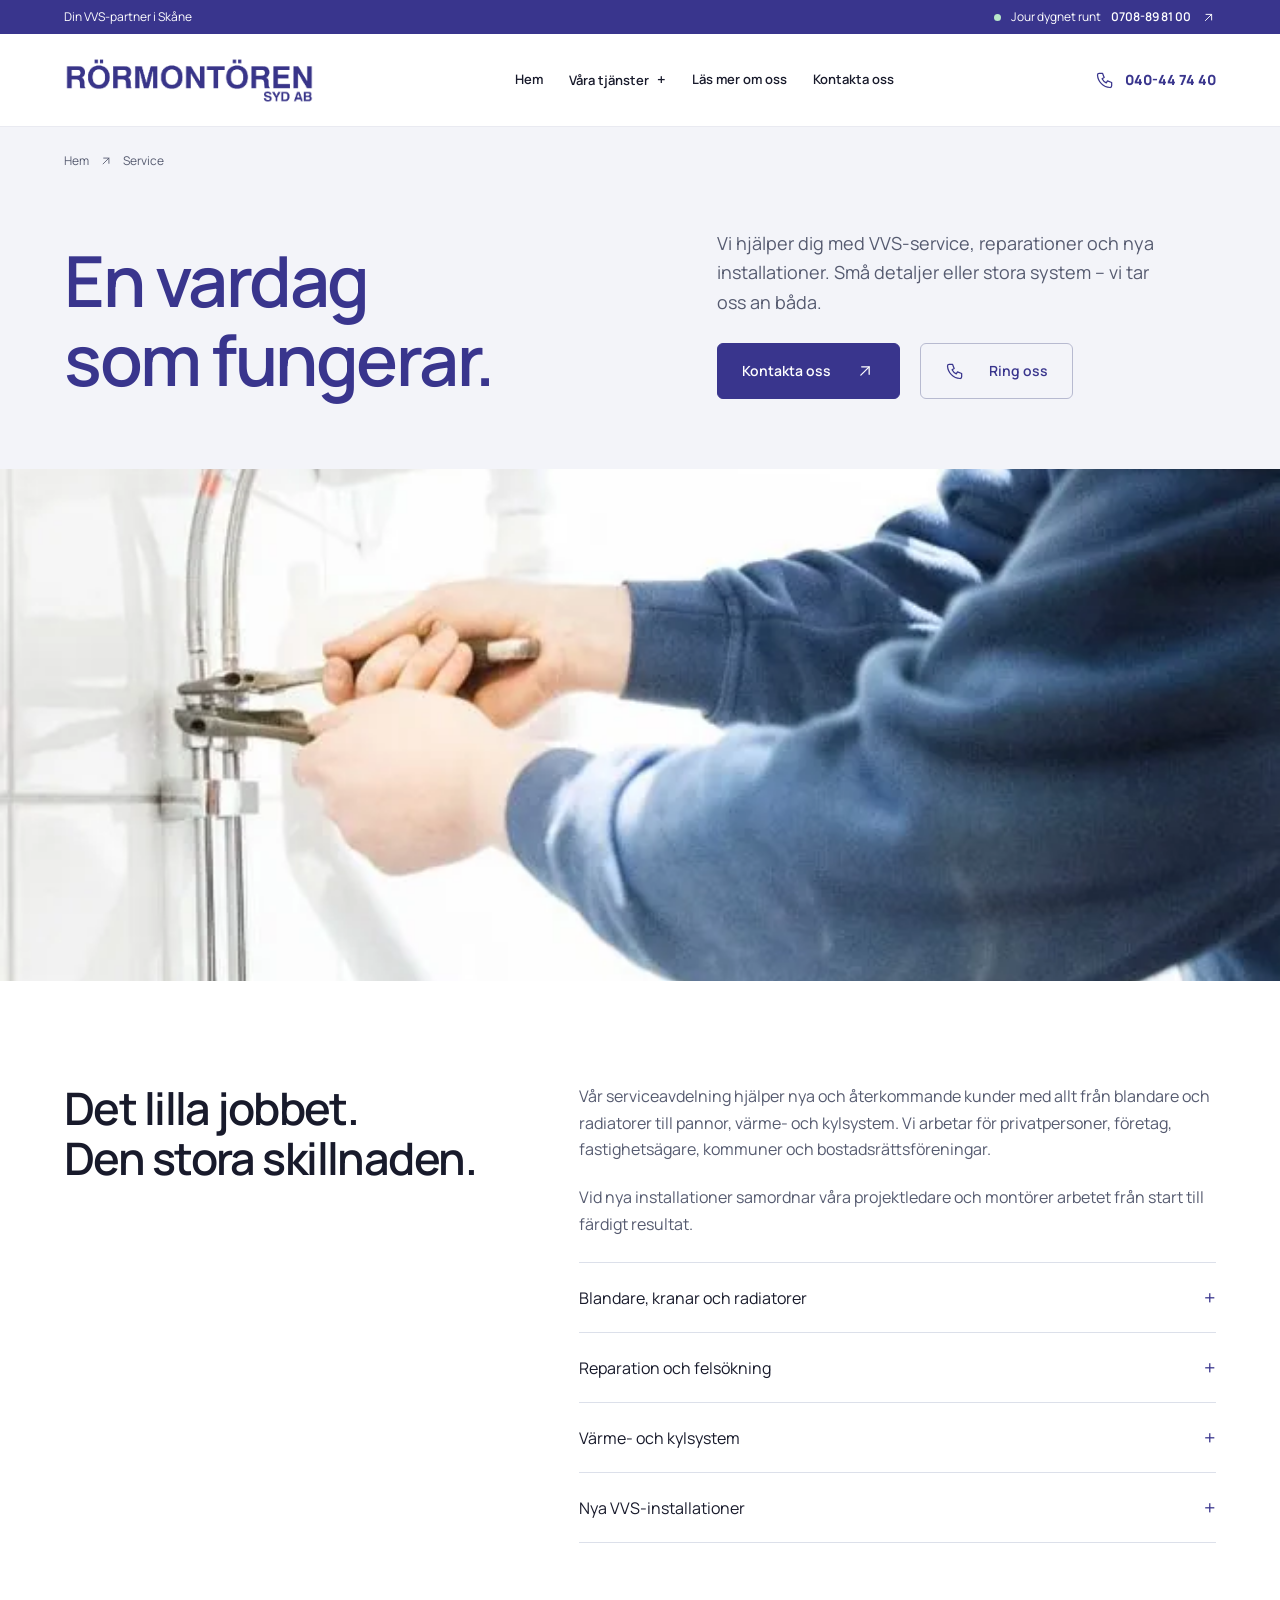
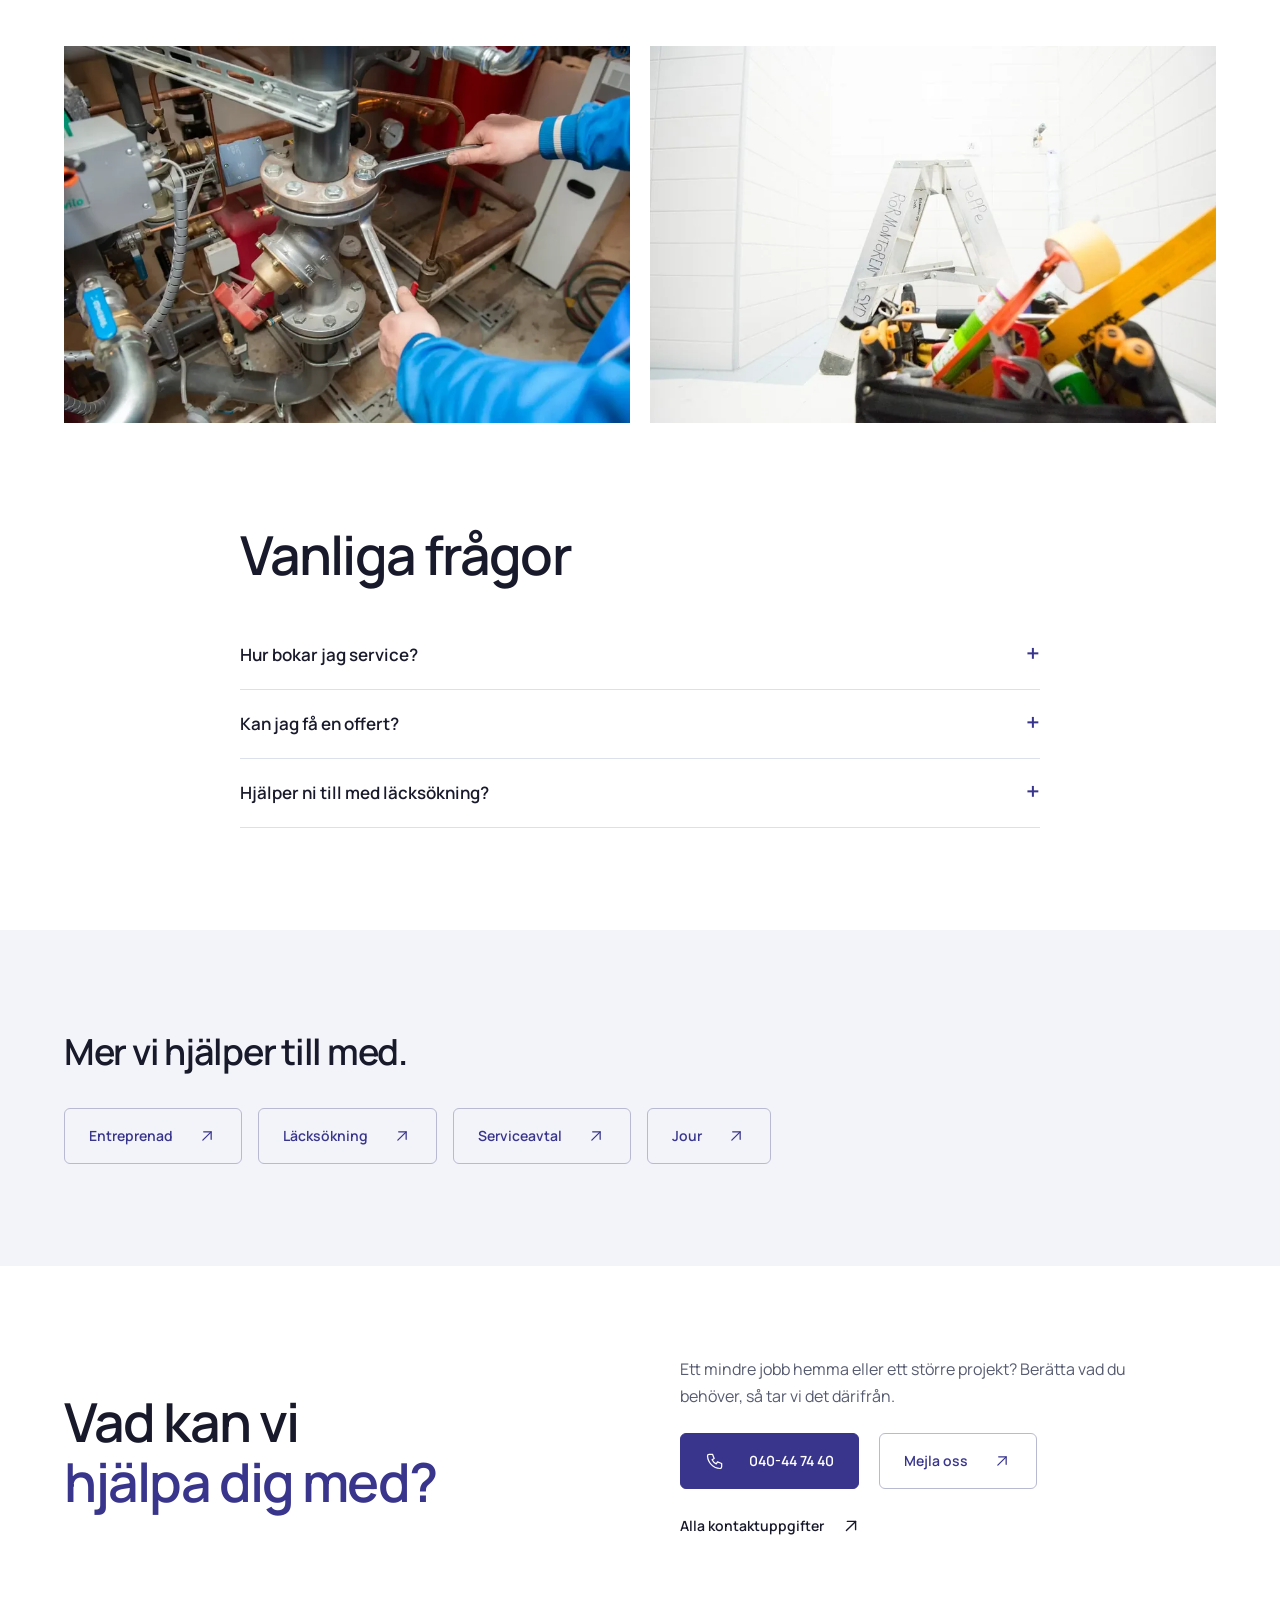
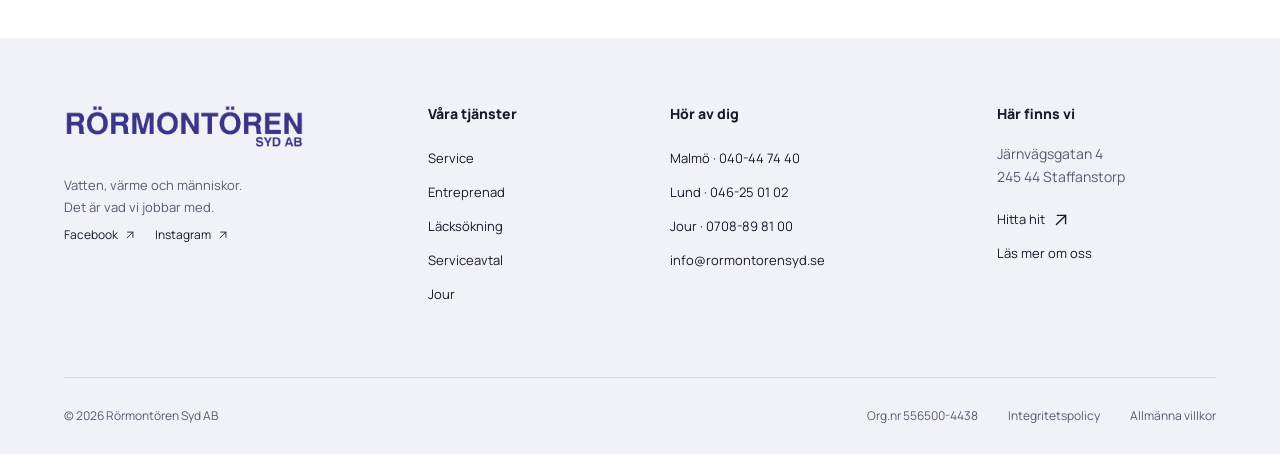
<file: service/index.html>
<!doctype html><html lang="sv"><head><meta charset="utf-8"><meta name="viewport" content="width=device-width, initial-scale=1"><title>VVS-service i Skåne | Rörmontören Syd</title><meta name="description" content="VVS-service, felsökning och installation för privatpersoner, företag och fastighetsägare i Skåne."><meta name="robots" content="noindex, nofollow"><meta name="theme-color" content="#35358b"><link rel="canonical" href="https://rormontoren-syd-design.carlzzon121.chatgpt.site/service/"><meta property="og:locale" content="sv_SE"><meta property="og:type" content="website"><meta property="og:title" content="VVS-service i Skåne | Rörmontören Syd"><meta property="og:description" content="VVS-service, felsökning och installation för privatpersoner, företag och fastighetsägare i Skåne."><meta property="og:url" content="https://rormontoren-syd-design.carlzzon121.chatgpt.site/service/"><meta property="og:image" content="https://rormontoren-syd-design.carlzzon121.chatgpt.site/assets/service-667.webp"><link rel="icon" href="../assets/favicon.svg" type="image/svg+xml"><link rel="preload" href="../assets/manrope-400.ttf" as="font" type="font/ttf" crossorigin><link rel="stylesheet" href="../styles.css"><script src="../app.js" defer></script><script type="application/ld+json">{"@context":"https://schema.org","@type":"Plumber","name":"Rörmontören Syd AB","url":"https://rormontorensyd.se/","telephone":"+4640447440","email":"info@rormontorensyd.se","address":{"@type":"PostalAddress","streetAddress":"Järnvägsgatan 4","postalCode":"245 44","addressLocality":"Staffanstorp","addressCountry":"SE"},"areaServed":"Skåne","image":"https://rormontoren-syd-design.carlzzon121.chatgpt.site/assets/montor-1200.webp"}</script></head><body><a class="skip" href="#main">Hoppa till innehåll</a>
 <div class="utility"><div class="wrap utility-inner"><span>Din VVS-partner i Skåne</span><a href="../jour/index.html"><span class="status-dot" aria-hidden="true"></span>Jour dygnet runt <strong>0708-89 81 00</strong><svg class="icon" aria-hidden="true" viewBox="0 0 24 24">
  <path stroke="none" d="M0 0h24v24H0z" fill="none"/>
  <path d="M17 7l-10 10" />
  <path d="M8 7l9 0l0 9" />
</svg></a></div></div>
 <header class="site-header"><div class="wrap nav-inner"><a href="../index.html" class="brand" aria-label="Rörmontören Syd – hem"><img src="../assets/logo.webp" width="1000" height="193" alt="Rörmontören Syd AB"></a>
 <nav class="desktop-nav" aria-label="Huvudmeny"><a href="../index.html" >Hem</a><details class="nav-dropdown"><summary>Våra tjänster</summary><div class="dropdown"><a href="../service/index.html" aria-current="page">Service<svg class="icon" aria-hidden="true" viewBox="0 0 24 24">
  <path stroke="none" d="M0 0h24v24H0z" fill="none"/>
  <path d="M17 7l-10 10" />
  <path d="M8 7l9 0l0 9" />
</svg></a><a href="../entreprenad/index.html" >Entreprenad<svg class="icon" aria-hidden="true" viewBox="0 0 24 24">
  <path stroke="none" d="M0 0h24v24H0z" fill="none"/>
  <path d="M17 7l-10 10" />
  <path d="M8 7l9 0l0 9" />
</svg></a><a href="../lacksokning/index.html" >Läcksökning<svg class="icon" aria-hidden="true" viewBox="0 0 24 24">
  <path stroke="none" d="M0 0h24v24H0z" fill="none"/>
  <path d="M17 7l-10 10" />
  <path d="M8 7l9 0l0 9" />
</svg></a><a href="../serviceavtal-2/index.html" >Serviceavtal<svg class="icon" aria-hidden="true" viewBox="0 0 24 24">
  <path stroke="none" d="M0 0h24v24H0z" fill="none"/>
  <path d="M17 7l-10 10" />
  <path d="M8 7l9 0l0 9" />
</svg></a><a href="../jour/index.html" >Jour<svg class="icon" aria-hidden="true" viewBox="0 0 24 24">
  <path stroke="none" d="M0 0h24v24H0z" fill="none"/>
  <path d="M17 7l-10 10" />
  <path d="M8 7l9 0l0 9" />
</svg></a></div></details><a href="../om-oss/index.html" >Läs mer om oss</a><a href="../kontakt/index.html" >Kontakta oss</a></nav>
 <a class="header-call" href="tel:+4640447440" aria-label="Ring Rörmontören Syd på 040-44 74 40"><svg class="icon" aria-hidden="true" viewBox="0 0 24 24">
  <path stroke="none" d="M0 0h24v24H0z" fill="none"/>
  <path d="M5 4h4l2 5l-2.5 1.5a11 11 0 0 0 5 5l1.5 -2.5l5 2v4a2 2 0 0 1 -2 2a16 16 0 0 1 -15 -15a2 2 0 0 1 2 -2" />
</svg><span>040-44 74 40</span></a><button class="menu-toggle" aria-expanded="false" aria-controls="mobile-nav" aria-label="Öppna menyn"><svg class="icon" aria-hidden="true" viewBox="0 0 24 24">
  <path stroke="none" d="M0 0h24v24H0z" fill="none"/>
  <path d="M4 6l16 0" />
  <path d="M4 12l16 0" />
  <path d="M4 18l16 0" />
</svg><span>Meny</span></button></div>
 <nav id="mobile-nav" class="mobile-nav" aria-label="Mobilmeny" hidden><a href="../index.html">Hem</a><details><summary>Våra tjänster</summary><a href="../service/index.html">Service</a><a href="../entreprenad/index.html">Entreprenad</a><a href="../lacksokning/index.html">Läcksökning</a><a href="../serviceavtal-2/index.html">Serviceavtal</a><a href="../jour/index.html">Jour</a></details><a href="../om-oss/index.html">Läs mer om oss</a><a href="../kontakt/index.html">Kontakta oss</a><a href="tel:+46708898100">Jour: 0708-89 81 00</a></nav></header><main id="main"><section class="page-intro"><div class="wrap"><nav class="breadcrumb" aria-label="Brödsmulor"><a href="../index.html">Hem</a><svg class="icon" aria-hidden="true" viewBox="0 0 24 24">
  <path stroke="none" d="M0 0h24v24H0z" fill="none"/>
  <path d="M17 7l-10 10" />
  <path d="M8 7l9 0l0 9" />
</svg><span aria-current="page">Service</span></nav><div class="intro-layout"><h1>En vardag som fungerar.</h1><div><p>Vi hjälper dig med VVS-service, reparationer och nya installationer. Små detaljer eller stora system – vi tar oss an båda.</p><div class="actions"><a class="button solid" href="../kontakt/index.html">Kontakta oss<svg class="icon" aria-hidden="true" viewBox="0 0 24 24">
  <path stroke="none" d="M0 0h24v24H0z" fill="none"/>
  <path d="M17 7l-10 10" />
  <path d="M8 7l9 0l0 9" />
</svg></a><a class="button outline" href="tel:+4640447440"><svg class="icon" aria-hidden="true" viewBox="0 0 24 24">
  <path stroke="none" d="M0 0h24v24H0z" fill="none"/>
  <path d="M5 4h4l2 5l-2.5 1.5a11 11 0 0 0 5 5l1.5 -2.5l5 2v4a2 2 0 0 1 -2 2a16 16 0 0 1 -15 -15a2 2 0 0 1 2 -2" />
</svg>Ring oss</a></div></div></div></div></section><img class="page-photo" src="../assets/service-667.webp" srcset="../assets/service-480.webp 480w, ../assets/service-667.webp 667w" sizes="100vw" alt="VVS-montör arbetar med anslutningarna under ett tvättställ" width="667" height="445" fetchpriority="high" loading="eager" decoding="async"><section class="section wrap editorial"><h2>Det lilla jobbet.<br>Den stora skillnaden.</h2><div class="prose"><p>Vår serviceavdelning hjälper nya och återkommande kunder med allt från blandare och radiatorer till pannor, värme- och kylsystem. Vi arbetar för privatpersoner, företag, fastighetsägare, kommuner och bostadsrättsföreningar.</p><p>Vid nya installationer samordnar våra projektledare och montörer arbetet från start till färdigt resultat.</p><ul class="plain-list"><li>Blandare, kranar och radiatorer</li><li>Reparation och felsökning</li><li>Värme- och kylsystem</li><li>Nya VVS-installationer</li></ul></div></section><div class="wrap two-images"><img class="" src="../assets/installation-1200.webp" srcset="../assets/installation-480.webp 480w, ../assets/installation-900.webp 900w, ../assets/installation-1200.webp 1200w" sizes="(max-width: 700px) 100vw, 50vw" alt="Arbete med en ventil i ett installationsrum" width="1200" height="800" loading="lazy" decoding="async"><img class="" src="../assets/verktyg-1000.webp" srcset="../assets/verktyg-480.webp 480w, ../assets/verktyg-900.webp 900w, ../assets/verktyg-1000.webp 1000w" sizes="(max-width: 700px) 100vw, 50vw" alt="Verktyg för service och installation" width="1000" height="667" loading="lazy" decoding="async"></div><section class="section wrap"><div class="faq"><h2>Vanliga frågor</h2><details><summary>Hur bokar jag service?</summary><p>Ring Malmö på <a href="tel:+4640447440">040-44 74 40</a>, Lund på <a href="tel:+4646250102">046-25 01 02</a> eller mejla <a href="mailto:info@rormontorensyd.se">info@rormontorensyd.se</a>.</p></details><details><summary>Kan jag få en offert?</summary><p>Ja. Hör av dig med en beskrivning av uppdraget. Arbeten kan erbjudas till fast pris eller på löpande räkning enligt överenskommelse. Se även våra <a href="../allmanna-villkor/index.html">allmänna villkor</a>.</p></details><details><summary>Hjälper ni till med läcksökning?</summary><p>Ja, våra utbildade Sluta Riv-tekniker arbetar med utrustning som hjälper oss att lokalisera läckor och begränsa onödiga ingrepp. <a href="../lacksokning/index.html">Läs mer om läcksökning.</a></p></details></div></section><section class="section related"><div class="wrap"><h2>Mer vi hjälper till med.</h2><div class="related-links"><a class="button outline" href="../entreprenad/index.html">Entreprenad<svg class="icon" aria-hidden="true" viewBox="0 0 24 24">
  <path stroke="none" d="M0 0h24v24H0z" fill="none"/>
  <path d="M17 7l-10 10" />
  <path d="M8 7l9 0l0 9" />
</svg></a><a class="button outline" href="../lacksokning/index.html">Läcksökning<svg class="icon" aria-hidden="true" viewBox="0 0 24 24">
  <path stroke="none" d="M0 0h24v24H0z" fill="none"/>
  <path d="M17 7l-10 10" />
  <path d="M8 7l9 0l0 9" />
</svg></a><a class="button outline" href="../serviceavtal-2/index.html">Serviceavtal<svg class="icon" aria-hidden="true" viewBox="0 0 24 24">
  <path stroke="none" d="M0 0h24v24H0z" fill="none"/>
  <path d="M17 7l-10 10" />
  <path d="M8 7l9 0l0 9" />
</svg></a><a class="button outline" href="../jour/index.html">Jour<svg class="icon" aria-hidden="true" viewBox="0 0 24 24">
  <path stroke="none" d="M0 0h24v24H0z" fill="none"/>
  <path d="M17 7l-10 10" />
  <path d="M8 7l9 0l0 9" />
</svg></a></div></div></section><section class="contact-band"><div class="wrap contact-band-inner"><h2>Vad kan vi<br><span>hjälpa dig med?</span></h2><div><p>Ett mindre jobb hemma eller ett större projekt? Berätta vad du behöver, så tar vi det därifrån.</p><div class="actions"><a class="button solid" href="tel:+4640447440"><svg class="icon" aria-hidden="true" viewBox="0 0 24 24">
  <path stroke="none" d="M0 0h24v24H0z" fill="none"/>
  <path d="M5 4h4l2 5l-2.5 1.5a11 11 0 0 0 5 5l1.5 -2.5l5 2v4a2 2 0 0 1 -2 2a16 16 0 0 1 -15 -15a2 2 0 0 1 2 -2" />
</svg>040-44 74 40</a><a class="button outline" href="mailto:info@rormontorensyd.se">Mejla oss<svg class="icon" aria-hidden="true" viewBox="0 0 24 24">
  <path stroke="none" d="M0 0h24v24H0z" fill="none"/>
  <path d="M17 7l-10 10" />
  <path d="M8 7l9 0l0 9" />
</svg></a></div><a class="text-link" href="../kontakt/index.html">Alla kontaktuppgifter<svg class="icon" aria-hidden="true" viewBox="0 0 24 24">
  <path stroke="none" d="M0 0h24v24H0z" fill="none"/>
  <path d="M17 7l-10 10" />
  <path d="M8 7l9 0l0 9" />
</svg></a></div></div></section></main><footer><div class="wrap footer-grid"><div class="footer-brand"><img src="../assets/logo.webp" alt="Rörmontören Syd AB" width="1000" height="193"><p>Vatten, värme och människor.<br>Det är vad vi jobbar med.</p><a href="https://www.facebook.com/profile.php?id=100033242960676" target="_blank" rel="noopener noreferrer">Facebook<svg class="icon" aria-hidden="true" viewBox="0 0 24 24">
  <path stroke="none" d="M0 0h24v24H0z" fill="none"/>
  <path d="M17 7l-10 10" />
  <path d="M8 7l9 0l0 9" />
</svg></a><a href="https://www.instagram.com/rormontorensyd/" target="_blank" rel="noopener noreferrer">Instagram<svg class="icon" aria-hidden="true" viewBox="0 0 24 24">
  <path stroke="none" d="M0 0h24v24H0z" fill="none"/>
  <path d="M17 7l-10 10" />
  <path d="M8 7l9 0l0 9" />
</svg></a></div><div><h2>Våra tjänster</h2><a href="../service/index.html">Service</a><a href="../entreprenad/index.html">Entreprenad</a><a href="../lacksokning/index.html">Läcksökning</a><a href="../serviceavtal-2/index.html">Serviceavtal</a><a href="../jour/index.html">Jour</a></div><div><h2>Hör av dig</h2><a href="tel:+4640447440">Malmö · 040-44 74 40</a><a href="tel:+4646250102">Lund · 046-25 01 02</a><a href="tel:+46708898100">Jour · 0708-89 81 00</a><a href="mailto:info@rormontorensyd.se">info@rormontorensyd.se</a></div><div><h2>Här finns vi</h2><address>Järnvägsgatan 4<br>245 44 Staffanstorp</address><a href="https://www.google.com/maps/search/?api=1&query=J%C3%A4rnv%C3%A4gsgatan+4+245+44+Staffanstorp" target="_blank" rel="noopener noreferrer">Hitta hit<svg class="icon" aria-hidden="true" viewBox="0 0 24 24">
  <path stroke="none" d="M0 0h24v24H0z" fill="none"/>
  <path d="M17 7l-10 10" />
  <path d="M8 7l9 0l0 9" />
</svg></a><a href="../om-oss/index.html">Läs mer om oss</a></div></div><div class="wrap footer-bottom"><span>© 2026 Rörmontören Syd AB</span><span>Org.nr 556500-4438</span><a href="../integritetspolicy/index.html">Integritetspolicy</a><a href="../allmanna-villkor/index.html">Allmänna villkor</a></div></footer></body></html>
</file>
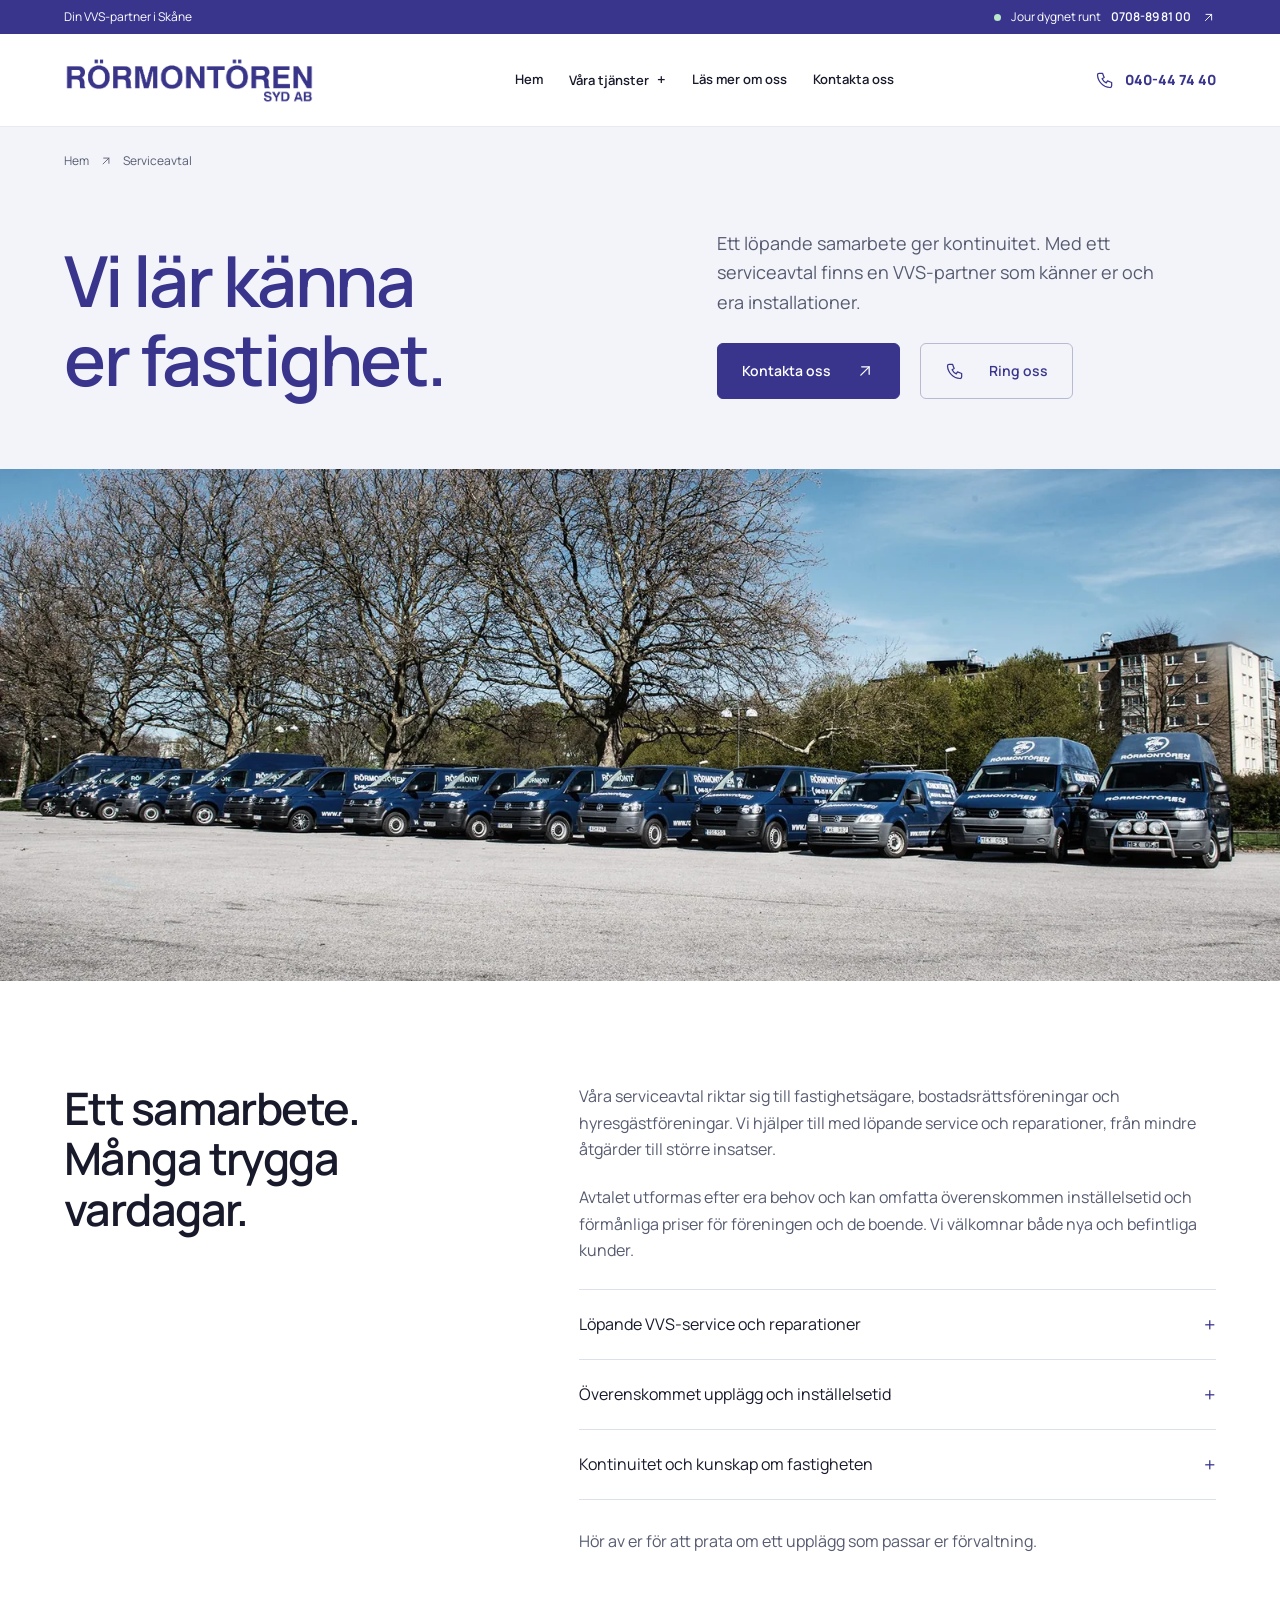
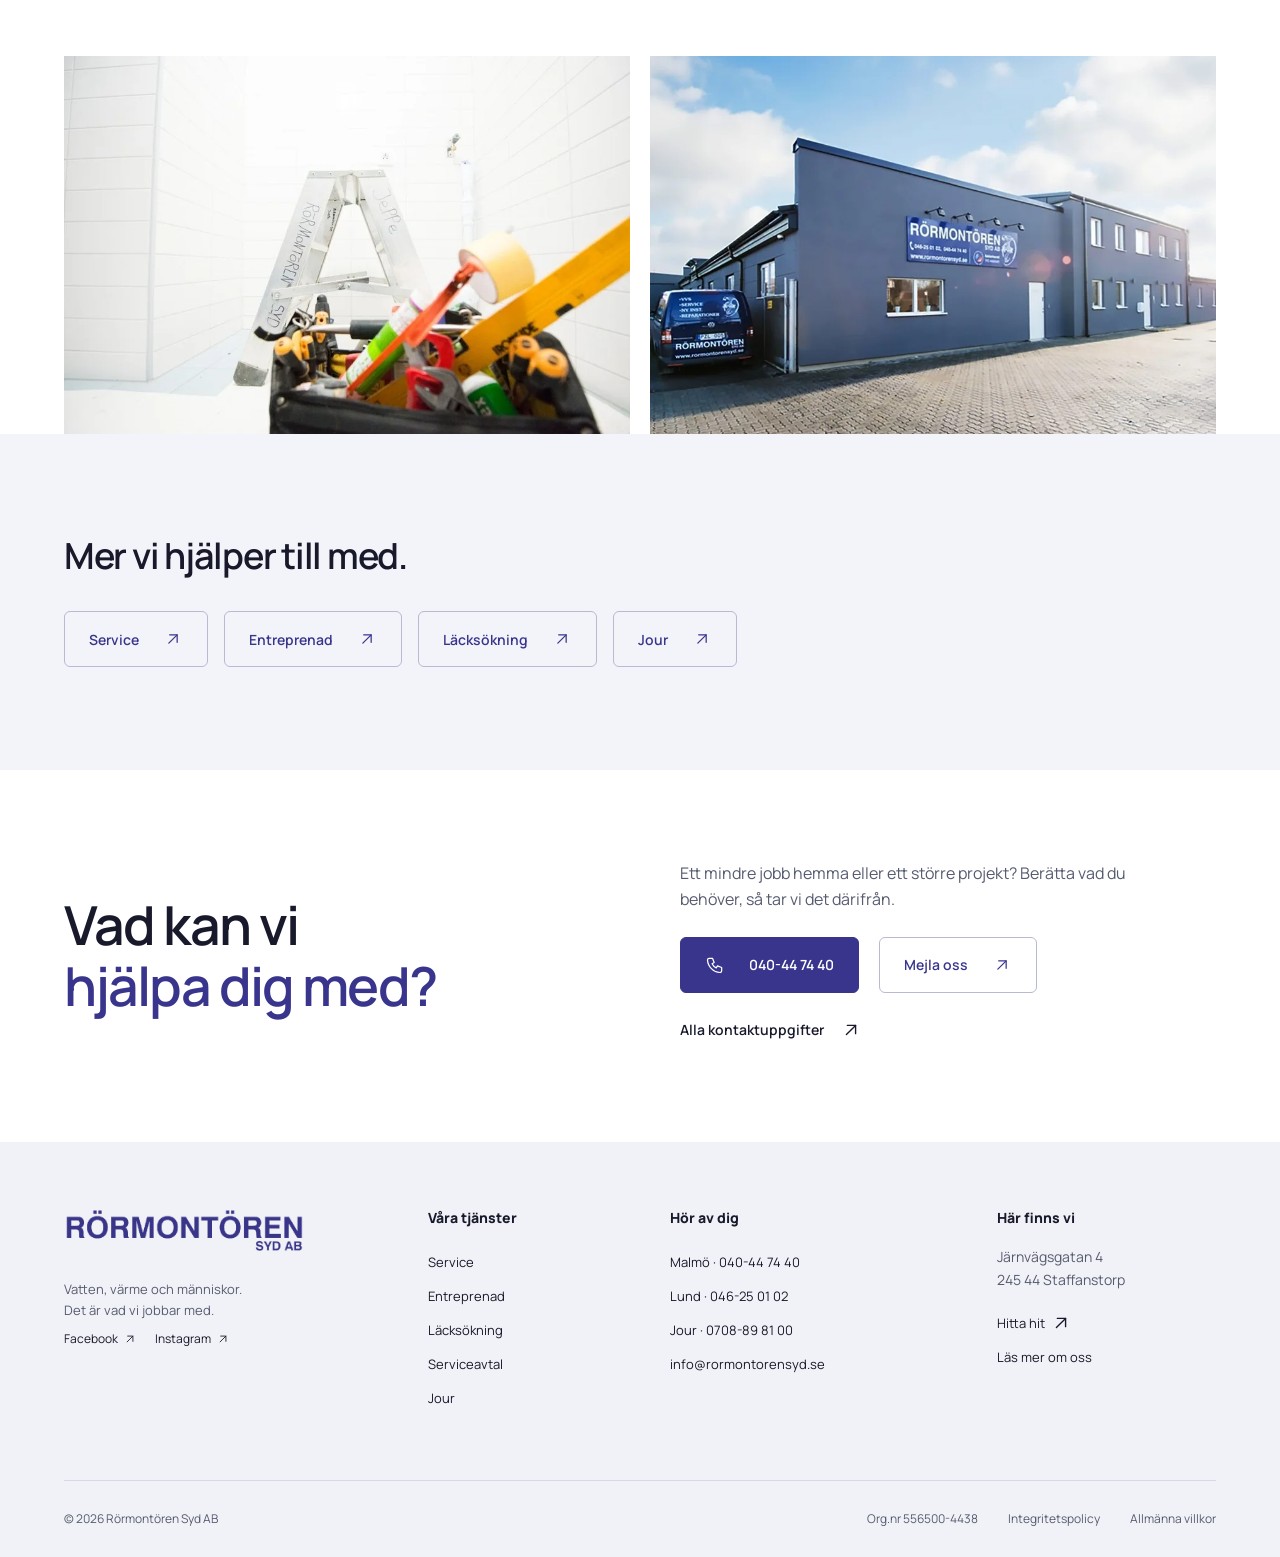
<file: serviceavtal-2/index.html>
<!doctype html><html lang="sv"><head><meta charset="utf-8"><meta name="viewport" content="width=device-width, initial-scale=1"><title>Serviceavtal för fastigheter och BRF | Rörmontören Syd</title><meta name="description" content="Långsiktiga VVS-serviceavtal för bostadsrättsföreningar, hyresgästföreningar och fastighetsägare i Skåne."><meta name="robots" content="noindex, nofollow"><meta name="theme-color" content="#35358b"><link rel="canonical" href="https://rormontoren-syd-design.carlzzon121.chatgpt.site/serviceavtal-2/"><meta property="og:locale" content="sv_SE"><meta property="og:type" content="website"><meta property="og:title" content="Serviceavtal för fastigheter och BRF | Rörmontören Syd"><meta property="og:description" content="Långsiktiga VVS-serviceavtal för bostadsrättsföreningar, hyresgästföreningar och fastighetsägare i Skåne."><meta property="og:url" content="https://rormontoren-syd-design.carlzzon121.chatgpt.site/serviceavtal-2/"><meta property="og:image" content="https://rormontoren-syd-design.carlzzon121.chatgpt.site/assets/fordon-1600.webp"><link rel="icon" href="../assets/favicon.svg" type="image/svg+xml"><link rel="preload" href="../assets/manrope-400.ttf" as="font" type="font/ttf" crossorigin><link rel="stylesheet" href="../styles.css"><script src="../app.js" defer></script><script type="application/ld+json">{"@context":"https://schema.org","@type":"Plumber","name":"Rörmontören Syd AB","url":"https://rormontorensyd.se/","telephone":"+4640447440","email":"info@rormontorensyd.se","address":{"@type":"PostalAddress","streetAddress":"Järnvägsgatan 4","postalCode":"245 44","addressLocality":"Staffanstorp","addressCountry":"SE"},"areaServed":"Skåne","image":"https://rormontoren-syd-design.carlzzon121.chatgpt.site/assets/montor-1200.webp"}</script></head><body><a class="skip" href="#main">Hoppa till innehåll</a>
 <div class="utility"><div class="wrap utility-inner"><span>Din VVS-partner i Skåne</span><a href="../jour/index.html"><span class="status-dot" aria-hidden="true"></span>Jour dygnet runt <strong>0708-89 81 00</strong><svg class="icon" aria-hidden="true" viewBox="0 0 24 24">
  <path stroke="none" d="M0 0h24v24H0z" fill="none"/>
  <path d="M17 7l-10 10" />
  <path d="M8 7l9 0l0 9" />
</svg></a></div></div>
 <header class="site-header"><div class="wrap nav-inner"><a href="../index.html" class="brand" aria-label="Rörmontören Syd – hem"><img src="../assets/logo.webp" width="1000" height="193" alt="Rörmontören Syd AB"></a>
 <nav class="desktop-nav" aria-label="Huvudmeny"><a href="../index.html" >Hem</a><details class="nav-dropdown"><summary>Våra tjänster</summary><div class="dropdown"><a href="../service/index.html" >Service<svg class="icon" aria-hidden="true" viewBox="0 0 24 24">
  <path stroke="none" d="M0 0h24v24H0z" fill="none"/>
  <path d="M17 7l-10 10" />
  <path d="M8 7l9 0l0 9" />
</svg></a><a href="../entreprenad/index.html" >Entreprenad<svg class="icon" aria-hidden="true" viewBox="0 0 24 24">
  <path stroke="none" d="M0 0h24v24H0z" fill="none"/>
  <path d="M17 7l-10 10" />
  <path d="M8 7l9 0l0 9" />
</svg></a><a href="../lacksokning/index.html" >Läcksökning<svg class="icon" aria-hidden="true" viewBox="0 0 24 24">
  <path stroke="none" d="M0 0h24v24H0z" fill="none"/>
  <path d="M17 7l-10 10" />
  <path d="M8 7l9 0l0 9" />
</svg></a><a href="../serviceavtal-2/index.html" aria-current="page">Serviceavtal<svg class="icon" aria-hidden="true" viewBox="0 0 24 24">
  <path stroke="none" d="M0 0h24v24H0z" fill="none"/>
  <path d="M17 7l-10 10" />
  <path d="M8 7l9 0l0 9" />
</svg></a><a href="../jour/index.html" >Jour<svg class="icon" aria-hidden="true" viewBox="0 0 24 24">
  <path stroke="none" d="M0 0h24v24H0z" fill="none"/>
  <path d="M17 7l-10 10" />
  <path d="M8 7l9 0l0 9" />
</svg></a></div></details><a href="../om-oss/index.html" >Läs mer om oss</a><a href="../kontakt/index.html" >Kontakta oss</a></nav>
 <a class="header-call" href="tel:+4640447440" aria-label="Ring Rörmontören Syd på 040-44 74 40"><svg class="icon" aria-hidden="true" viewBox="0 0 24 24">
  <path stroke="none" d="M0 0h24v24H0z" fill="none"/>
  <path d="M5 4h4l2 5l-2.5 1.5a11 11 0 0 0 5 5l1.5 -2.5l5 2v4a2 2 0 0 1 -2 2a16 16 0 0 1 -15 -15a2 2 0 0 1 2 -2" />
</svg><span>040-44 74 40</span></a><button class="menu-toggle" aria-expanded="false" aria-controls="mobile-nav" aria-label="Öppna menyn"><svg class="icon" aria-hidden="true" viewBox="0 0 24 24">
  <path stroke="none" d="M0 0h24v24H0z" fill="none"/>
  <path d="M4 6l16 0" />
  <path d="M4 12l16 0" />
  <path d="M4 18l16 0" />
</svg><span>Meny</span></button></div>
 <nav id="mobile-nav" class="mobile-nav" aria-label="Mobilmeny" hidden><a href="../index.html">Hem</a><details><summary>Våra tjänster</summary><a href="../service/index.html">Service</a><a href="../entreprenad/index.html">Entreprenad</a><a href="../lacksokning/index.html">Läcksökning</a><a href="../serviceavtal-2/index.html">Serviceavtal</a><a href="../jour/index.html">Jour</a></details><a href="../om-oss/index.html">Läs mer om oss</a><a href="../kontakt/index.html">Kontakta oss</a><a href="tel:+46708898100">Jour: 0708-89 81 00</a></nav></header><main id="main"><section class="page-intro"><div class="wrap"><nav class="breadcrumb" aria-label="Brödsmulor"><a href="../index.html">Hem</a><svg class="icon" aria-hidden="true" viewBox="0 0 24 24">
  <path stroke="none" d="M0 0h24v24H0z" fill="none"/>
  <path d="M17 7l-10 10" />
  <path d="M8 7l9 0l0 9" />
</svg><span aria-current="page">Serviceavtal</span></nav><div class="intro-layout"><h1>Vi lär känna<br>er fastighet.</h1><div><p>Ett löpande samarbete ger kontinuitet. Med ett serviceavtal finns en VVS-partner som känner er och era installationer.</p><div class="actions"><a class="button solid" href="../kontakt/index.html">Kontakta oss<svg class="icon" aria-hidden="true" viewBox="0 0 24 24">
  <path stroke="none" d="M0 0h24v24H0z" fill="none"/>
  <path d="M17 7l-10 10" />
  <path d="M8 7l9 0l0 9" />
</svg></a><a class="button outline" href="tel:+4640447440"><svg class="icon" aria-hidden="true" viewBox="0 0 24 24">
  <path stroke="none" d="M0 0h24v24H0z" fill="none"/>
  <path d="M5 4h4l2 5l-2.5 1.5a11 11 0 0 0 5 5l1.5 -2.5l5 2v4a2 2 0 0 1 -2 2a16 16 0 0 1 -15 -15a2 2 0 0 1 2 -2" />
</svg>Ring oss</a></div></div></div></div></section><img class="page-photo" src="../assets/fordon-1600.webp" srcset="../assets/fordon-480.webp 480w, ../assets/fordon-900.webp 900w, ../assets/fordon-1600.webp 1600w" sizes="100vw" alt="Rörmontören Syds servicebilar redo för uppdrag" width="2000" height="1334" fetchpriority="high" loading="eager" decoding="async"><section class="section wrap editorial"><h2>Ett samarbete.<br>Många trygga vardagar.</h2><div class="prose"><p>Våra serviceavtal riktar sig till fastighetsägare, bostadsrättsföreningar och hyresgästföreningar. Vi hjälper till med löpande service och reparationer, från mindre åtgärder till större insatser.</p><p>Avtalet utformas efter era behov och kan omfatta överenskommen inställelsetid och förmånliga priser för föreningen och de boende. Vi välkomnar både nya och befintliga kunder.</p><ul class="plain-list"><li>Löpande VVS-service och reparationer</li><li>Överenskommet upplägg och inställelsetid</li><li>Kontinuitet och kunskap om fastigheten</li></ul><p style="margin-top:28px">Hör av er för att prata om ett upplägg som passar er förvaltning.</p></div></section><div class="wrap two-images"><img class="" src="../assets/verktyg-1000.webp" srcset="../assets/verktyg-480.webp 480w, ../assets/verktyg-900.webp 900w, ../assets/verktyg-1000.webp 1000w" sizes="(max-width: 700px) 100vw, 50vw" alt="Utrustning för löpande VVS-service" width="1000" height="667" loading="lazy" decoding="async"><img class="" src="../assets/kontor-1500.webp" srcset="../assets/kontor-480.webp 480w, ../assets/kontor-900.webp 900w, ../assets/kontor-1500.webp 1500w" sizes="(max-width: 700px) 100vw, 50vw" alt="Rörmontören Syds lokaler i Staffanstorp" width="1500" height="1001" loading="lazy" decoding="async"></div><section class="section related"><div class="wrap"><h2>Mer vi hjälper till med.</h2><div class="related-links"><a class="button outline" href="../service/index.html">Service<svg class="icon" aria-hidden="true" viewBox="0 0 24 24">
  <path stroke="none" d="M0 0h24v24H0z" fill="none"/>
  <path d="M17 7l-10 10" />
  <path d="M8 7l9 0l0 9" />
</svg></a><a class="button outline" href="../entreprenad/index.html">Entreprenad<svg class="icon" aria-hidden="true" viewBox="0 0 24 24">
  <path stroke="none" d="M0 0h24v24H0z" fill="none"/>
  <path d="M17 7l-10 10" />
  <path d="M8 7l9 0l0 9" />
</svg></a><a class="button outline" href="../lacksokning/index.html">Läcksökning<svg class="icon" aria-hidden="true" viewBox="0 0 24 24">
  <path stroke="none" d="M0 0h24v24H0z" fill="none"/>
  <path d="M17 7l-10 10" />
  <path d="M8 7l9 0l0 9" />
</svg></a><a class="button outline" href="../jour/index.html">Jour<svg class="icon" aria-hidden="true" viewBox="0 0 24 24">
  <path stroke="none" d="M0 0h24v24H0z" fill="none"/>
  <path d="M17 7l-10 10" />
  <path d="M8 7l9 0l0 9" />
</svg></a></div></div></section><section class="contact-band"><div class="wrap contact-band-inner"><h2>Vad kan vi<br><span>hjälpa dig med?</span></h2><div><p>Ett mindre jobb hemma eller ett större projekt? Berätta vad du behöver, så tar vi det därifrån.</p><div class="actions"><a class="button solid" href="tel:+4640447440"><svg class="icon" aria-hidden="true" viewBox="0 0 24 24">
  <path stroke="none" d="M0 0h24v24H0z" fill="none"/>
  <path d="M5 4h4l2 5l-2.5 1.5a11 11 0 0 0 5 5l1.5 -2.5l5 2v4a2 2 0 0 1 -2 2a16 16 0 0 1 -15 -15a2 2 0 0 1 2 -2" />
</svg>040-44 74 40</a><a class="button outline" href="mailto:info@rormontorensyd.se">Mejla oss<svg class="icon" aria-hidden="true" viewBox="0 0 24 24">
  <path stroke="none" d="M0 0h24v24H0z" fill="none"/>
  <path d="M17 7l-10 10" />
  <path d="M8 7l9 0l0 9" />
</svg></a></div><a class="text-link" href="../kontakt/index.html">Alla kontaktuppgifter<svg class="icon" aria-hidden="true" viewBox="0 0 24 24">
  <path stroke="none" d="M0 0h24v24H0z" fill="none"/>
  <path d="M17 7l-10 10" />
  <path d="M8 7l9 0l0 9" />
</svg></a></div></div></section></main><footer><div class="wrap footer-grid"><div class="footer-brand"><img src="../assets/logo.webp" alt="Rörmontören Syd AB" width="1000" height="193"><p>Vatten, värme och människor.<br>Det är vad vi jobbar med.</p><a href="https://www.facebook.com/profile.php?id=100033242960676" target="_blank" rel="noopener noreferrer">Facebook<svg class="icon" aria-hidden="true" viewBox="0 0 24 24">
  <path stroke="none" d="M0 0h24v24H0z" fill="none"/>
  <path d="M17 7l-10 10" />
  <path d="M8 7l9 0l0 9" />
</svg></a><a href="https://www.instagram.com/rormontorensyd/" target="_blank" rel="noopener noreferrer">Instagram<svg class="icon" aria-hidden="true" viewBox="0 0 24 24">
  <path stroke="none" d="M0 0h24v24H0z" fill="none"/>
  <path d="M17 7l-10 10" />
  <path d="M8 7l9 0l0 9" />
</svg></a></div><div><h2>Våra tjänster</h2><a href="../service/index.html">Service</a><a href="../entreprenad/index.html">Entreprenad</a><a href="../lacksokning/index.html">Läcksökning</a><a href="../serviceavtal-2/index.html">Serviceavtal</a><a href="../jour/index.html">Jour</a></div><div><h2>Hör av dig</h2><a href="tel:+4640447440">Malmö · 040-44 74 40</a><a href="tel:+4646250102">Lund · 046-25 01 02</a><a href="tel:+46708898100">Jour · 0708-89 81 00</a><a href="mailto:info@rormontorensyd.se">info@rormontorensyd.se</a></div><div><h2>Här finns vi</h2><address>Järnvägsgatan 4<br>245 44 Staffanstorp</address><a href="https://www.google.com/maps/search/?api=1&query=J%C3%A4rnv%C3%A4gsgatan+4+245+44+Staffanstorp" target="_blank" rel="noopener noreferrer">Hitta hit<svg class="icon" aria-hidden="true" viewBox="0 0 24 24">
  <path stroke="none" d="M0 0h24v24H0z" fill="none"/>
  <path d="M17 7l-10 10" />
  <path d="M8 7l9 0l0 9" />
</svg></a><a href="../om-oss/index.html">Läs mer om oss</a></div></div><div class="wrap footer-bottom"><span>© 2026 Rörmontören Syd AB</span><span>Org.nr 556500-4438</span><a href="../integritetspolicy/index.html">Integritetspolicy</a><a href="../allmanna-villkor/index.html">Allmänna villkor</a></div></footer></body></html>
</file>
<file: styles.css>
@font-face{font-family:Manrope;src:url('./assets/manrope-400.ttf') format('truetype');font-style:normal;font-weight:400;font-display:swap}
@font-face{font-family:Manrope;src:url('./assets/manrope-600.ttf') format('truetype');font-style:normal;font-weight:600;font-display:swap}
@font-face{font-family:Manrope;src:url('./assets/manrope-800.ttf') format('truetype');font-style:normal;font-weight:800;font-display:swap}
:root{--blue:#39358d;--blue-dark:#252260;--ink:#181a2b;--muted:#565b70;--paper:#fff;--wash:#f3f4f9;--line:#dce0ea;--pale:#d9dcff;--space:clamp(24px,5vw,88px);--ease:cubic-bezier(.16,1,.3,1);color-scheme:light}
*{box-sizing:border-box}html{scroll-behavior:smooth;scroll-padding-top:110px}body{margin:0;color:var(--ink);background:var(--paper);font:400 16px/1.65 Manrope,Arial,sans-serif;-webkit-font-smoothing:antialiased}::selection{background:var(--blue);color:#fff}a{color:inherit;text-decoration:none;text-underline-offset:5px}button,summary,a{-webkit-tap-highlight-color:transparent}button{font:inherit}button,a,summary{touch-action:manipulation}a:focus-visible,button:focus-visible,summary:focus-visible{outline:3px solid #7776d9;outline-offset:5px}img{display:block;max-width:100%;height:auto}h1,h2,h3,p,figure{margin:0}h1,h2,h3{line-height:1.12;text-wrap:balance;letter-spacing:-.035em}h1,h2{font-weight:600}h2{font-size:clamp(34px,4.2vw,62px)}h2 span{color:var(--blue)}h3{font-weight:600}p{max-width:65ch}address{font-style:normal}.wrap{width:min(1360px,100% - var(--space)*2);margin-inline:auto}.section{padding-block:clamp(64px,8vw,124px)}.icon{width:22px;height:22px;flex:none;fill:none;stroke:currentColor;stroke-width:1.5;stroke-linecap:round;stroke-linejoin:round}.skip{position:fixed;z-index:50;left:16px;top:-80px;background:#fff;color:var(--blue);padding:12px 20px}.skip:focus{top:10px}.utility{background:var(--blue);color:white;font-size:12px}.utility-inner{display:flex;justify-content:space-between;align-items:center;min-height:34px}.utility a{display:flex;align-items:center;gap:10px}.utility .icon{width:15px;height:15px}.utility strong{font-weight:600}.status-dot{width:7px;height:7px;background:#b8e7c9;border-radius:50%;display:inline-block;flex:none}.site-header{background:#fff;position:sticky;top:0;z-index:20;border-bottom:1px solid #e9eaf1}.nav-inner{height:92px;display:flex;align-items:center;justify-content:space-between;gap:30px}.brand{width:250px;flex:none}.brand img{width:100%;height:auto}.desktop-nav{display:flex;gap:26px;align-items:center;font-size:13px;font-weight:600}.desktop-nav>a{padding-block:24px}.desktop-nav a:hover,.desktop-nav a[aria-current]{color:var(--blue)}.nav-dropdown{position:relative}.nav-dropdown summary{cursor:pointer;padding-block:24px;list-style:none}.nav-dropdown summary::after{content:'+';margin-left:8px;font-size:15px}.nav-dropdown[open] summary::after{content:'−'}.dropdown{position:absolute;min-width:260px;top:100%;left:-24px;padding:12px 24px;background:#fff;box-shadow:0 16px 40px #181a2b18;border-radius:0 0 12px 12px}.dropdown a{display:flex;padding:14px 0;justify-content:space-between;border-bottom:1px solid var(--line)}.dropdown a:last-child{border:0}.header-call{display:flex;gap:10px;align-items:center;color:var(--blue);font-weight:800;font-size:14px;white-space:nowrap}.header-call .icon{width:20px}.menu-toggle,.mobile-nav{display:none}.button{display:inline-flex;align-items:center;justify-content:center;gap:24px;min-height:56px;padding:15px 24px;font-size:14px;font-weight:600;border-radius:6px;transition:background .2s,color .2s,border-color .2s}.button .icon{width:20px;height:20px}.button.solid{background:var(--blue);color:#fff;border:1px solid var(--blue)}.button.solid:hover{background:var(--blue-dark)}.button.white{background:white;color:var(--blue);border:1px solid white}.button.white:hover{background:var(--pale);border-color:var(--pale)}.button.outline{border:1px solid #b7bad0;color:var(--blue);background:transparent}.button.outline:hover{background:var(--blue);border-color:var(--blue);color:#fff}.actions{display:flex;gap:20px;align-items:center;flex-wrap:wrap}.text-link{display:inline-flex;gap:16px;align-items:center;min-height:44px;font-weight:600;font-size:14px}.text-link:hover{text-decoration:underline}.hero{position:relative;color:white;height:min(830px,calc(100svh - 126px));min-height:610px;isolation:isolate;overflow:hidden;background:#1a2030}.hero-image{position:absolute;width:100%;height:100%;object-fit:cover;object-position:center 42%;z-index:-3}.hero-shade{position:absolute;inset:0;z-index:-2;background:linear-gradient(90deg,rgba(15,20,34,.05) 10%,rgba(14,16,31,.55) 50%,rgba(14,16,31,.89) 100%),linear-gradient(0deg,rgba(12,14,30,.8),transparent 35%)}.hero-inner{height:100%;display:flex;flex-direction:column;justify-content:center;position:relative}.hero-copy{margin-left:48%;padding-bottom:54px}.hero h1{font-size:clamp(52px,5.8vw,88px);line-height:1.055;letter-spacing:-.04em}.hero h1 span{color:#dadbff}.hero p{margin-top:26px;font-size:16px;line-height:1.8;color:#f4f4fa}.hero .actions{margin-top:32px;gap:28px}.hero-link{display:inline-flex;align-items:center;gap:10px;font-size:14px;font-weight:600;min-height:44px}.hero-link:hover{text-decoration:underline}.hero-caption{position:absolute;bottom:30px;left:0;right:0;display:flex;align-items:end;justify-content:space-between;gap:20px;font-size:12px;line-height:1.5}.hero-caption>a{display:flex;align-items:center;gap:16px}.hero-caption>span{font-size:13px;font-weight:600}.trust-strip{display:grid;grid-template-columns:1.1fr 1.2fr 1fr 1fr;align-items:center;gap:30px;padding-block:32px;border-bottom:1px solid var(--line)}.trust-strip img{width:178px;max-height:73px;object-fit:contain}.trust-strip p{font-size:12px;color:var(--muted);padding-left:25px;border-left:1px solid var(--line)}.trust-strip strong{font-weight:600;color:var(--ink);font-size:13px}.section-heading{display:flex;justify-content:space-between;align-items:end;gap:48px;margin-bottom:48px}.section-heading>p{max-width:410px;color:var(--muted)}.service-features{display:grid;grid-template-columns:1fr 1fr;gap:32px}.image-wrap{position:relative;overflow:hidden;background:var(--wash)}.image-wrap>img{width:100%;height:auto;aspect-ratio:1.5;object-fit:cover;transition:transform .65s var(--ease)}.image-arrow{position:absolute;bottom:20px;right:20px;width:48px;height:48px;background:#fff;color:var(--blue);display:grid;place-items:center;border-radius:50%;transition:background .2s,color .2s}.service-feature:hover .image-arrow{background:var(--blue);color:#fff}.service-feature:hover .image-wrap>img{transform:scale(1.025)}.feature-title{padding-block:24px;display:flex;gap:20px;align-items:start;justify-content:space-between}.feature-title h3{font-size:26px;color:var(--blue)}.feature-title p{font-size:13px;color:var(--muted);max-width:190px;text-align:right}.service-rows{margin-top:24px}.service-rows>a{display:grid;grid-template-columns:1fr 1.5fr 26px;gap:30px;align-items:center;padding-block:26px;border-top:1px solid var(--line);transition:color .2s}.service-rows>a:last-child{border-bottom:1px solid var(--line)}.service-rows h3{font-size:24px}.service-rows p{font-size:14px;color:var(--muted)}.service-rows a:hover h3{color:var(--blue)}.emergency{background:var(--blue);color:white;padding-block:70px}.emergency-inner{display:grid;grid-template-columns:1fr 1fr;gap:80px;align-items:center}.availability{display:flex;align-items:center;gap:10px;font-size:13px;margin-bottom:28px}.emergency h2{font-size:clamp(38px,4.2vw,60px)}.jour-path{position:relative;padding-left:35px;border-left:1px solid #918ec9;border-top-left-radius:38px}.jour-path>a:not(.text-link){display:grid;grid-template-columns:1fr auto 24px;align-items:center;gap:24px;border-bottom:1px solid #827ebe;padding-block:20px}.jour-path a>span{font-weight:600;font-size:14px}.jour-path small{display:block;color:#dadbf6;font-size:12px;font-weight:400;margin-top:3px}.jour-path strong{font-size:22px;letter-spacing:-.02em;font-weight:600;font-variant-numeric:tabular-nums;white-space:nowrap}.jour-path .text-link{margin-top:15px}.about-preview{display:grid;grid-template-columns:1.14fr 1fr;gap:clamp(36px,7vw,104px);align-items:center}.about-images .fleet{aspect-ratio:1.15;width:100%;object-fit:cover}.image-note{font-size:11px;color:var(--muted);padding-top:14px}.about-copy p{color:var(--muted);margin-top:26px}.about-copy .button{margin-top:30px}.craft-band{position:relative;min-height:550px;display:flex;align-items:center;color:#fff;background:#152131;isolation:isolate}.craft-band>img{position:absolute;inset:0;width:100%;height:100%;object-fit:cover;object-position:center;z-index:-2}.craft-band::after{content:'';position:absolute;inset:0;background:linear-gradient(90deg,#101727ed,#10172755 65%,#10172720);z-index:-1}.craft-content{padding-block:75px}.craft-content h2{font-size:clamp(40px,5vw,72px)}.craft-content p{margin-top:26px;color:#e4e8f2}.craft-content .text-link{margin-top:24px}.review-section{background:var(--wash)}.review-layout{display:grid;grid-template-columns:1fr 1.1fr;gap:100px}.rating{display:flex;gap:25px;align-items:center;margin-top:45px}.rating>strong{font-size:60px;line-height:1;color:var(--blue);font-weight:600;letter-spacing:-.04em}.rating>strong>span{font-size:20px;margin-left:4px;color:var(--muted)}.rating>span{font-size:12px;max-width:140px;line-height:1.8}.rating .icon{vertical-align:middle;margin-left:6px;width:17px}blockquote{font-size:clamp(24px,2.3vw,34px);line-height:1.4;letter-spacing:-.025em;margin:0}.review-layout figure{padding-top:7px}.review-layout figcaption{display:flex;gap:16px;align-items:center;margin-block:30px 20px;font-size:13px}.review-layout figcaption strong,.review-layout figcaption div>span{display:block}.review-layout figcaption div>span{color:var(--muted)}.review-avatar{width:44px;height:44px;border-radius:50%;background:#e0e1ed;display:grid;place-items:center;color:var(--blue)}.review-date{display:block;font-size:10px;color:var(--muted);margin-top:12px}.contact-band{padding-block:90px;background:#fff}.contact-band-inner{display:grid;grid-template-columns:1fr 1fr;gap:80px;align-items:center}.contact-band p{max-width:460px;color:var(--muted);margin-bottom:24px}.contact-band .text-link{margin-top:15px}footer{background:#f1f2f7;padding-top:65px}.footer-grid{display:grid;grid-template-columns:1.3fr .8fr 1.15fr .9fr;gap:48px;padding-bottom:65px}.footer-brand>img{width:240px;max-width:100%}.footer-brand p{font-size:13px;margin-top:26px;color:var(--muted)}.footer-brand>a{display:inline-flex!important;margin-right:18px;font-size:12px!important}.footer-brand .icon{width:14px}.footer-grid h2{font-size:14px;font-weight:800;letter-spacing:0;margin:3px 0 20px}.footer-grid a{display:flex;gap:5px;align-items:center;font-size:12px;min-height:34px}.footer-grid a:hover{text-decoration:underline}.footer-grid address{font-size:13px;color:var(--muted);margin-bottom:15px}.footer-bottom{display:flex;align-items:center;gap:30px;border-top:1px solid #d6d9e5;padding-block:22px;color:var(--muted);font-size:10px}.footer-bottom span:first-child{margin-right:auto}.footer-bottom a:hover{text-decoration:underline}
/* Subpages share the same quiet, factual editorial system. */
.page-intro{background:var(--wash);padding-block:24px 70px}.breadcrumb{display:flex;align-items:center;gap:10px;font-size:12px;color:var(--muted);margin-bottom:58px}.breadcrumb a:hover{text-decoration:underline}.breadcrumb .icon{width:14px;height:14px}.intro-layout{display:grid;grid-template-columns:1.15fr 1fr;gap:80px;align-items:end}.page-intro h1{font-size:clamp(44px,5.5vw,80px);color:var(--blue);max-width:11ch}.intro-layout p{font-size:18px;color:var(--muted);max-width:450px}.intro-layout .actions{margin-top:25px}.page-photo{width:100%;height:clamp(300px,40vw,540px);object-fit:cover;object-position:center}.editorial{display:grid;grid-template-columns:.8fr 1.2fr;gap:90px}.editorial h2{font-size:clamp(30px,3.5vw,48px)}.prose p+p{margin-top:22px}.prose p{color:var(--muted)}.prose h3{font-size:22px;margin-block:34px 15px}.plain-list{margin:25px 0 0;padding:0;list-style:none}.plain-list li{padding:18px 0;border-top:1px solid var(--line);display:flex;justify-content:space-between;align-items:center;gap:20px}.plain-list li:last-child{border-bottom:1px solid var(--line)}.plain-list li::after{content:'+';color:var(--blue);font-size:20px}.two-images{display:grid;grid-template-columns:1fr 1fr;gap:20px}.two-images img{aspect-ratio:1.5;width:100%;height:100%;object-fit:cover}.partner-row{display:flex;gap:45px;align-items:center;flex-wrap:wrap;padding-block:30px}.partner-row img{max-width:160px;max-height:70px;object-fit:contain}.partner-row .dark-mark{padding:15px;background:var(--blue);border-radius:8px;max-height:90px}.faq{max-width:800px;margin-inline:auto}.faq h2{margin-bottom:35px}.faq details{border-bottom:1px solid var(--line);padding-block:20px}.faq summary{cursor:pointer;font-size:17px;font-weight:600;list-style:none;display:flex;justify-content:space-between;gap:24px}.faq summary::after{content:'+';font-size:24px;color:var(--blue);line-height:1}.faq details[open] summary::after{content:'−'}.faq p{margin-top:20px;color:var(--muted);padding-right:30px}.faq p a{text-decoration:underline}.related{background:var(--wash)}.related h2{font-size:36px;margin-bottom:35px}.related-links{display:flex;flex-wrap:wrap;gap:16px}.contact-grid{display:grid;grid-template-columns:1fr 1fr;gap:80px}.contact-info h2{font-size:34px;margin-bottom:30px}.contact-item{padding-block:22px;border-top:1px solid var(--line)}.contact-item>span{display:block;font-size:12px;color:var(--muted);margin-bottom:8px}.contact-item>a{display:inline-flex;gap:16px;align-items:center;font-size:clamp(19px,2.5vw,30px);letter-spacing:-.02em;overflow-wrap:anywhere}.contact-item p{font-size:15px}.contact-photo{width:100%;aspect-ratio:1;object-fit:cover}.legal{max-width:800px}.legal h2{font-size:30px;margin-bottom:20px}.legal p{margin-bottom:22px;color:var(--muted)}.legal .actions{margin-block:28px}.muted-box{background:var(--wash);padding:35px;margin-top:40px}.muted-box h2{font-size:24px}.muted-box p:last-child{margin-bottom:0}
@media(min-width:1500px){.hero-image{object-position:center 45%}.hero-copy{margin-left:47%}}
@media(max-width:1150px){.nav-inner{gap:18px}.brand{width:215px}.desktop-nav{gap:18px;font-size:12px}.header-call{font-size:12px;gap:6px}.hero-copy{margin-left:44%}.hero h1{font-size:64px}.hero p{font-size:15px}.hero .actions{gap:14px}.hero .button{padding-inline:18px;font-size:12px}.emergency-inner{gap:45px}.jour-path{padding-left:25px}.jour-path>a:not(.text-link){gap:15px}.jour-path strong{font-size:19px}.review-layout{gap:60px}.footer-grid{gap:25px}.feature-title{display:block}.feature-title p{text-align:left;max-width:none;margin-top:10px}}
@media(max-width:950px){.desktop-nav{display:none}.nav-inner{height:80px}.header-call{margin-left:auto;font-size:14px}.menu-toggle{display:flex;gap:8px;align-items:center;min-height:44px;padding:8px 0 8px 18px;border:none;border-left:1px solid var(--line);background:none;color:var(--ink);font-size:12px;cursor:pointer}.mobile-nav:not([hidden]){display:block;max-height:calc(100svh - 80px);overflow:auto;border-top:1px solid var(--line);padding:15px var(--space) 25px;background:#fff}.mobile-nav>a,.mobile-nav>details>summary{display:block;padding:14px 0;border-bottom:1px solid var(--line);cursor:pointer;font-size:17px}.mobile-nav details>a{display:block;padding:10px 20px;color:var(--blue)}.mobile-nav details>summary::after{content:'+';float:right}.mobile-nav details[open]>summary::after{content:'−'}.hero{min-height:600px}.hero-copy{margin-left:37%}.hero h1{font-size:60px}.hero-shade{background:linear-gradient(90deg,#15172a22,#15172ab8 48%,#15172aee),linear-gradient(0deg,#111424dd,transparent 35%)}.trust-strip{gap:18px;grid-template-columns:1fr 1fr}.trust-strip p:nth-child(3){border-left:0;padding-left:0}.trust-strip img{width:155px}.section-heading{gap:30px}.section-heading p{max-width:340px;font-size:14px}.about-preview{gap:35px}.about-copy h2{font-size:38px}.about-copy p{font-size:14px}.review-layout{gap:40px}.contact-band-inner{gap:30px}.contact-band .actions{gap:12px}.footer-grid{grid-template-columns:1.2fr 1fr;gap:45px}.footer-bottom{flex-wrap:wrap;gap:15px}.footer-bottom span:first-child{width:100%}.intro-layout{gap:40px}.editorial{gap:45px}.contact-grid{gap:40px}.emergency-inner{grid-template-columns:1fr;gap:35px}.jour-path{max-width:650px;width:100%}.jour-path strong{font-size:24px}}
@media(max-width:700px){:root{--space:24px}html{scroll-padding-top:80px}.utility-inner{min-height:30px;justify-content:center;font-size:10px}.utility-inner>span{display:none}.utility a{gap:8px}.nav-inner{height:74px;gap:15px}.brand{width:180px}.header-call{margin-left:auto}.header-call span{display:none}.header-call .icon{width:22px;height:22px}.menu-toggle{padding-left:14px}.menu-toggle>span{display:none}.hero{height:calc(100svh - 104px);min-height:640px;max-height:860px}.hero-image{object-position:35% center}.hero-shade{background:linear-gradient(0deg,#101427f5 0%,#101427df 21%,#101427a8 52%,#10142712 90%)}.hero-inner{justify-content:end}.hero-copy{margin-left:0;padding-bottom:95px}.hero h1{font-size:clamp(46px,12vw,68px);line-height:1.1}.hero p{font-size:14px;margin-top:20px;max-width:340px;line-height:1.7}.hero p br{display:none}.hero .actions{margin-top:24px;gap:16px}.hero .button{font-size:12px;padding:15px 18px;gap:16px;min-height:52px}.hero-link{font-size:12px;gap:6px}.hero-caption{bottom:24px;padding-top:16px;border-top:1px solid #ffffff4d;font-size:10px;align-items:center;gap:20px}.hero-caption>span{font-size:10px}.hero-caption a{max-width:155px;gap:8px}.hero-caption .icon{width:16px}.trust-strip{padding-block:25px;column-gap:18px;row-gap:20px}.trust-strip img{width:137px;max-height:58px}.trust-strip p{font-size:10px;padding-left:16px}.trust-strip strong{font-size:11px}.section-heading{display:block;margin-bottom:32px}.section-heading>p{margin-top:22px;font-size:15px;max-width:450px}.service-features{grid-template-columns:1fr;gap:20px}.image-wrap>img{aspect-ratio:1.45}.feature-title{padding-block:19px;display:flex;gap:20px}.feature-title h3{font-size:25px}.feature-title p{max-width:175px;font-size:12px;text-align:right;margin:0}.service-rows{margin-top:8px}.service-rows>a{grid-template-columns:1fr 24px;gap:10px;padding-block:22px}.service-rows h3{font-size:21px}.service-rows p{grid-row:2;grid-column:1;max-width:280px;font-size:13px}.service-rows .icon{grid-column:2;grid-row:1/3}.emergency{padding-block:55px}.emergency h2{font-size:43px}.availability{font-size:11px;margin-bottom:23px}.jour-path{padding-left:20px}.jour-path>a:not(.text-link){grid-template-columns:1fr 24px;gap:12px}.jour-path>a:not(.text-link)>span{grid-column:1;font-size:12px}.jour-path small{display:inline;margin-left:10px;font-size:10px}.jour-path strong{font-size:26px;grid-column:1}.jour-path>a>.icon{grid-column:2;grid-row:1/3}.jour-path .text-link>.icon{grid-column:auto;grid-row:auto}.about-preview{grid-template-columns:1fr;gap:35px}.about-images .fleet{aspect-ratio:1.4}.image-note{font-size:10px}.about-copy h2{font-size:39px}.about-copy p{font-size:15px;margin-top:22px}.about-copy .button{font-size:13px;margin-top:25px}.craft-band{min-height:480px}.craft-band>img{object-position:64% center}.craft-band::after{background:linear-gradient(90deg,#101727ed,#101727a6 55%,#1017274d)}.craft-content h2{font-size:48px}.craft-content p{font-size:14px}.review-layout{grid-template-columns:1fr;gap:45px}.review-layout h2{font-size:39px}.rating{margin-top:28px}.rating>strong{font-size:52px}.review-layout blockquote{font-size:27px}.review-date{font-size:9px}.contact-band{padding-block:65px}.contact-band-inner{grid-template-columns:1fr;gap:26px}.contact-band h2{font-size:43px}.contact-band p{font-size:15px}.contact-band .button{font-size:12px;padding-inline:18px;gap:16px}.footer-grid{grid-template-columns:1fr 1fr;gap:34px 25px;padding-bottom:40px}.footer-brand{grid-column:1/-1}.footer-brand>img{width:230px}.footer-brand p{margin-top:20px}.footer-grid h2{font-size:13px;margin-bottom:15px}.footer-grid>div:nth-child(3){grid-column:1/-1;grid-row:3}.footer-grid a{font-size:11px;min-height:36px}.footer-grid address{font-size:12px}.footer-bottom{font-size:9px;padding-bottom:24px;gap:15px}.footer-bottom span:nth-child(2){width:100%}.page-intro{padding-bottom:45px}.breadcrumb{margin-bottom:35px;font-size:10px}.intro-layout{grid-template-columns:1fr;gap:25px}.page-intro h1{font-size:46px;max-width:none}.intro-layout p{font-size:16px}.intro-layout .actions{margin-top:22px}.intro-layout .button{font-size:12px;min-height:52px}.page-photo{height:320px}.editorial{grid-template-columns:1fr;gap:30px}.editorial h2{font-size:36px}.prose p{font-size:15px}.plain-list{font-size:14px}.two-images{gap:10px}.two-images img{aspect-ratio:1;height:100%;object-fit:cover}.partner-row{gap:25px}.partner-row img{max-width:125px}.faq h2{font-size:34px}.faq summary{font-size:15px}.faq p{font-size:14px;padding-right:0}.related h2{font-size:32px}.related-links{gap:10px}.related-links .button{font-size:12px;padding:12px 16px;min-height:48px;gap:16px}.contact-grid{grid-template-columns:1fr;gap:40px}.contact-info h2{font-size:30px}.contact-item>a{font-size:23px}.contact-photo{aspect-ratio:1.3}.legal h2{font-size:28px}.legal p{font-size:15px}.muted-box{padding:25px}}
/* Operational details follow their headings instead of acting as decorative kickers. */
.emergency-inner>div:first-child{display:flex;flex-direction:column;align-items:flex-start}.emergency-inner>div:first-child>.availability{order:2;margin-top:28px;margin-bottom:0}.contact-item:has(>h2){display:flex;flex-direction:column;align-items:flex-start}.contact-item:has(>h2)>h2{order:0}.contact-item:has(>h2)>span{order:1;margin-top:22px;margin-bottom:0}.contact-item:has(>h2)>p{order:2}.contact-item:has(>h2)>a{order:3}
/* Legibility and comfortable touch targets across the compact layouts. */
.header-call{min-height:44px}.utility a{min-height:34px}.hero-caption a{min-height:44px}.footer-bottom{font-size:12px}.footer-bottom a{min-height:32px;display:inline-flex;align-items:center}.review-date{font-size:11px}.trust-strip p{font-size:12px}.trust-strip strong{font-size:13px}.image-note{font-size:12px}.breadcrumb{font-size:12px}.footer-grid a{font-size:13px}.footer-grid address{font-size:14px}
@media(max-width:700px){.nav-inner{gap:10px}.brand{width:clamp(140px,46vw,180px)}.header-call{width:44px;justify-content:center;flex:none}.menu-toggle{width:40px;padding:8px;justify-content:center;flex:none}.utility-inner{font-size:11px}.hero-caption,.hero-caption>span{font-size:11px}.hero-caption a{max-width:165px}.trust-strip p{font-size:12px}.trust-strip strong{font-size:12px}.jour-path small{font-size:11px}.review-date{font-size:11px}.footer-bottom{font-size:11px}.footer-grid a{font-size:13px}.footer-grid>div:nth-child(4){min-width:0}.footer-grid address{font-size:13px}.image-note{font-size:11px}.breadcrumb{font-size:12px}.intro-layout p,.prose p,.about-copy p,.contact-band p,.legal p{font-size:16px}.feature-title p{font-size:13px}.hero-link{min-height:48px}}
@media(prefers-reduced-motion:reduce){html{scroll-behavior:auto}*,*::before,*::after{animation:none!important;transition:none!important}}
</file>
